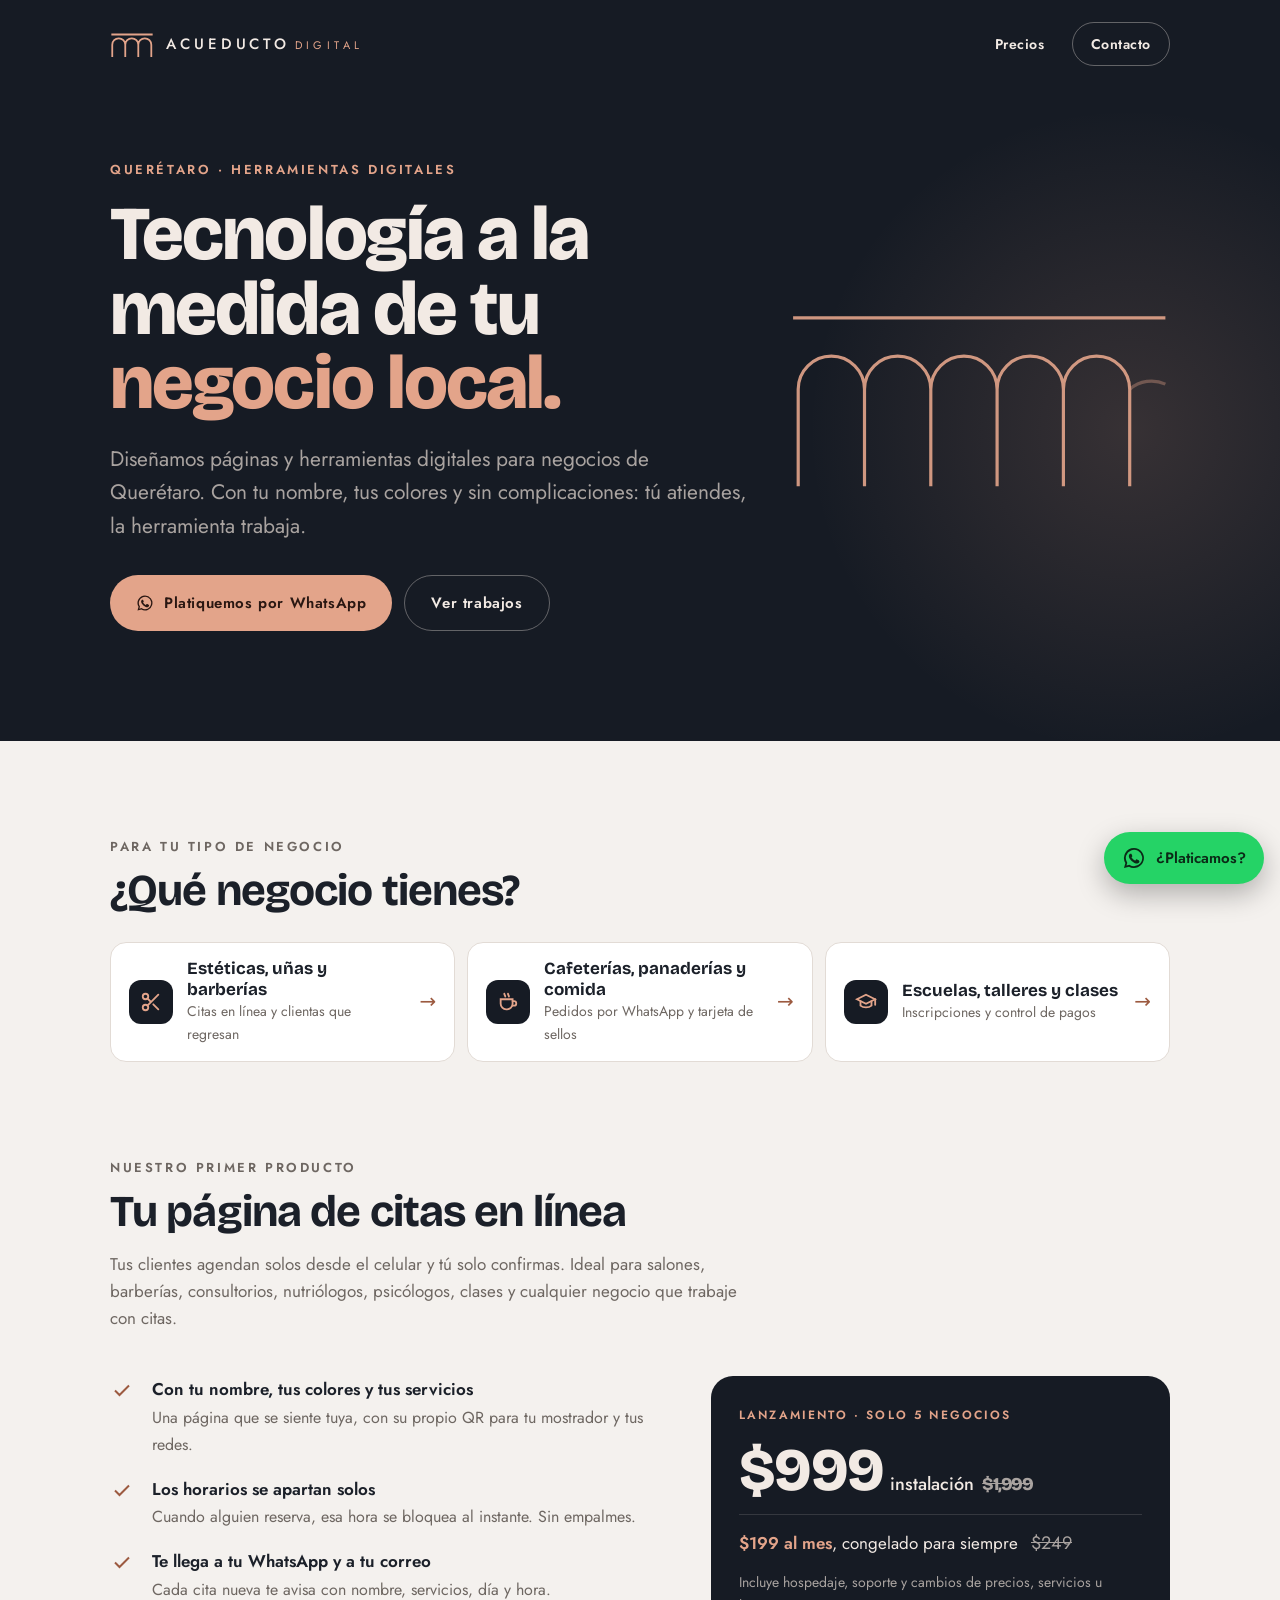
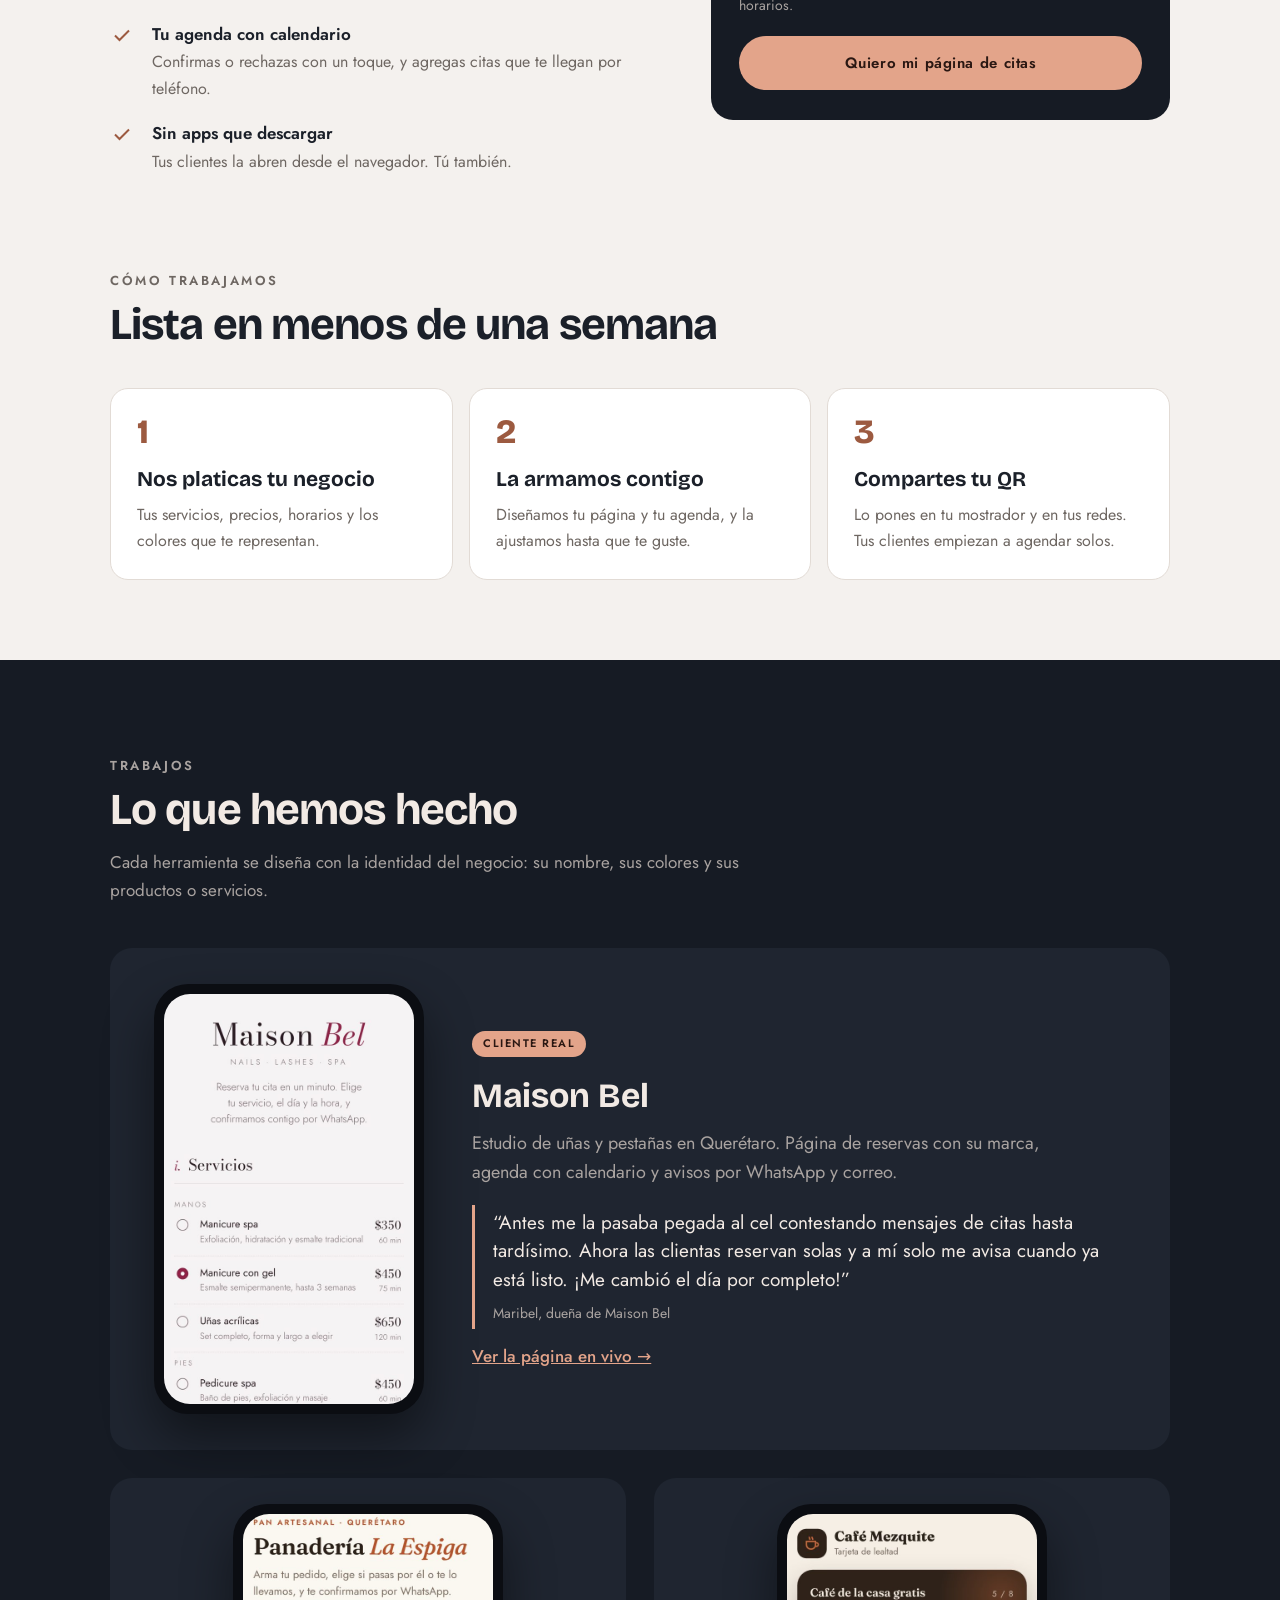
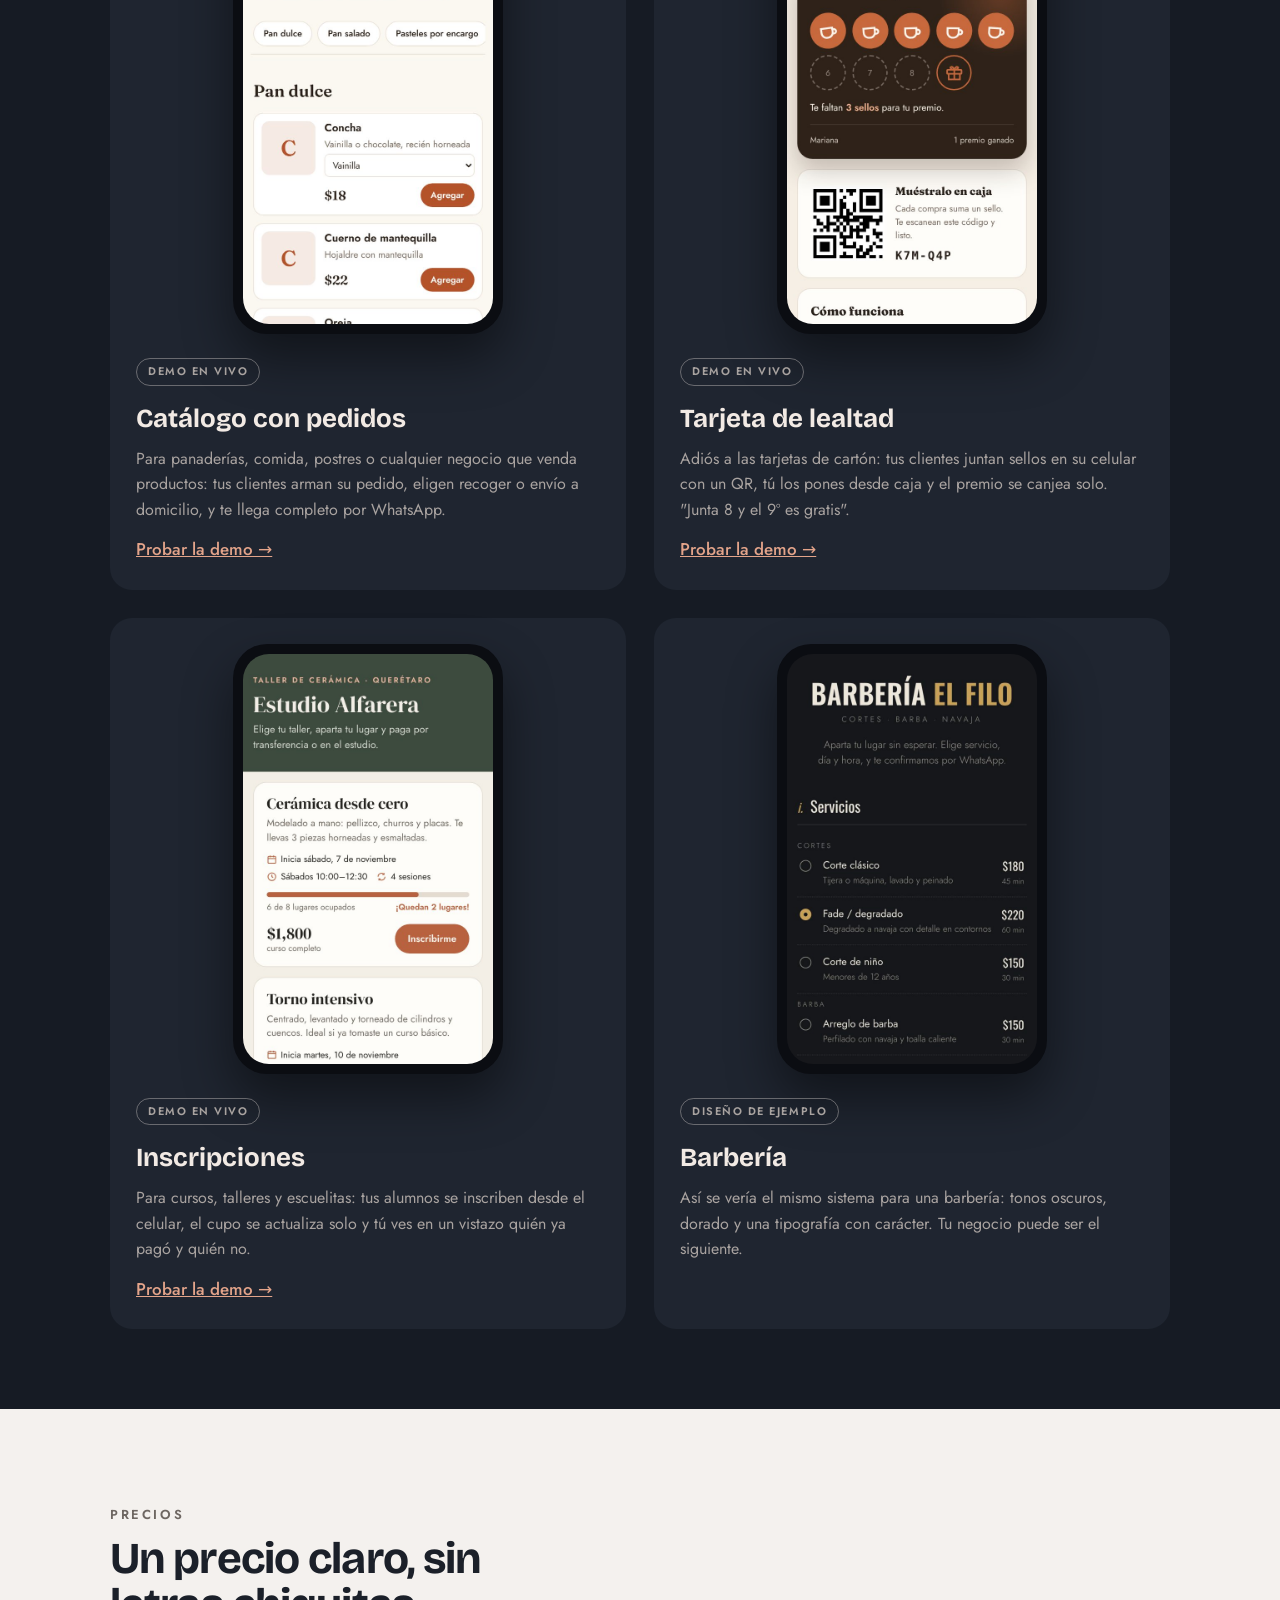
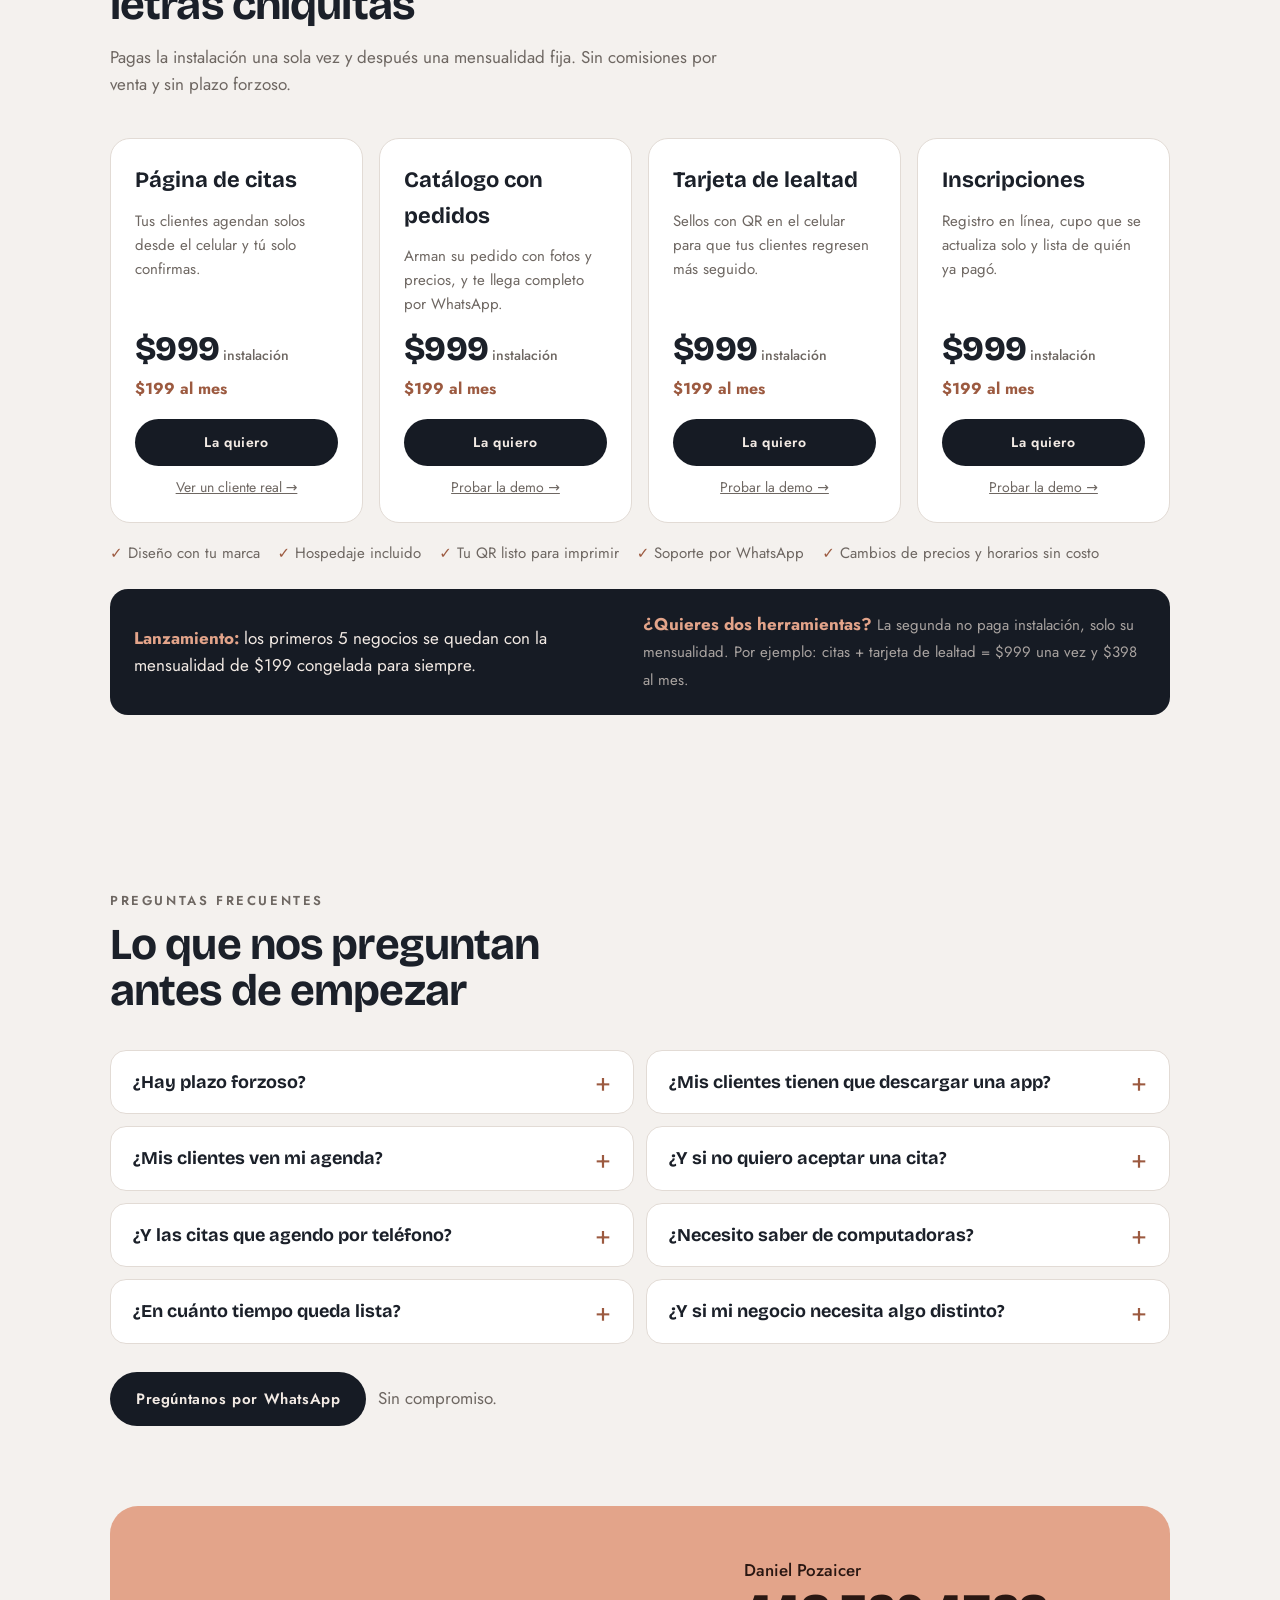
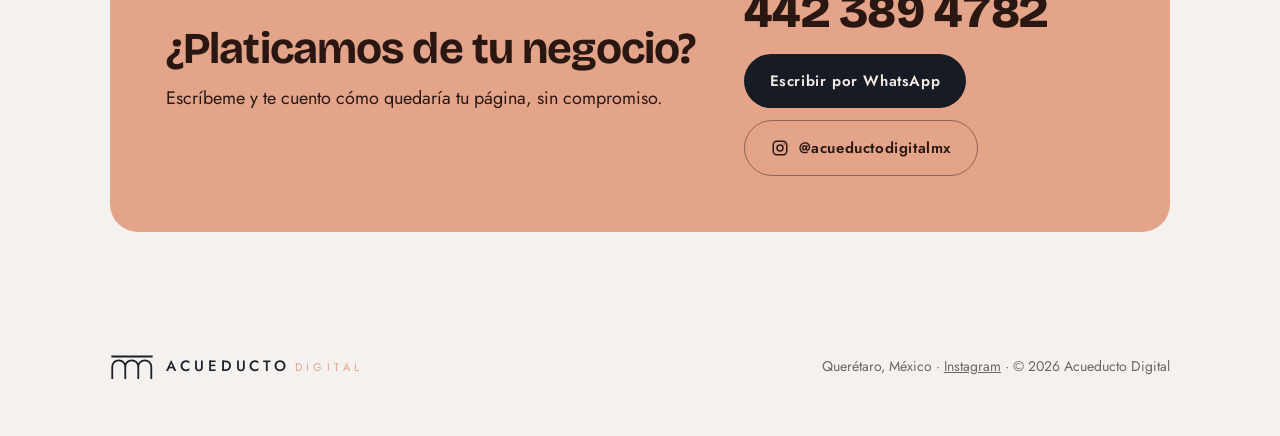
<file: index.html>
<!doctype html>
<html lang="es">
<head>
<meta charset="utf-8">
<meta name="viewport" content="width=device-width,initial-scale=1,viewport-fit=cover">
<title>Acueducto Digital · Herramientas digitales para negocios de Querétaro</title>
<meta name="description" content="Diseñamos páginas de citas y herramientas digitales a la medida para negocios de Querétaro. Con tu nombre, tus colores y sin complicaciones.">
<meta name="theme-color" content="#161B24">
<meta property="og:type" content="website">
<meta property="og:url" content="https://acueducto-digital.pages.dev/">
<meta property="og:title" content="Acueducto Digital · Herramientas digitales para negocios de Querétaro">
<meta property="og:description" content="Citas en línea, catálogo con pedidos, tarjeta de lealtad e inscripciones. Con tu nombre, tus colores y sin complicaciones.">
<meta property="og:image" content="https://acueducto-digital.pages.dev/img/og.jpg">
<meta property="og:image:width" content="1200">
<meta property="og:image:height" content="630">
<meta property="og:locale" content="es_MX">
<meta name="twitter:card" content="summary_large_image">
<link rel="icon" href="data:image/svg+xml,%3Csvg xmlns='http://www.w3.org/2000/svg' viewBox='-12 -22 122 106'%3E%3Crect x='-12' y='-22' width='122' height='106' rx='22' fill='%23161B24'/%3E%3Cpath d='M3 10H95 M5 60V33A14.5 14.5 0 0 1 34 33V60 M34 33A14.5 14.5 0 0 1 63 33V60 M63 33A14.5 14.5 0 0 1 92 33V60' fill='none' stroke='%23E3A48A' stroke-width='6'/%3E%3C/svg%3E">
<link rel="preconnect" href="https://fonts.googleapis.com">
<link rel="preconnect" href="https://fonts.gstatic.com" crossorigin>
<link rel="stylesheet" href="https://fonts.googleapis.com/css2?family=Bricolage+Grotesque:opsz,wght@12..96,500;12..96,700;12..96,800&family=Jost:wght@300;400;500;600&display=swap">
<link rel="canonical" href="https://acueducto-digital.pages.dev/">
<link rel="stylesheet" href="styles.css">
<script type="application/ld+json">
{
  "@context": "https://schema.org",
  "@type": "ProfessionalService",
  "name": "Acueducto Digital",
  "url": "https://acueducto-digital.pages.dev/",
  "image": "https://acueducto-digital.pages.dev/img/og.jpg",
  "description": "Páginas de citas, catálogos con pedidos, tarjetas de lealtad e inscripciones en línea para negocios de Querétaro.",
  "telephone": "+52 442 389 4782",
  "founder": { "@type": "Person", "name": "Daniel Pozaicer" },
  "address": { "@type": "PostalAddress", "addressLocality": "Querétaro", "addressRegion": "Qro.", "addressCountry": "MX" },
  "areaServed": { "@type": "City", "name": "Querétaro" },
  "sameAs": ["https://instagram.com/acueductodigitalmx"],
  "priceRange": "$$",
  "makesOffer": [
    { "@type": "Offer", "name": "Página de citas en línea", "price": "999", "priceCurrency": "MXN" },
    { "@type": "Offer", "name": "Catálogo con pedidos por WhatsApp", "price": "999", "priceCurrency": "MXN" },
    { "@type": "Offer", "name": "Tarjeta de lealtad digital", "price": "999", "priceCurrency": "MXN" },
    { "@type": "Offer", "name": "Inscripciones en línea para cursos y talleres", "price": "999", "priceCurrency": "MXN" }
  ]
}
</script>
</head>
<body>

<header class="hero">
  <div class="wrap">
    <div class="top">
      <a class="brand" href="#" aria-label="Acueducto Digital, inicio">
        <svg viewBox="0 0 98 62" aria-hidden="true"><path d="M3 10H95 M5 60V33A14.5 14.5 0 0 1 34 33V60 M34 33A14.5 14.5 0 0 1 63 33V60 M63 33A14.5 14.5 0 0 1 92 33V60" fill="none" stroke="#E3A48A" stroke-width="4"/></svg>
        <b>ACUEDUCTO<span>DIGITAL</span></b>
      </a>
      <div style="display:flex;gap:8px;align-items:center">
        <a class="btn btn-ghost nav-extra" href="#precios" style="border-color:transparent">Precios</a>
        <a class="btn btn-ghost" href="#contacto">Contacto</a>
      </div>
    </div>
    <div class="hero-grid">
      <div>
        <p class="eyebrow">Querétaro · Herramientas digitales</p>
        <h1>Tecnología a la medida de tu <em>negocio local.</em></h1>
        <p class="lead">Diseñamos páginas y herramientas digitales para negocios de Querétaro. Con tu nombre, tus colores y sin complicaciones: tú atiendes, la herramienta trabaja.</p>
        <div class="hero-actions">
          <a class="btn btn-primary wa" href="#" target="_blank" rel="noopener">
            <svg viewBox="0 0 24 24" fill="currentColor" aria-hidden="true"><path d="M12 2a10 10 0 0 0-8.6 15.1L2 22l5-1.3A10 10 0 1 0 12 2Zm0 18.2a8.2 8.2 0 0 1-4.2-1.2l-.3-.2-3 .8.8-2.9-.2-.3A8.2 8.2 0 1 1 12 20.2Zm4.5-6.1c-.2-.1-1.5-.7-1.7-.8-.2-.1-.4-.1-.6.1l-.8 1c-.1.2-.3.2-.5.1a6.7 6.7 0 0 1-3.3-2.9c-.3-.4.2-.4.7-1.3.1-.2 0-.3 0-.4l-.8-1.8c-.2-.5-.4-.4-.6-.4h-.5a1 1 0 0 0-.7.3 3 3 0 0 0-.9 2.2 5.2 5.2 0 0 0 1.1 2.7 11.8 11.8 0 0 0 4.5 4c1.7.7 2.3.8 3.1.6.5-.1 1.5-.6 1.7-1.2.2-.6.2-1.1.2-1.2-.1-.1-.2-.2-.4-.3Z"/></svg>
            Platiquemos por WhatsApp
          </a>
          <a class="btn btn-ghost" href="#trabajos">Ver trabajos</a>
        </div>
      </div>
      <svg class="arches" viewBox="0 0 300 150" aria-hidden="true">
        <path d="M4 14H296" fill="none" stroke="currentColor" stroke-width="2.5"/>
        <path d="M8 146V70A26 26 0 0 1 60 70V146 M60 70A26 26 0 0 1 112 70V146 M112 70A26 26 0 0 1 164 70V146 M164 70A26 26 0 0 1 216 70V146 M216 70A26 26 0 0 1 268 70V146" fill="none" stroke="currentColor" stroke-width="2.5"/>
        <path d="M268 70A26 26 0 0 1 296 66" fill="none" stroke="currentColor" stroke-width="2.5" opacity=".4"/>
      </svg>
    </div>
  </div>
</header>

<main>
  <section id="giros" style="padding-bottom:0">
    <div class="wrap">
      <div class="sec-head">
        <p class="kicker">Para tu tipo de negocio</p>
        <h2>¿Qué negocio tienes?</h2>
      </div>
      <div class="giros">
        <a class="giro" href="estetica/"><span class="ico"><svg viewBox="0 0 24 24" fill="none" stroke="currentColor" stroke-width="2" stroke-linecap="round"><circle cx="6" cy="6" r="3"/><circle cx="6" cy="18" r="3"/><path d="M20 4 8.1 15.9M14.5 14.5 20 20M8.1 8.1 12 12"/></svg></span><div><b>Estéticas, uñas y barberías</b><span>Citas en línea y clientas que regresan</span></div><span class="go">→</span></a>
        <a class="giro" href="cafeterias/"><span class="ico"><svg viewBox="0 0 24 24" fill="none" stroke="currentColor" stroke-width="2" stroke-linecap="round"><path d="M4 9h13v5a6 6 0 0 1-6 6h-1a6 6 0 0 1-6-6V9Z"/><path d="M17 11h1.5a2.5 2.5 0 0 1 0 5H17M8 3c0 1.5 1 1.5 1 3M12 3c0 1.5 1 1.5 1 3"/></svg></span><div><b>Cafeterías, panaderías y comida</b><span>Pedidos por WhatsApp y tarjeta de sellos</span></div><span class="go">→</span></a>
        <a class="giro" href="talleres/"><span class="ico"><svg viewBox="0 0 24 24" fill="none" stroke="currentColor" stroke-width="2" stroke-linecap="round"><path d="M2 9l10-5 10 5-10 5L2 9Z"/><path d="M6 11v5c3 2.5 9 2.5 12 0v-5M22 9v6"/></svg></span><div><b>Escuelas, talleres y clases</b><span>Inscripciones y control de pagos</span></div><span class="go">→</span></a>
      </div>
    </div>
  </section>

  <section id="citas">
    <div class="wrap">
      <div class="sec-head">
        <p class="kicker">Nuestro primer producto</p>
        <h2>Tu página de citas en línea</h2>
        <p>Tus clientes agendan solos desde el celular y tú solo confirmas. Ideal para salones, barberías, consultorios, nutriólogos, psicólogos, clases y cualquier negocio que trabaje con citas.</p>
      </div>
      <div class="product">
        <ul class="features">
          <li><svg viewBox="0 0 24 24" fill="none" stroke="currentColor" stroke-width="2"><path d="M5 12.5l4.5 4.5L19 7.5"/></svg><div><b>Con tu nombre, tus colores y tus servicios</b><span>Una página que se siente tuya, con su propio QR para tu mostrador y tus redes.</span></div></li>
          <li><svg viewBox="0 0 24 24" fill="none" stroke="currentColor" stroke-width="2"><path d="M5 12.5l4.5 4.5L19 7.5"/></svg><div><b>Los horarios se apartan solos</b><span>Cuando alguien reserva, esa hora se bloquea al instante. Sin empalmes.</span></div></li>
          <li><svg viewBox="0 0 24 24" fill="none" stroke="currentColor" stroke-width="2"><path d="M5 12.5l4.5 4.5L19 7.5"/></svg><div><b>Te llega a tu WhatsApp y a tu correo</b><span>Cada cita nueva te avisa con nombre, servicios, día y hora.</span></div></li>
          <li><svg viewBox="0 0 24 24" fill="none" stroke="currentColor" stroke-width="2"><path d="M5 12.5l4.5 4.5L19 7.5"/></svg><div><b>Tu agenda con calendario</b><span>Confirmas o rechazas con un toque, y agregas citas que te llegan por teléfono.</span></div></li>
          <li><svg viewBox="0 0 24 24" fill="none" stroke="currentColor" stroke-width="2"><path d="M5 12.5l4.5 4.5L19 7.5"/></svg><div><b>Sin apps que descargar</b><span>Tus clientes la abren desde el navegador. Tú también.</span></div></li>
        </ul>
        <div class="price">
          <span class="tagline">Lanzamiento · solo 5 negocios</span>
          <div class="big">$999<small>instalación</small><s>$1,999</s></div>
          <div class="row"><b>$199 al mes</b>, congelado para siempre <s>$249</s></div>
          <p class="note">Incluye hospedaje, soporte y cambios de precios, servicios u horarios.</p>
          <a class="btn btn-primary wa" data-msg="Hola Daniel, me interesa la página de citas para mi negocio." href="#" target="_blank" rel="noopener">Quiero mi página de citas</a>
        </div>
      </div>
    </div>
  </section>

  <section style="padding-top:0">
    <div class="wrap">
      <div class="sec-head">
        <p class="kicker">Cómo trabajamos</p>
        <h2>Lista en menos de una semana</h2>
      </div>
      <div class="steps">
        <div class="step"><div class="n">1</div><h3>Nos platicas tu negocio</h3><p>Tus servicios, precios, horarios y los colores que te representan.</p></div>
        <div class="step"><div class="n">2</div><h3>La armamos contigo</h3><p>Diseñamos tu página y tu agenda, y la ajustamos hasta que te guste.</p></div>
        <div class="step"><div class="n">3</div><h3>Compartes tu QR</h3><p>Lo pones en tu mostrador y en tus redes. Tus clientes empiezan a agendar solos.</p></div>
      </div>
    </div>
  </section>

  <section class="work" id="trabajos">
    <div class="wrap">
      <div class="sec-head">
        <p class="kicker">Trabajos</p>
        <h2>Lo que hemos hecho</h2>
        <p>Cada herramienta se diseña con la identidad del negocio: su nombre, sus colores y sus productos o servicios.</p>
      </div>
      <div class="cases">
        <article class="case featured">
          <div class="phone"><div class="screen"><img src="img/maison-bel.jpg" alt="Página de reservas de Maison Bel: servicios de manos, pies y pestañas con precios" loading="lazy"></div></div>
          <div>
            <span class="badge real">Cliente real</span>
            <h3>Maison Bel</h3>
            <p>Estudio de uñas y pestañas en Querétaro. Página de reservas con su marca, agenda con calendario y avisos por WhatsApp y correo.</p>
            <blockquote class="quote"><p>“Antes me la pasaba pegada al cel contestando mensajes de citas hasta tardísimo. Ahora las clientas reservan solas y a mí solo me avisa cuando ya está listo. ¡Me cambió el día por completo!”</p><footer>Maribel, dueña de Maison Bel</footer></blockquote>
            <a class="link" href="https://maisonbel.netlify.app" target="_blank" rel="noopener">Ver la página en vivo →</a>
          </div>
        </article>
        <article class="case">
          <div class="phone"><div class="screen"><img src="img/catalogo-ejemplo.jpg" alt="Catálogo de ejemplo de una panadería con productos, precios y botón para agregar" loading="lazy"></div></div>
          <div>
            <span class="badge demo">Demo en vivo</span>
            <h3>Catálogo con pedidos</h3>
            <p>Para panaderías, comida, postres o cualquier negocio que venda productos: tus clientes arman su pedido, eligen recoger o envío a domicilio, y te llega completo por WhatsApp.</p>
            <a class="link" href="https://la-espiga.pages.dev" target="_blank" rel="noopener">Probar la demo →</a>
          </div>
        </article>
        <article class="case">
          <div class="phone"><div class="screen"><img src="img/lealtad-ejemplo.jpg" alt="Tarjeta de lealtad de ejemplo de una cafetería: 5 de 8 sellos y un código QR para mostrar en caja" loading="lazy"></div></div>
          <div>
            <span class="badge demo">Demo en vivo</span>
            <h3>Tarjeta de lealtad</h3>
            <p>Adiós a las tarjetas de cartón: tus clientes juntan sellos en su celular con un QR, tú los pones desde caja y el premio se canjea solo. "Junta 8 y el 9º es gratis".</p>
            <a class="link" href="tarjeta-lealtad/">Probar la demo →</a>
          </div>
        </article>
        <article class="case">
          <div class="phone"><div class="screen"><img src="img/inscripciones-ejemplo.jpg" alt="Demo de inscripciones de un taller de cerámica: cursos con fechas, precio y lugares disponibles" loading="lazy"></div></div>
          <div>
            <span class="badge demo">Demo en vivo</span>
            <h3>Inscripciones</h3>
            <p>Para cursos, talleres y escuelitas: tus alumnos se inscriben desde el celular, el cupo se actualiza solo y tú ves en un vistazo quién ya pagó y quién no.</p>
            <a class="link" href="inscripciones/">Probar la demo →</a>
          </div>
        </article>
        <article class="case">
          <div class="phone"><div class="screen"><img src="img/barberia-ejemplo.jpg" alt="Diseño de ejemplo para una barbería: cortes, fade y barba con precios" loading="lazy"></div></div>
          <div>
            <span class="badge demo">Diseño de ejemplo</span>
            <h3>Barbería</h3>
            <p>Así se vería el mismo sistema para una barbería: tonos oscuros, dorado y una tipografía con carácter. Tu negocio puede ser el siguiente.</p>
          </div>
        </article>
      </div>
    </div>
  </section>

  <section id="precios">
    <div class="wrap">
      <div class="sec-head">
        <p class="kicker">Precios</p>
        <h2>Un precio claro, sin letras chiquitas</h2>
        <p>Pagas la instalación una sola vez y después una mensualidad fija. Sin comisiones por venta y sin plazo forzoso.</p>
      </div>
      <div class="plans">
        <div class="plan">
          <h3>Página de citas</h3>
          <p>Tus clientes agendan solos desde el celular y tú solo confirmas.</p>
          <div class="amt">$999<small>instalación</small></div>
          <div class="mo"><b>$199 al mes</b></div>
          <a class="btn btn-dark wa" data-msg="Hola Daniel, me interesa la página de citas para mi negocio." href="#" target="_blank" rel="noopener">La quiero</a>
          <a class="demo-link" href="https://maisonbel.netlify.app" target="_blank" rel="noopener">Ver un cliente real →</a>
        </div>
        <div class="plan">
          <h3>Catálogo con pedidos</h3>
          <p>Arman su pedido con fotos y precios, y te llega completo por WhatsApp.</p>
          <div class="amt">$999<small>instalación</small></div>
          <div class="mo"><b>$199 al mes</b></div>
          <a class="btn btn-dark wa" data-msg="Hola Daniel, me interesa el catálogo con pedidos para mi negocio." href="#" target="_blank" rel="noopener">La quiero</a>
          <a class="demo-link" href="https://la-espiga.pages.dev" target="_blank" rel="noopener">Probar la demo →</a>
        </div>
        <div class="plan">
          <h3>Tarjeta de lealtad</h3>
          <p>Sellos con QR en el celular para que tus clientes regresen más seguido.</p>
          <div class="amt">$999<small>instalación</small></div>
          <div class="mo"><b>$199 al mes</b></div>
          <a class="btn btn-dark wa" data-msg="Hola Daniel, me interesa la tarjeta de lealtad para mi negocio." href="#" target="_blank" rel="noopener">La quiero</a>
          <a class="demo-link" href="tarjeta-lealtad/">Probar la demo →</a>
        </div>
        <div class="plan">
          <h3>Inscripciones</h3>
          <p>Registro en línea, cupo que se actualiza solo y lista de quién ya pagó.</p>
          <div class="amt">$999<small>instalación</small></div>
          <div class="mo"><b>$199 al mes</b></div>
          <a class="btn btn-dark wa" data-msg="Hola Daniel, me interesan las inscripciones en línea para mi negocio." href="#" target="_blank" rel="noopener">La quiero</a>
          <a class="demo-link" href="inscripciones/">Probar la demo →</a>
        </div>
      </div>
      <ul class="incl">
        <li>Diseño con tu marca</li><li>Hospedaje incluido</li><li>Tu QR listo para imprimir</li><li>Soporte por WhatsApp</li><li>Cambios de precios y horarios sin costo</li>
      </ul>
      <div class="plans-note">
        <div><b>Lanzamiento:</b> los primeros 5 negocios se quedan con la mensualidad de $199 congelada para siempre.</div>
        <div><b>¿Quieres dos herramientas?</b> <span>La segunda no paga instalación, solo su mensualidad. Por ejemplo: citas + tarjeta de lealtad = $999 una vez y $398 al mes.</span></div>
      </div>
    </div>
  </section>

  <section id="preguntas">
    <div class="wrap">
      <div class="sec-head">
        <p class="kicker">Preguntas frecuentes</p>
        <h2>Lo que nos preguntan antes de empezar</h2>
      </div>
      <div class="faq">
        <details><summary>¿Hay plazo forzoso?</summary><p><b>No.</b> Si un mes ya no la quieres, la cancelas. Y los cambios de precios, servicios u horarios no tienen costo extra: nos mandas un WhatsApp y listo.</p></details>
        <details><summary>¿Mis clientes tienen que descargar una app?</summary><p><b>No.</b> Todo se abre desde el navegador del celular con un link o un QR. Tú también la usas así, sin instalar nada.</p></details>
        <details><summary>¿Mis clientes ven mi agenda?</summary><p><b>No. Solo ven las horas libres.</b> Las horas ocupadas salen como “ocupado”, sin nombres ni datos de nadie. Tu agenda es privada y solo entras tú.</p></details>
        <details><summary>¿Y si no quiero aceptar una cita?</summary><p><b>Tú confirmas o rechazas cada una.</b> Cada reserva llega como “por confirmar”. Con un toque la aceptas o liberas la hora. El control siempre es tuyo.</p></details>
        <details><summary>¿Y las citas que agendo por teléfono?</summary><p><b>Las agregas en tu agenda y se bloquean solas.</b> Así nadie puede apartar una hora que ya diste en persona, por teléfono o por mensaje.</p></details>
        <details><summary>¿Necesito saber de computadoras?</summary><p><b>Para nada.</b> Tú nos platicas tu negocio por WhatsApp y nosotros armamos todo. Si quieres cambiar algo después, nos escribes y lo hacemos.</p></details>
        <details><summary>¿En cuánto tiempo queda lista?</summary><p><b>En menos de una semana.</b> Nos pasas tus servicios o productos, precios y colores, la ajustamos contigo y la compartes con tu QR.</p></details>
        <details><summary>¿Y si mi negocio necesita algo distinto?</summary><p><b>Platícanos.</b> Además de citas, hacemos catálogos con pedidos, tarjetas de lealtad e inscripciones, y podemos armar algo a la medida de cómo trabajas.</p></details>
      </div>
      <div class="faq-cta">
        <a class="btn btn-dark wa" data-msg="Hola Daniel, tengo una pregunta sobre las herramientas de Acueducto Digital." href="#" target="_blank" rel="noopener">Pregúntanos por WhatsApp</a>
        <span>Sin compromiso.</span>
      </div>
    </div>
  </section>

  <section id="contacto" style="padding-top:0">
    <div class="wrap">
      <div class="contact">
        <div>
          <h2>¿Platicamos de tu negocio?</h2>
          <p style="margin-top:12px">Escríbeme y te cuento cómo quedaría tu página, sin compromiso.</p>
        </div>
        <div style="display:grid;gap:18px">
          <div class="who"><small>Daniel Pozaicer</small>442 389 4782</div>
          <div class="acts">
            <a class="btn btn-dark wa" href="#" target="_blank" rel="noopener">Escribir por WhatsApp</a>
            <a class="btn btn-outline-dark" href="https://instagram.com/acueductodigitalmx" target="_blank" rel="noopener"><svg viewBox="0 0 24 24" fill="none" stroke="currentColor" stroke-width="2" aria-hidden="true"><rect x="3" y="3" width="18" height="18" rx="5"/><circle cx="12" cy="12" r="4"/><circle cx="17.5" cy="6.5" r="1" fill="currentColor" stroke="none"/></svg> @acueductodigitalmx</a>
          </div>
        </div>
      </div>
    </div>
  </section>
</main>

<footer class="wrap">
  <a class="brand" href="#" aria-label="Acueducto Digital">
    <svg viewBox="0 0 98 62" aria-hidden="true"><path d="M3 10H95 M5 60V33A14.5 14.5 0 0 1 34 33V60 M34 33A14.5 14.5 0 0 1 63 33V60 M63 33A14.5 14.5 0 0 1 92 33V60" fill="none" stroke="#1B2029" stroke-width="4"/></svg>
    <b>ACUEDUCTO<span>DIGITAL</span></b>
  </a>
  <span>Querétaro, México · <a href="https://instagram.com/acueductodigitalmx" target="_blank" rel="noopener">Instagram</a> · © <span id="yr"></span> Acueducto Digital</span>
</footer>

<a class="wa-float wa" href="#" target="_blank" rel="noopener" aria-label="Escríbenos por WhatsApp"><svg viewBox="0 0 24 24" fill="currentColor" aria-hidden="true"><path d="M12 2a10 10 0 0 0-8.6 15.1L2 22l5-1.3A10 10 0 1 0 12 2Zm0 18.2a8.2 8.2 0 0 1-4.2-1.2l-.3-.2-3 .8.8-2.9-.2-.3A8.2 8.2 0 1 1 12 20.2Zm4.5-6.1c-.2-.1-1.5-.7-1.7-.8-.2-.1-.4-.1-.6.1l-.8 1c-.1.2-.3.2-.5.1a6.7 6.7 0 0 1-3.3-2.9c-.3-.4.2-.4.7-1.3.1-.2 0-.3 0-.4l-.8-1.8c-.2-.5-.4-.4-.6-.4h-.5a1 1 0 0 0-.7.3 3 3 0 0 0-.9 2.2 5.2 5.2 0 0 0 1.1 2.7 11.8 11.8 0 0 0 4.5 4c1.7.7 2.3.8 3.1.6.5-.1 1.5-.6 1.7-1.2.2-.6.2-1.1.2-1.2-.1-.1-.2-.2-.4-.3Z"/></svg><span>¿Platicamos?</span></a>

<script>
const WA = "524423894782";
const DEFAULT_MSG = "Hola Daniel, vi la página de Acueducto Digital y me gustaría saber más.";
document.querySelectorAll("a.wa").forEach(a => {
  a.href = "https://wa.me/" + WA + "?text=" + encodeURIComponent(a.dataset.msg || DEFAULT_MSG);
});
document.getElementById("yr").textContent = new Date().getFullYear();
// El botón flotante se esconde cuando ya se ve la tarjeta de contacto
const fl = document.querySelector(".wa-float"), ct = document.querySelector(".contact");
if (fl && ct && "IntersectionObserver" in window) {
  new IntersectionObserver(([e]) => fl.classList.toggle("hide", e.isIntersecting)).observe(ct);
}
</script>
</body>
</html>
</file>
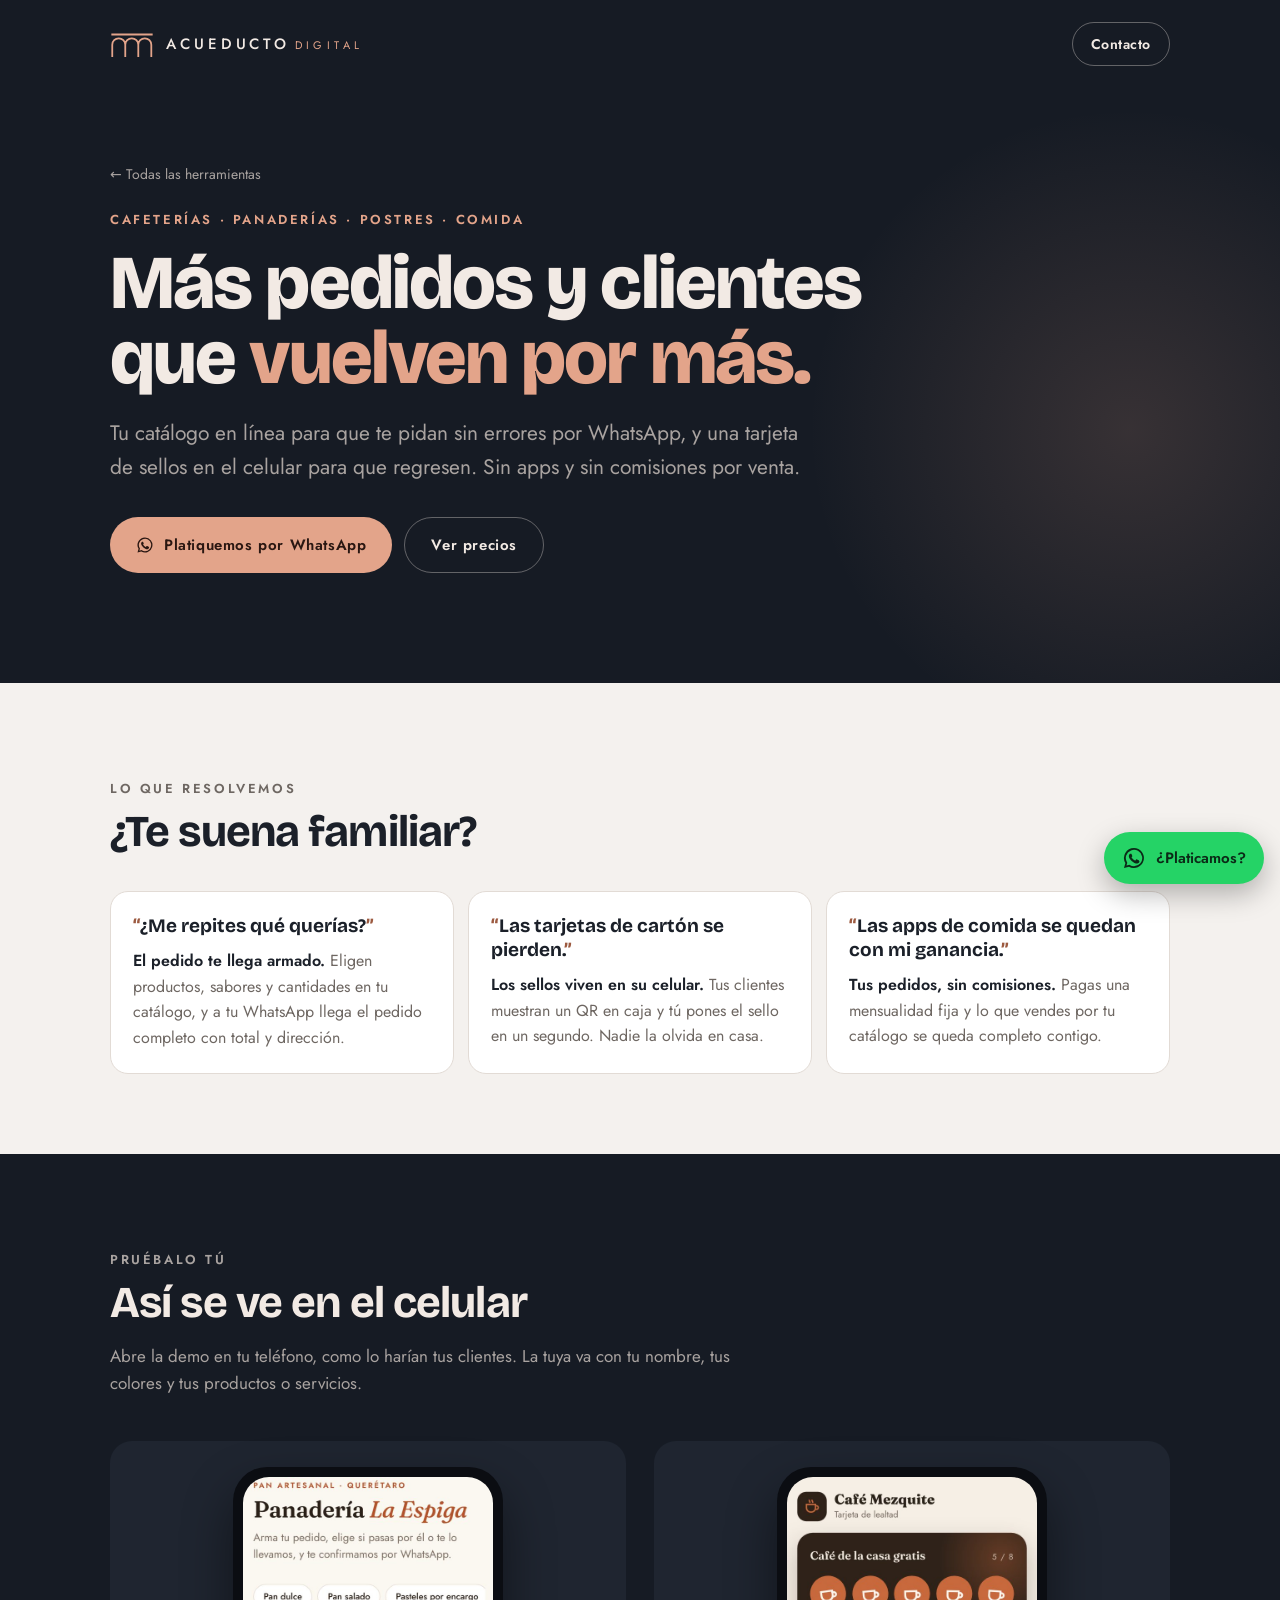
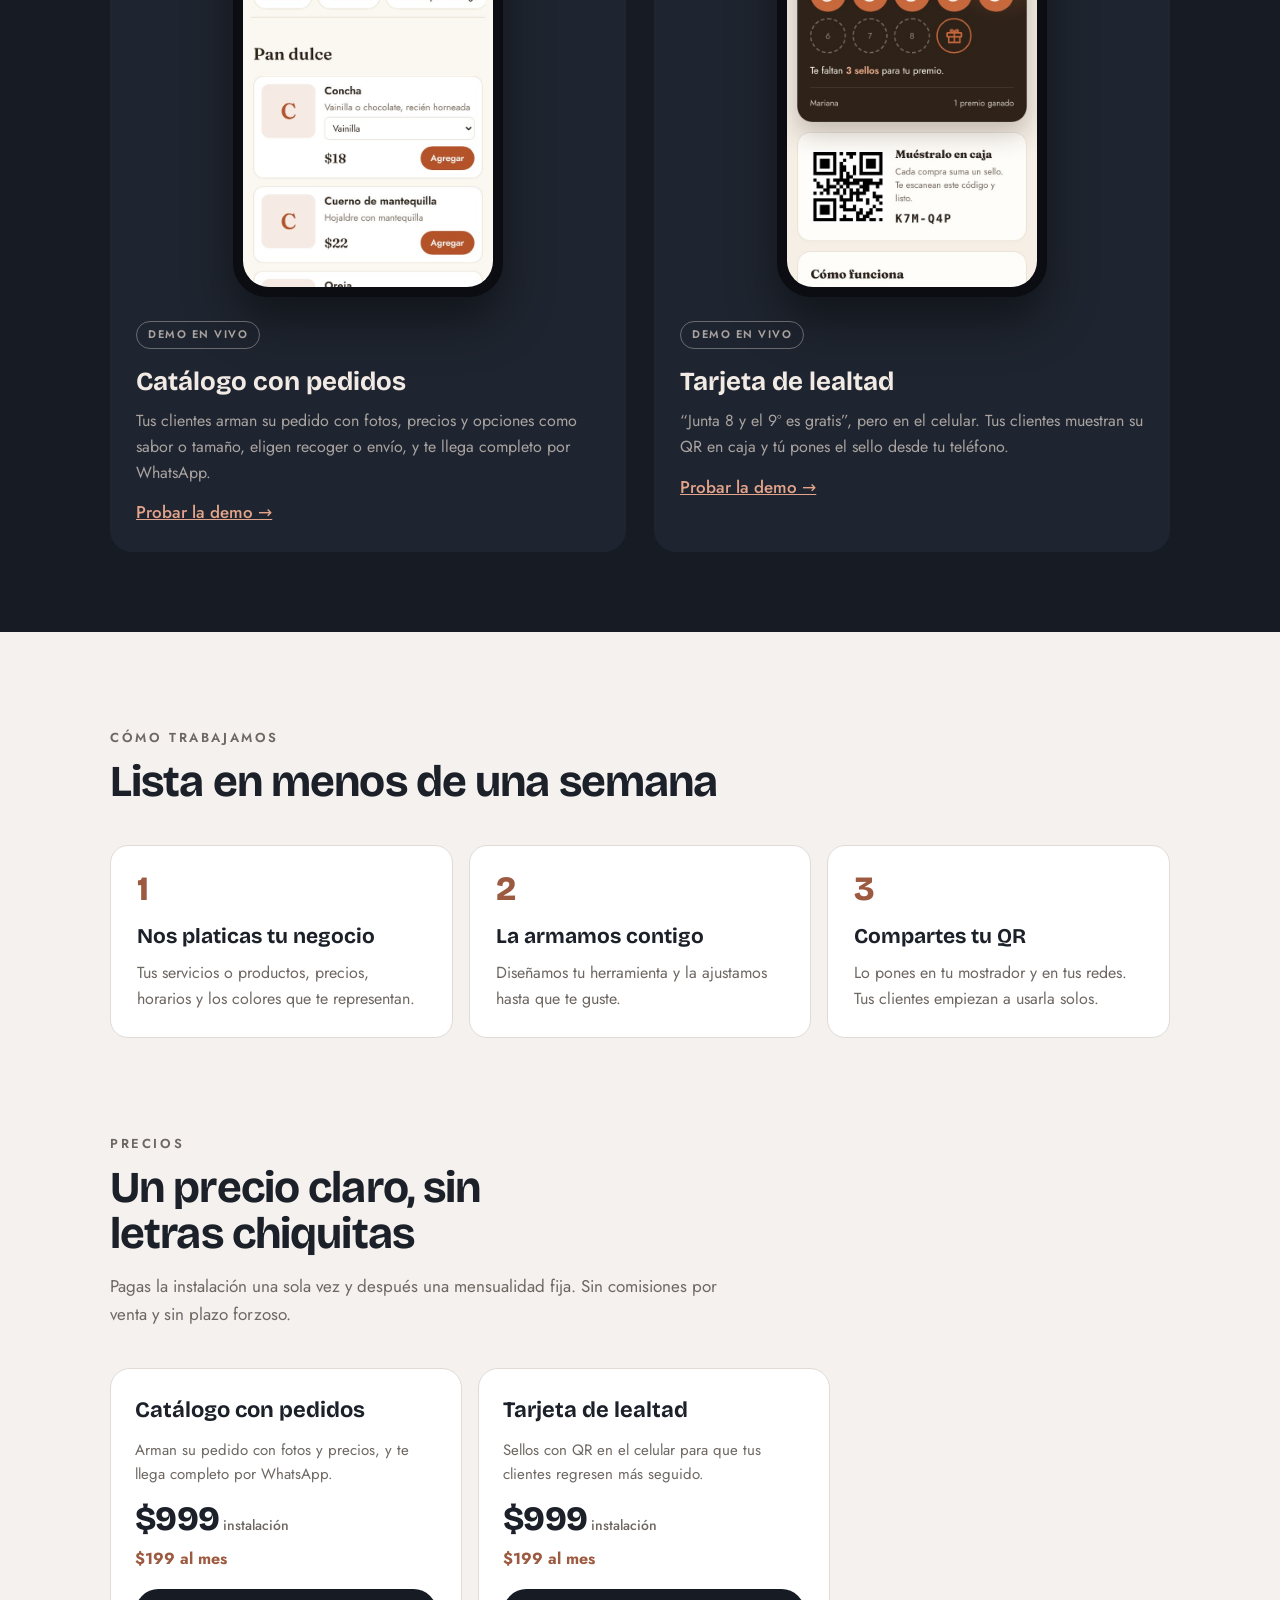
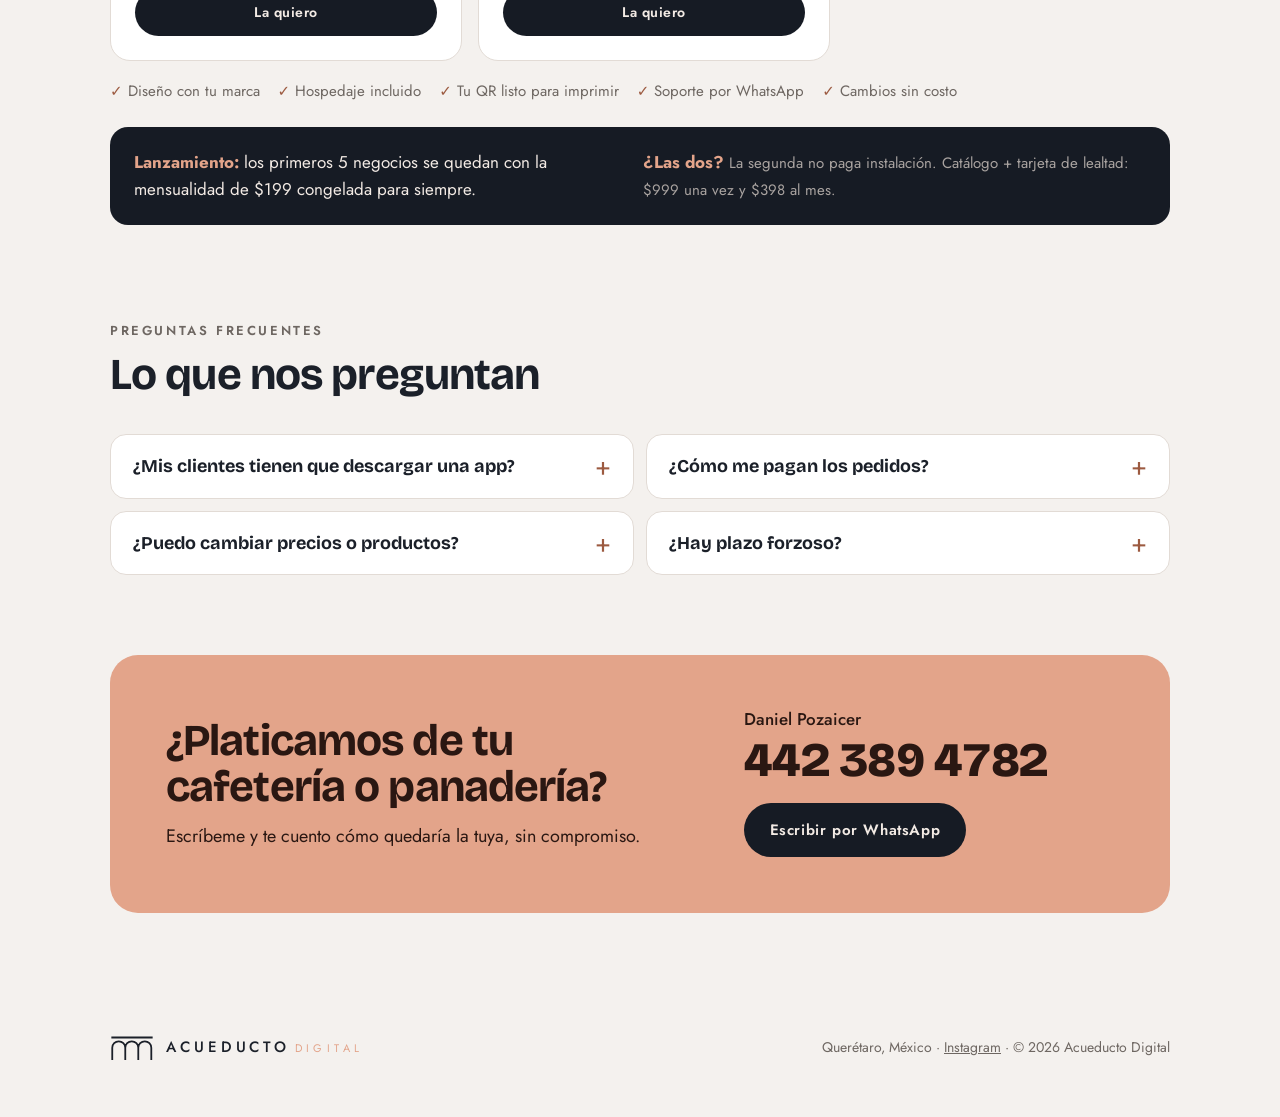
<file: cafeterias/index.html>
<!doctype html>
<html lang="es">
<head>
<meta charset="utf-8">
<meta name="viewport" content="width=device-width,initial-scale=1,viewport-fit=cover">
<title>Pedidos por WhatsApp y tarjeta de lealtad para cafeterías y panaderías en Querétaro · Acueducto Digital</title>
<meta name="description" content="Catálogo en línea con pedidos directo a tu WhatsApp y tarjeta de sellos digital con QR. Para cafeterías, panaderías, postres y comida en Querétaro. Sin comisiones por venta.">
<meta name="theme-color" content="#161B24">
<link rel="canonical" href="https://acueducto-digital.pages.dev/cafeterias/">
<meta property="og:type" content="website">
<meta property="og:url" content="https://acueducto-digital.pages.dev/cafeterias/">
<meta property="og:title" content="Pedidos por WhatsApp y tarjeta de lealtad para cafeterías y panaderías en Querétaro">
<meta property="og:description" content="Catálogo en línea con pedidos directo a tu WhatsApp y tarjeta de sellos digital con QR. Para cafeterías, panaderías, postres y comida en Querétaro. Sin comisiones por venta.">
<meta property="og:image" content="https://acueducto-digital.pages.dev/img/og.jpg">
<meta property="og:locale" content="es_MX">
<meta name="twitter:card" content="summary_large_image">
<link rel="icon" href="data:image/svg+xml,%3Csvg xmlns='http://www.w3.org/2000/svg' viewBox='-12 -22 122 106'%3E%3Crect x='-12' y='-22' width='122' height='106' rx='22' fill='%23161B24'/%3E%3Cpath d='M3 10H95 M5 60V33A14.5 14.5 0 0 1 34 33V60 M34 33A14.5 14.5 0 0 1 63 33V60 M63 33A14.5 14.5 0 0 1 92 33V60' fill='none' stroke='%23E3A48A' stroke-width='6'/%3E%3C/svg%3E">
<link rel="preconnect" href="https://fonts.googleapis.com">
<link rel="preconnect" href="https://fonts.gstatic.com" crossorigin>
<link rel="stylesheet" href="https://fonts.googleapis.com/css2?family=Bricolage+Grotesque:opsz,wght@12..96,500;12..96,700;12..96,800&family=Jost:wght@300;400;500;600&display=swap">
<link rel="stylesheet" href="../styles.css">
</head>
<body>
<!-- Página generada desde una plantilla común: estetica/, cafeterias/ y talleres/ comparten estructura. -->

<header class="hero">
  <div class="wrap">
    <div class="top">
      <a class="brand" href="../" aria-label="Acueducto Digital, inicio">
        <svg viewBox="0 0 98 62" aria-hidden="true"><path d="M3 10H95 M5 60V33A14.5 14.5 0 0 1 34 33V60 M34 33A14.5 14.5 0 0 1 63 33V60 M63 33A14.5 14.5 0 0 1 92 33V60" fill="none" stroke="#E3A48A" stroke-width="4"/></svg>
        <b>ACUEDUCTO<span>DIGITAL</span></b>
      </a>
      <a class="btn btn-ghost" href="#contacto">Contacto</a>
    </div>
    <div class="hero-grid" style="grid-template-columns:1fr">
      <div>
        <a class="crumb" href="../">← Todas las herramientas</a>
        <p class="eyebrow" style="margin-top:22px">Cafeterías · Panaderías · Postres · Comida</p>
        <h1>Más pedidos y clientes que <em>vuelven por más.</em></h1>
        <p class="lead">Tu catálogo en línea para que te pidan sin errores por WhatsApp, y una tarjeta de sellos en el celular para que regresen. Sin apps y sin comisiones por venta.</p>
        <div class="hero-actions">
          <a class="btn btn-primary wa" data-msg="Hola Daniel, tengo una cafetería o panadería y me interesa saber más." href="#" target="_blank" rel="noopener"><svg viewBox="0 0 24 24" fill="currentColor" aria-hidden="true"><path d="M12 2a10 10 0 0 0-8.6 15.1L2 22l5-1.3A10 10 0 1 0 12 2Zm0 18.2a8.2 8.2 0 0 1-4.2-1.2l-.3-.2-3 .8.8-2.9-.2-.3A8.2 8.2 0 1 1 12 20.2Zm4.5-6.1c-.2-.1-1.5-.7-1.7-.8-.2-.1-.4-.1-.6.1l-.8 1c-.1.2-.3.2-.5.1a6.7 6.7 0 0 1-3.3-2.9c-.3-.4.2-.4.7-1.3.1-.2 0-.3 0-.4l-.8-1.8c-.2-.5-.4-.4-.6-.4h-.5a1 1 0 0 0-.7.3 3 3 0 0 0-.9 2.2 5.2 5.2 0 0 0 1.1 2.7 11.8 11.8 0 0 0 4.5 4c1.7.7 2.3.8 3.1.6.5-.1 1.5-.6 1.7-1.2.2-.6.2-1.1.2-1.2-.1-.1-.2-.2-.4-.3Z"/></svg> Platiquemos por WhatsApp</a>
          <a class="btn btn-ghost" href="#precios">Ver precios</a>
        </div>
      </div>
    </div>
  </div>
</header>

<main>
  <section>
    <div class="wrap">
      <div class="sec-head">
        <p class="kicker">Lo que resolvemos</p>
        <h2>¿Te suena familiar?</h2>
      </div>
      <div class="pains">
        <div class="pain"><div class="q">¿Me repites qué querías?</div><p><b>El pedido te llega armado.</b> Eligen productos, sabores y cantidades en tu catálogo, y a tu WhatsApp llega el pedido completo con total y dirección.</p></div>
        <div class="pain"><div class="q">Las tarjetas de cartón se pierden.</div><p><b>Los sellos viven en su celular.</b> Tus clientes muestran un QR en caja y tú pones el sello en un segundo. Nadie la olvida en casa.</p></div>
        <div class="pain"><div class="q">Las apps de comida se quedan con mi ganancia.</div><p><b>Tus pedidos, sin comisiones.</b> Pagas una mensualidad fija y lo que vendes por tu catálogo se queda completo contigo.</p></div>
      </div>
    </div>
  </section>

  <section class="work">
    <div class="wrap">
      <div class="sec-head">
        <p class="kicker">Pruébalo tú</p>
        <h2>Así se ve en el celular</h2>
        <p>Abre la demo en tu teléfono, como lo harían tus clientes. La tuya va con tu nombre, tus colores y tus productos o servicios.</p>
      </div>
      <div class="cases">
        <article class="case">
          <div class="phone"><div class="screen"><img src="../img/catalogo-ejemplo.jpg" alt="Catálogo de ejemplo de una panadería con productos y precios" loading="lazy"></div></div>
          <div>
            <span class="badge demo">Demo en vivo</span>
            <h3>Catálogo con pedidos</h3>
            <p>Tus clientes arman su pedido con fotos, precios y opciones como sabor o tamaño, eligen recoger o envío, y te llega completo por WhatsApp.</p>
            <a class="link" href="https://la-espiga.pages.dev" target="_blank" rel="noopener">Probar la demo →</a>
          </div>
        </article>
        <article class="case">
          <div class="phone"><div class="screen"><img src="../img/lealtad-ejemplo.jpg" alt="Tarjeta de lealtad de ejemplo con 5 de 8 sellos y código QR" loading="lazy"></div></div>
          <div>
            <span class="badge demo">Demo en vivo</span>
            <h3>Tarjeta de lealtad</h3>
            <p>“Junta 8 y el 9º es gratis”, pero en el celular. Tus clientes muestran su QR en caja y tú pones el sello desde tu teléfono.</p>
            <a class="link" href="../tarjeta-lealtad/">Probar la demo →</a>
          </div>
        </article>
      </div>
    </div>
  </section>

  <section>
    <div class="wrap">
      <div class="sec-head">
        <p class="kicker">Cómo trabajamos</p>
        <h2>Lista en menos de una semana</h2>
      </div>
      <div class="steps">
        <div class="step"><div class="n">1</div><h3>Nos platicas tu negocio</h3><p>Tus servicios o productos, precios, horarios y los colores que te representan.</p></div>
        <div class="step"><div class="n">2</div><h3>La armamos contigo</h3><p>Diseñamos tu herramienta y la ajustamos hasta que te guste.</p></div>
        <div class="step"><div class="n">3</div><h3>Compartes tu QR</h3><p>Lo pones en tu mostrador y en tus redes. Tus clientes empiezan a usarla solos.</p></div>
      </div>
    </div>
  </section>

  <section id="precios" style="padding-top:0">
    <div class="wrap">
      <div class="sec-head">
        <p class="kicker">Precios</p>
        <h2>Un precio claro, sin letras chiquitas</h2>
        <p>Pagas la instalación una sola vez y después una mensualidad fija. Sin comisiones por venta y sin plazo forzoso.</p>
      </div>
      <div class="plans two">
        <div class="plan">
          <h3>Catálogo con pedidos</h3>
          <p>Arman su pedido con fotos y precios, y te llega completo por WhatsApp.</p>
          <div class="amt">$999<small>instalación</small></div>
          <div class="mo"><b>$199 al mes</b></div>
          <a class="btn btn-dark wa" data-msg="Hola Daniel, tengo una cafetería o panadería y me interesa el catálogo con pedidos." href="#" target="_blank" rel="noopener">La quiero</a>
        </div>
        <div class="plan">
          <h3>Tarjeta de lealtad</h3>
          <p>Sellos con QR en el celular para que tus clientes regresen más seguido.</p>
          <div class="amt">$999<small>instalación</small></div>
          <div class="mo"><b>$199 al mes</b></div>
          <a class="btn btn-dark wa" data-msg="Hola Daniel, tengo una cafetería o panadería y me interesa la tarjeta de lealtad." href="#" target="_blank" rel="noopener">La quiero</a>
        </div>
      </div>
      <ul class="incl">
        <li>Diseño con tu marca</li><li>Hospedaje incluido</li><li>Tu QR listo para imprimir</li><li>Soporte por WhatsApp</li><li>Cambios sin costo</li>
      </ul>
      <div class="plans-note">
        <div><b>Lanzamiento:</b> los primeros 5 negocios se quedan con la mensualidad de $199 congelada para siempre.</div>
        <div><b>¿Las dos?</b> <span>La segunda no paga instalación. Catálogo + tarjeta de lealtad: $999 una vez y $398 al mes.</span></div>
      </div>
    </div>
  </section>

  <section style="padding-top:0">
    <div class="wrap">
      <div class="sec-head">
        <p class="kicker">Preguntas frecuentes</p>
        <h2>Lo que nos preguntan</h2>
      </div>
      <div class="faq">
        <details><summary>¿Mis clientes tienen que descargar una app?</summary><p><b>No.</b> Todo se abre desde el navegador del celular con un link o un QR.</p></details>
        <details><summary>¿Cómo me pagan los pedidos?</summary><p><b>Como tú ya cobras.</b> Transferencia, efectivo al recoger o al entregar. El catálogo te manda el pedido y tú confirmas el pago como siempre.</p></details>
        <details><summary>¿Puedo cambiar precios o productos?</summary><p><b>Sí, sin costo.</b> Nos mandas un WhatsApp con el cambio y lo actualizamos.</p></details>
        <details><summary>¿Hay plazo forzoso?</summary><p><b>No.</b> Si un mes ya no lo quieres, lo cancelas.</p></details>
      </div>
    </div>
  </section>

  <section id="contacto" style="padding-top:0">
    <div class="wrap">
      <div class="contact">
        <div>
          <h2>¿Platicamos de tu cafetería o panadería?</h2>
          <p style="margin-top:12px">Escríbeme y te cuento cómo quedaría la tuya, sin compromiso.</p>
        </div>
        <div style="display:grid;gap:18px">
          <div class="who"><small>Daniel Pozaicer</small>442 389 4782</div>
          <div class="acts">
            <a class="btn btn-dark wa" data-msg="Hola Daniel, tengo una cafetería o panadería y me interesa saber más." href="#" target="_blank" rel="noopener">Escribir por WhatsApp</a>
          </div>
        </div>
      </div>
    </div>
  </section>
</main>

<footer class="wrap">
  <a class="brand" href="../" aria-label="Acueducto Digital">
    <svg viewBox="0 0 98 62" aria-hidden="true"><path d="M3 10H95 M5 60V33A14.5 14.5 0 0 1 34 33V60 M34 33A14.5 14.5 0 0 1 63 33V60 M63 33A14.5 14.5 0 0 1 92 33V60" fill="none" stroke="#1B2029" stroke-width="4"/></svg>
    <b>ACUEDUCTO<span>DIGITAL</span></b>
  </a>
  <span>Querétaro, México · <a href="https://instagram.com/acueductodigitalmx" target="_blank" rel="noopener">Instagram</a> · © <span id="yr"></span> Acueducto Digital</span>
</footer>

<a class="wa-float wa" data-msg="Hola Daniel, tengo una cafetería o panadería y me interesa saber más." href="#" target="_blank" rel="noopener" aria-label="Escríbenos por WhatsApp"><svg viewBox="0 0 24 24" fill="currentColor" aria-hidden="true"><path d="M12 2a10 10 0 0 0-8.6 15.1L2 22l5-1.3A10 10 0 1 0 12 2Zm0 18.2a8.2 8.2 0 0 1-4.2-1.2l-.3-.2-3 .8.8-2.9-.2-.3A8.2 8.2 0 1 1 12 20.2Zm4.5-6.1c-.2-.1-1.5-.7-1.7-.8-.2-.1-.4-.1-.6.1l-.8 1c-.1.2-.3.2-.5.1a6.7 6.7 0 0 1-3.3-2.9c-.3-.4.2-.4.7-1.3.1-.2 0-.3 0-.4l-.8-1.8c-.2-.5-.4-.4-.6-.4h-.5a1 1 0 0 0-.7.3 3 3 0 0 0-.9 2.2 5.2 5.2 0 0 0 1.1 2.7 11.8 11.8 0 0 0 4.5 4c1.7.7 2.3.8 3.1.6.5-.1 1.5-.6 1.7-1.2.2-.6.2-1.1.2-1.2-.1-.1-.2-.2-.4-.3Z"/></svg><span>¿Platicamos?</span></a>

<script>
const WA = "524423894782";
document.querySelectorAll("a.wa").forEach(a => {
  a.href = "https://wa.me/" + WA + "?text=" + encodeURIComponent(a.dataset.msg || "Hola Daniel, vi la página de Acueducto Digital y me gustaría saber más.");
});
document.getElementById("yr").textContent = new Date().getFullYear();
const fl = document.querySelector(".wa-float"), ct = document.querySelector(".contact");
if (fl && ct && "IntersectionObserver" in window) {
  new IntersectionObserver(([en]) => fl.classList.toggle("hide", en.isIntersecting)).observe(ct);
}
</script>
</body>
</html>
</file>
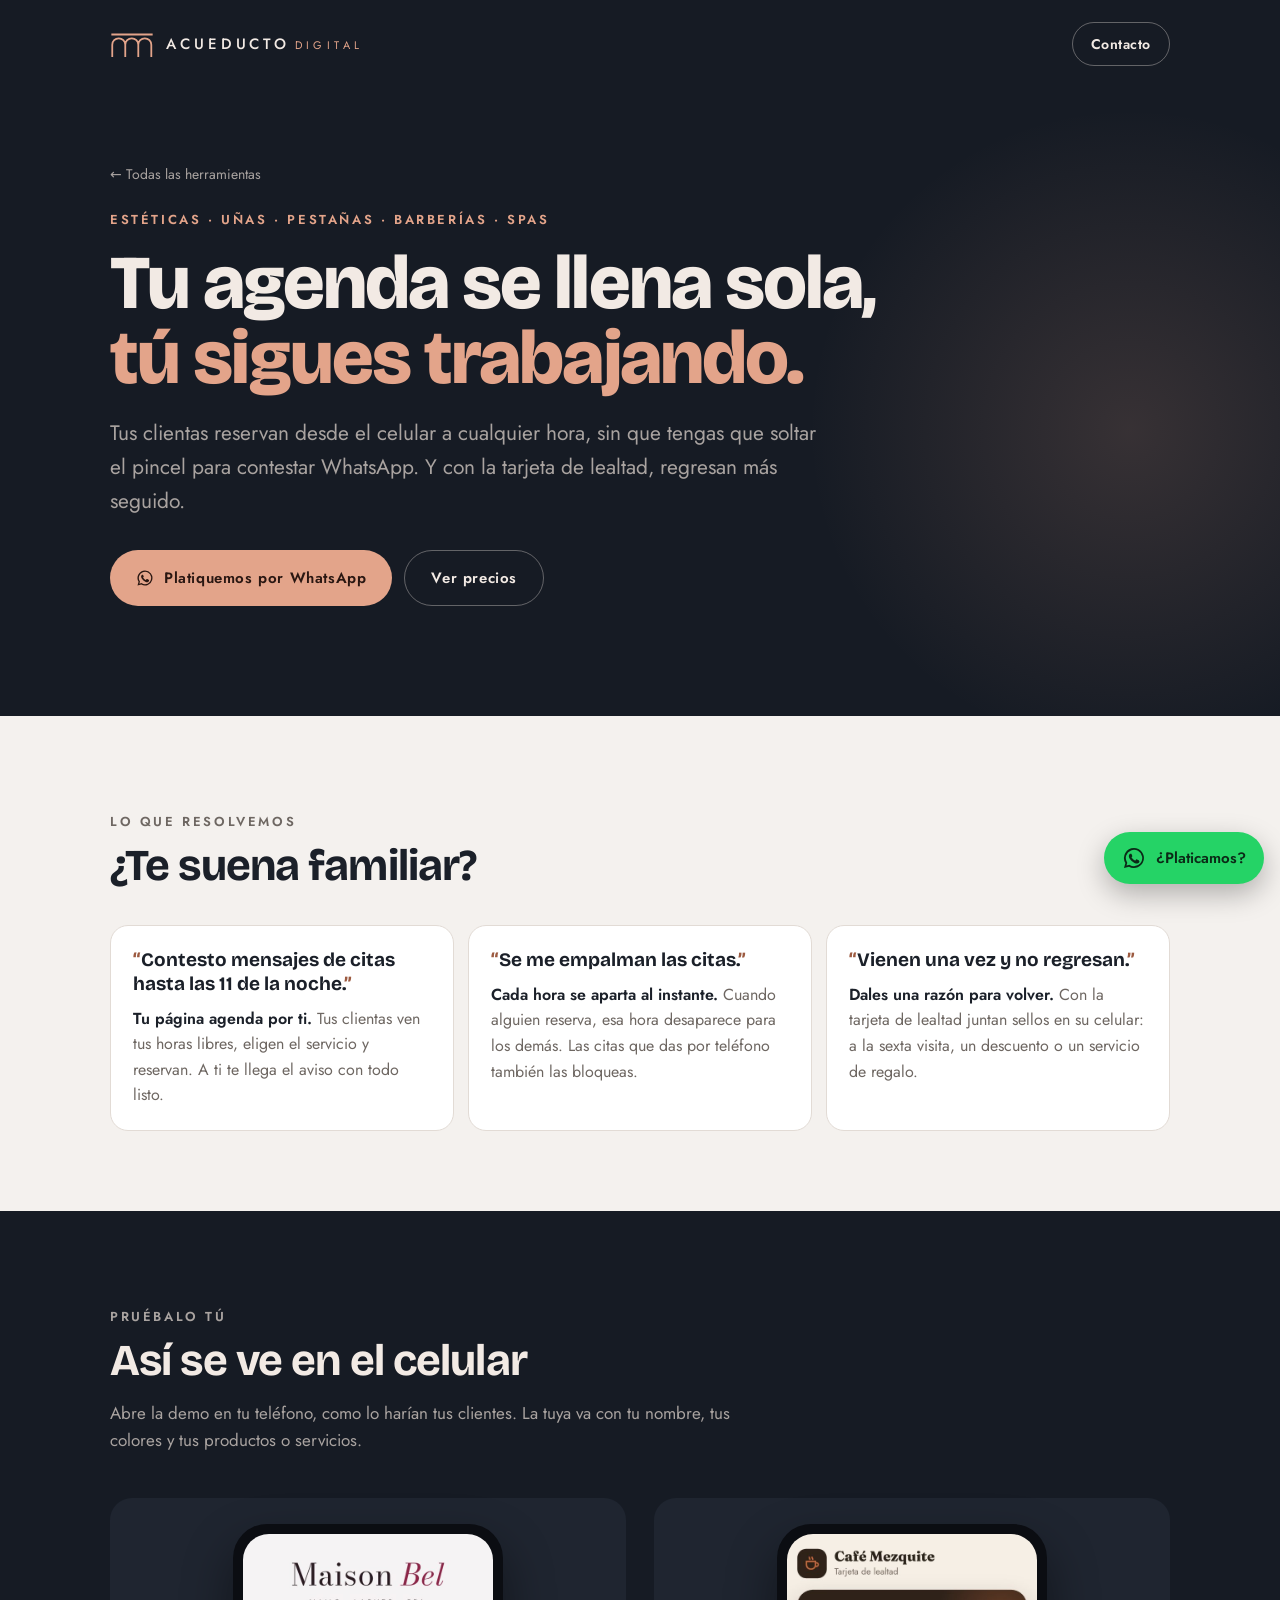
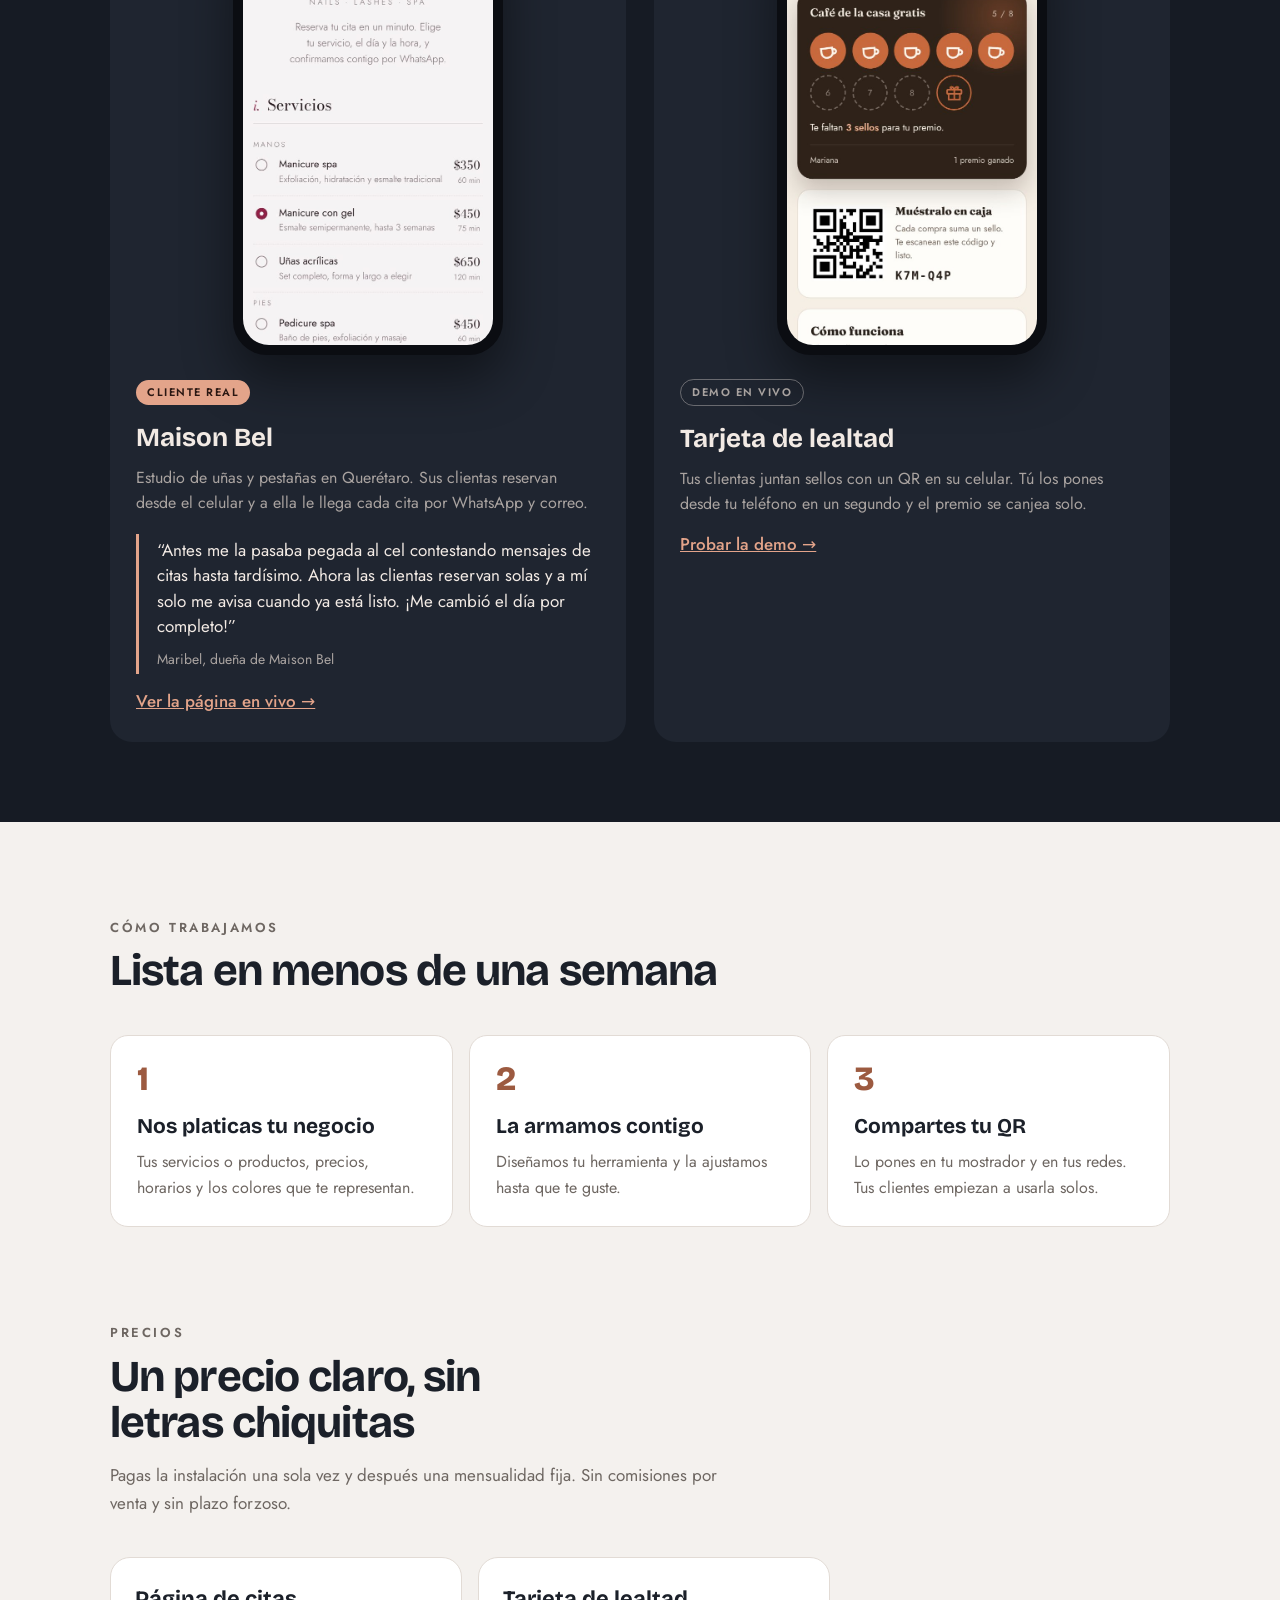
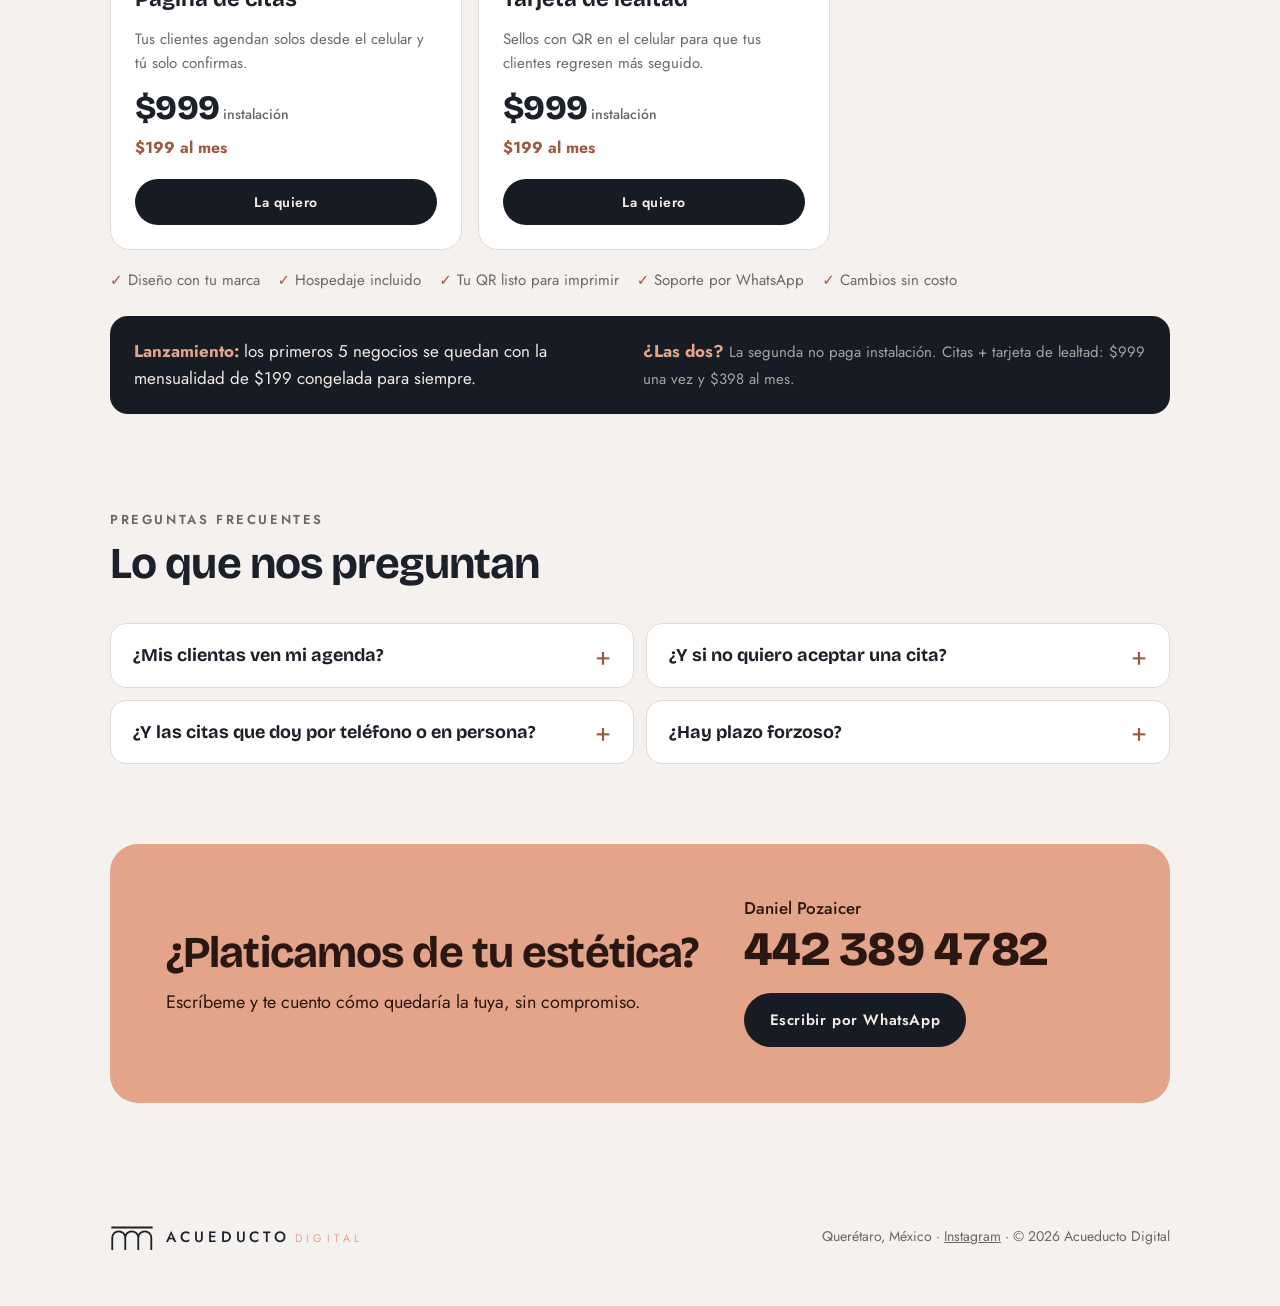
<file: estetica/index.html>
<!doctype html>
<html lang="es">
<head>
<meta charset="utf-8">
<meta name="viewport" content="width=device-width,initial-scale=1,viewport-fit=cover">
<title>Citas en línea para estéticas, uñas y barberías en Querétaro · Acueducto Digital</title>
<meta name="description" content="Tus clientas reservan solas desde el celular y regresan más seguido con tarjeta de lealtad digital. Para estéticas, estudios de uñas, pestañas, barberías y spas en Querétaro.">
<meta name="theme-color" content="#161B24">
<link rel="canonical" href="https://acueducto-digital.pages.dev/estetica/">
<meta property="og:type" content="website">
<meta property="og:url" content="https://acueducto-digital.pages.dev/estetica/">
<meta property="og:title" content="Citas en línea para estéticas, uñas y barberías en Querétaro">
<meta property="og:description" content="Tus clientas reservan solas desde el celular y regresan más seguido con tarjeta de lealtad digital. Para estéticas, estudios de uñas, pestañas, barberías y spas en Querétaro.">
<meta property="og:image" content="https://acueducto-digital.pages.dev/img/og.jpg">
<meta property="og:locale" content="es_MX">
<meta name="twitter:card" content="summary_large_image">
<link rel="icon" href="data:image/svg+xml,%3Csvg xmlns='http://www.w3.org/2000/svg' viewBox='-12 -22 122 106'%3E%3Crect x='-12' y='-22' width='122' height='106' rx='22' fill='%23161B24'/%3E%3Cpath d='M3 10H95 M5 60V33A14.5 14.5 0 0 1 34 33V60 M34 33A14.5 14.5 0 0 1 63 33V60 M63 33A14.5 14.5 0 0 1 92 33V60' fill='none' stroke='%23E3A48A' stroke-width='6'/%3E%3C/svg%3E">
<link rel="preconnect" href="https://fonts.googleapis.com">
<link rel="preconnect" href="https://fonts.gstatic.com" crossorigin>
<link rel="stylesheet" href="https://fonts.googleapis.com/css2?family=Bricolage+Grotesque:opsz,wght@12..96,500;12..96,700;12..96,800&family=Jost:wght@300;400;500;600&display=swap">
<link rel="stylesheet" href="../styles.css">
</head>
<body>
<!-- Página generada desde una plantilla común: estetica/, cafeterias/ y talleres/ comparten estructura. -->

<header class="hero">
  <div class="wrap">
    <div class="top">
      <a class="brand" href="../" aria-label="Acueducto Digital, inicio">
        <svg viewBox="0 0 98 62" aria-hidden="true"><path d="M3 10H95 M5 60V33A14.5 14.5 0 0 1 34 33V60 M34 33A14.5 14.5 0 0 1 63 33V60 M63 33A14.5 14.5 0 0 1 92 33V60" fill="none" stroke="#E3A48A" stroke-width="4"/></svg>
        <b>ACUEDUCTO<span>DIGITAL</span></b>
      </a>
      <a class="btn btn-ghost" href="#contacto">Contacto</a>
    </div>
    <div class="hero-grid" style="grid-template-columns:1fr">
      <div>
        <a class="crumb" href="../">← Todas las herramientas</a>
        <p class="eyebrow" style="margin-top:22px">Estéticas · Uñas · Pestañas · Barberías · Spas</p>
        <h1>Tu agenda se llena sola, <em>tú sigues trabajando.</em></h1>
        <p class="lead">Tus clientas reservan desde el celular a cualquier hora, sin que tengas que soltar el pincel para contestar WhatsApp. Y con la tarjeta de lealtad, regresan más seguido.</p>
        <div class="hero-actions">
          <a class="btn btn-primary wa" data-msg="Hola Daniel, tengo una estética y me interesa saber más." href="#" target="_blank" rel="noopener"><svg viewBox="0 0 24 24" fill="currentColor" aria-hidden="true"><path d="M12 2a10 10 0 0 0-8.6 15.1L2 22l5-1.3A10 10 0 1 0 12 2Zm0 18.2a8.2 8.2 0 0 1-4.2-1.2l-.3-.2-3 .8.8-2.9-.2-.3A8.2 8.2 0 1 1 12 20.2Zm4.5-6.1c-.2-.1-1.5-.7-1.7-.8-.2-.1-.4-.1-.6.1l-.8 1c-.1.2-.3.2-.5.1a6.7 6.7 0 0 1-3.3-2.9c-.3-.4.2-.4.7-1.3.1-.2 0-.3 0-.4l-.8-1.8c-.2-.5-.4-.4-.6-.4h-.5a1 1 0 0 0-.7.3 3 3 0 0 0-.9 2.2 5.2 5.2 0 0 0 1.1 2.7 11.8 11.8 0 0 0 4.5 4c1.7.7 2.3.8 3.1.6.5-.1 1.5-.6 1.7-1.2.2-.6.2-1.1.2-1.2-.1-.1-.2-.2-.4-.3Z"/></svg> Platiquemos por WhatsApp</a>
          <a class="btn btn-ghost" href="#precios">Ver precios</a>
        </div>
      </div>
    </div>
  </div>
</header>

<main>
  <section>
    <div class="wrap">
      <div class="sec-head">
        <p class="kicker">Lo que resolvemos</p>
        <h2>¿Te suena familiar?</h2>
      </div>
      <div class="pains">
        <div class="pain"><div class="q">Contesto mensajes de citas hasta las 11 de la noche.</div><p><b>Tu página agenda por ti.</b> Tus clientas ven tus horas libres, eligen el servicio y reservan. A ti te llega el aviso con todo listo.</p></div>
        <div class="pain"><div class="q">Se me empalman las citas.</div><p><b>Cada hora se aparta al instante.</b> Cuando alguien reserva, esa hora desaparece para los demás. Las citas que das por teléfono también las bloqueas.</p></div>
        <div class="pain"><div class="q">Vienen una vez y no regresan.</div><p><b>Dales una razón para volver.</b> Con la tarjeta de lealtad juntan sellos en su celular: a la sexta visita, un descuento o un servicio de regalo.</p></div>
      </div>
    </div>
  </section>

  <section class="work">
    <div class="wrap">
      <div class="sec-head">
        <p class="kicker">Pruébalo tú</p>
        <h2>Así se ve en el celular</h2>
        <p>Abre la demo en tu teléfono, como lo harían tus clientes. La tuya va con tu nombre, tus colores y tus productos o servicios.</p>
      </div>
      <div class="cases">
        <article class="case">
          <div class="phone"><div class="screen"><img src="../img/maison-bel.jpg" alt="Página de reservas de Maison Bel con servicios y precios" loading="lazy"></div></div>
          <div>
            <span class="badge real">Cliente real</span>
            <h3>Maison Bel</h3>
            <p>Estudio de uñas y pestañas en Querétaro. Sus clientas reservan desde el celular y a ella le llega cada cita por WhatsApp y correo.</p>
            <blockquote class="quote"><p>“Antes me la pasaba pegada al cel contestando mensajes de citas hasta tardísimo. Ahora las clientas reservan solas y a mí solo me avisa cuando ya está listo. ¡Me cambió el día por completo!”</p><footer>Maribel, dueña de Maison Bel</footer></blockquote>
            <a class="link" href="https://maisonbel.netlify.app" target="_blank" rel="noopener">Ver la página en vivo →</a>
          </div>
        </article>
        <article class="case">
          <div class="phone"><div class="screen"><img src="../img/lealtad-ejemplo.jpg" alt="Tarjeta de lealtad de ejemplo con 5 de 8 sellos y código QR" loading="lazy"></div></div>
          <div>
            <span class="badge demo">Demo en vivo</span>
            <h3>Tarjeta de lealtad</h3>
            <p>Tus clientas juntan sellos con un QR en su celular. Tú los pones desde tu teléfono en un segundo y el premio se canjea solo.</p>
            <a class="link" href="../tarjeta-lealtad/">Probar la demo →</a>
          </div>
        </article>
      </div>
    </div>
  </section>

  <section>
    <div class="wrap">
      <div class="sec-head">
        <p class="kicker">Cómo trabajamos</p>
        <h2>Lista en menos de una semana</h2>
      </div>
      <div class="steps">
        <div class="step"><div class="n">1</div><h3>Nos platicas tu negocio</h3><p>Tus servicios o productos, precios, horarios y los colores que te representan.</p></div>
        <div class="step"><div class="n">2</div><h3>La armamos contigo</h3><p>Diseñamos tu herramienta y la ajustamos hasta que te guste.</p></div>
        <div class="step"><div class="n">3</div><h3>Compartes tu QR</h3><p>Lo pones en tu mostrador y en tus redes. Tus clientes empiezan a usarla solos.</p></div>
      </div>
    </div>
  </section>

  <section id="precios" style="padding-top:0">
    <div class="wrap">
      <div class="sec-head">
        <p class="kicker">Precios</p>
        <h2>Un precio claro, sin letras chiquitas</h2>
        <p>Pagas la instalación una sola vez y después una mensualidad fija. Sin comisiones por venta y sin plazo forzoso.</p>
      </div>
      <div class="plans two">
        <div class="plan">
          <h3>Página de citas</h3>
          <p>Tus clientes agendan solos desde el celular y tú solo confirmas.</p>
          <div class="amt">$999<small>instalación</small></div>
          <div class="mo"><b>$199 al mes</b></div>
          <a class="btn btn-dark wa" data-msg="Hola Daniel, tengo una estética y me interesa la página de citas." href="#" target="_blank" rel="noopener">La quiero</a>
        </div>
        <div class="plan">
          <h3>Tarjeta de lealtad</h3>
          <p>Sellos con QR en el celular para que tus clientes regresen más seguido.</p>
          <div class="amt">$999<small>instalación</small></div>
          <div class="mo"><b>$199 al mes</b></div>
          <a class="btn btn-dark wa" data-msg="Hola Daniel, tengo una estética y me interesa la tarjeta de lealtad." href="#" target="_blank" rel="noopener">La quiero</a>
        </div>
      </div>
      <ul class="incl">
        <li>Diseño con tu marca</li><li>Hospedaje incluido</li><li>Tu QR listo para imprimir</li><li>Soporte por WhatsApp</li><li>Cambios sin costo</li>
      </ul>
      <div class="plans-note">
        <div><b>Lanzamiento:</b> los primeros 5 negocios se quedan con la mensualidad de $199 congelada para siempre.</div>
        <div><b>¿Las dos?</b> <span>La segunda no paga instalación. Citas + tarjeta de lealtad: $999 una vez y $398 al mes.</span></div>
      </div>
    </div>
  </section>

  <section style="padding-top:0">
    <div class="wrap">
      <div class="sec-head">
        <p class="kicker">Preguntas frecuentes</p>
        <h2>Lo que nos preguntan</h2>
      </div>
      <div class="faq">
        <details><summary>¿Mis clientas ven mi agenda?</summary><p><b>No. Solo ven las horas libres.</b> Las ocupadas salen como “ocupado”, sin nombres ni datos de nadie.</p></details>
        <details><summary>¿Y si no quiero aceptar una cita?</summary><p><b>Tú confirmas o rechazas cada una.</b> Cada reserva llega como “por confirmar”. Con un toque la aceptas o liberas la hora.</p></details>
        <details><summary>¿Y las citas que doy por teléfono o en persona?</summary><p><b>Las agregas en tu agenda y se bloquean solas.</b> Así nadie puede apartar una hora que ya diste.</p></details>
        <details><summary>¿Hay plazo forzoso?</summary><p><b>No.</b> Si un mes ya no la quieres, la cancelas. Y los cambios de precios, servicios u horarios no tienen costo extra.</p></details>
      </div>
    </div>
  </section>

  <section id="contacto" style="padding-top:0">
    <div class="wrap">
      <div class="contact">
        <div>
          <h2>¿Platicamos de tu estética?</h2>
          <p style="margin-top:12px">Escríbeme y te cuento cómo quedaría la tuya, sin compromiso.</p>
        </div>
        <div style="display:grid;gap:18px">
          <div class="who"><small>Daniel Pozaicer</small>442 389 4782</div>
          <div class="acts">
            <a class="btn btn-dark wa" data-msg="Hola Daniel, tengo una estética y me interesa saber más." href="#" target="_blank" rel="noopener">Escribir por WhatsApp</a>
          </div>
        </div>
      </div>
    </div>
  </section>
</main>

<footer class="wrap">
  <a class="brand" href="../" aria-label="Acueducto Digital">
    <svg viewBox="0 0 98 62" aria-hidden="true"><path d="M3 10H95 M5 60V33A14.5 14.5 0 0 1 34 33V60 M34 33A14.5 14.5 0 0 1 63 33V60 M63 33A14.5 14.5 0 0 1 92 33V60" fill="none" stroke="#1B2029" stroke-width="4"/></svg>
    <b>ACUEDUCTO<span>DIGITAL</span></b>
  </a>
  <span>Querétaro, México · <a href="https://instagram.com/acueductodigitalmx" target="_blank" rel="noopener">Instagram</a> · © <span id="yr"></span> Acueducto Digital</span>
</footer>

<a class="wa-float wa" data-msg="Hola Daniel, tengo una estética y me interesa saber más." href="#" target="_blank" rel="noopener" aria-label="Escríbenos por WhatsApp"><svg viewBox="0 0 24 24" fill="currentColor" aria-hidden="true"><path d="M12 2a10 10 0 0 0-8.6 15.1L2 22l5-1.3A10 10 0 1 0 12 2Zm0 18.2a8.2 8.2 0 0 1-4.2-1.2l-.3-.2-3 .8.8-2.9-.2-.3A8.2 8.2 0 1 1 12 20.2Zm4.5-6.1c-.2-.1-1.5-.7-1.7-.8-.2-.1-.4-.1-.6.1l-.8 1c-.1.2-.3.2-.5.1a6.7 6.7 0 0 1-3.3-2.9c-.3-.4.2-.4.7-1.3.1-.2 0-.3 0-.4l-.8-1.8c-.2-.5-.4-.4-.6-.4h-.5a1 1 0 0 0-.7.3 3 3 0 0 0-.9 2.2 5.2 5.2 0 0 0 1.1 2.7 11.8 11.8 0 0 0 4.5 4c1.7.7 2.3.8 3.1.6.5-.1 1.5-.6 1.7-1.2.2-.6.2-1.1.2-1.2-.1-.1-.2-.2-.4-.3Z"/></svg><span>¿Platicamos?</span></a>

<script>
const WA = "524423894782";
document.querySelectorAll("a.wa").forEach(a => {
  a.href = "https://wa.me/" + WA + "?text=" + encodeURIComponent(a.dataset.msg || "Hola Daniel, vi la página de Acueducto Digital y me gustaría saber más.");
});
document.getElementById("yr").textContent = new Date().getFullYear();
const fl = document.querySelector(".wa-float"), ct = document.querySelector(".contact");
if (fl && ct && "IntersectionObserver" in window) {
  new IntersectionObserver(([en]) => fl.classList.toggle("hide", en.isIntersecting)).observe(ct);
}
</script>
</body>
</html>
</file>
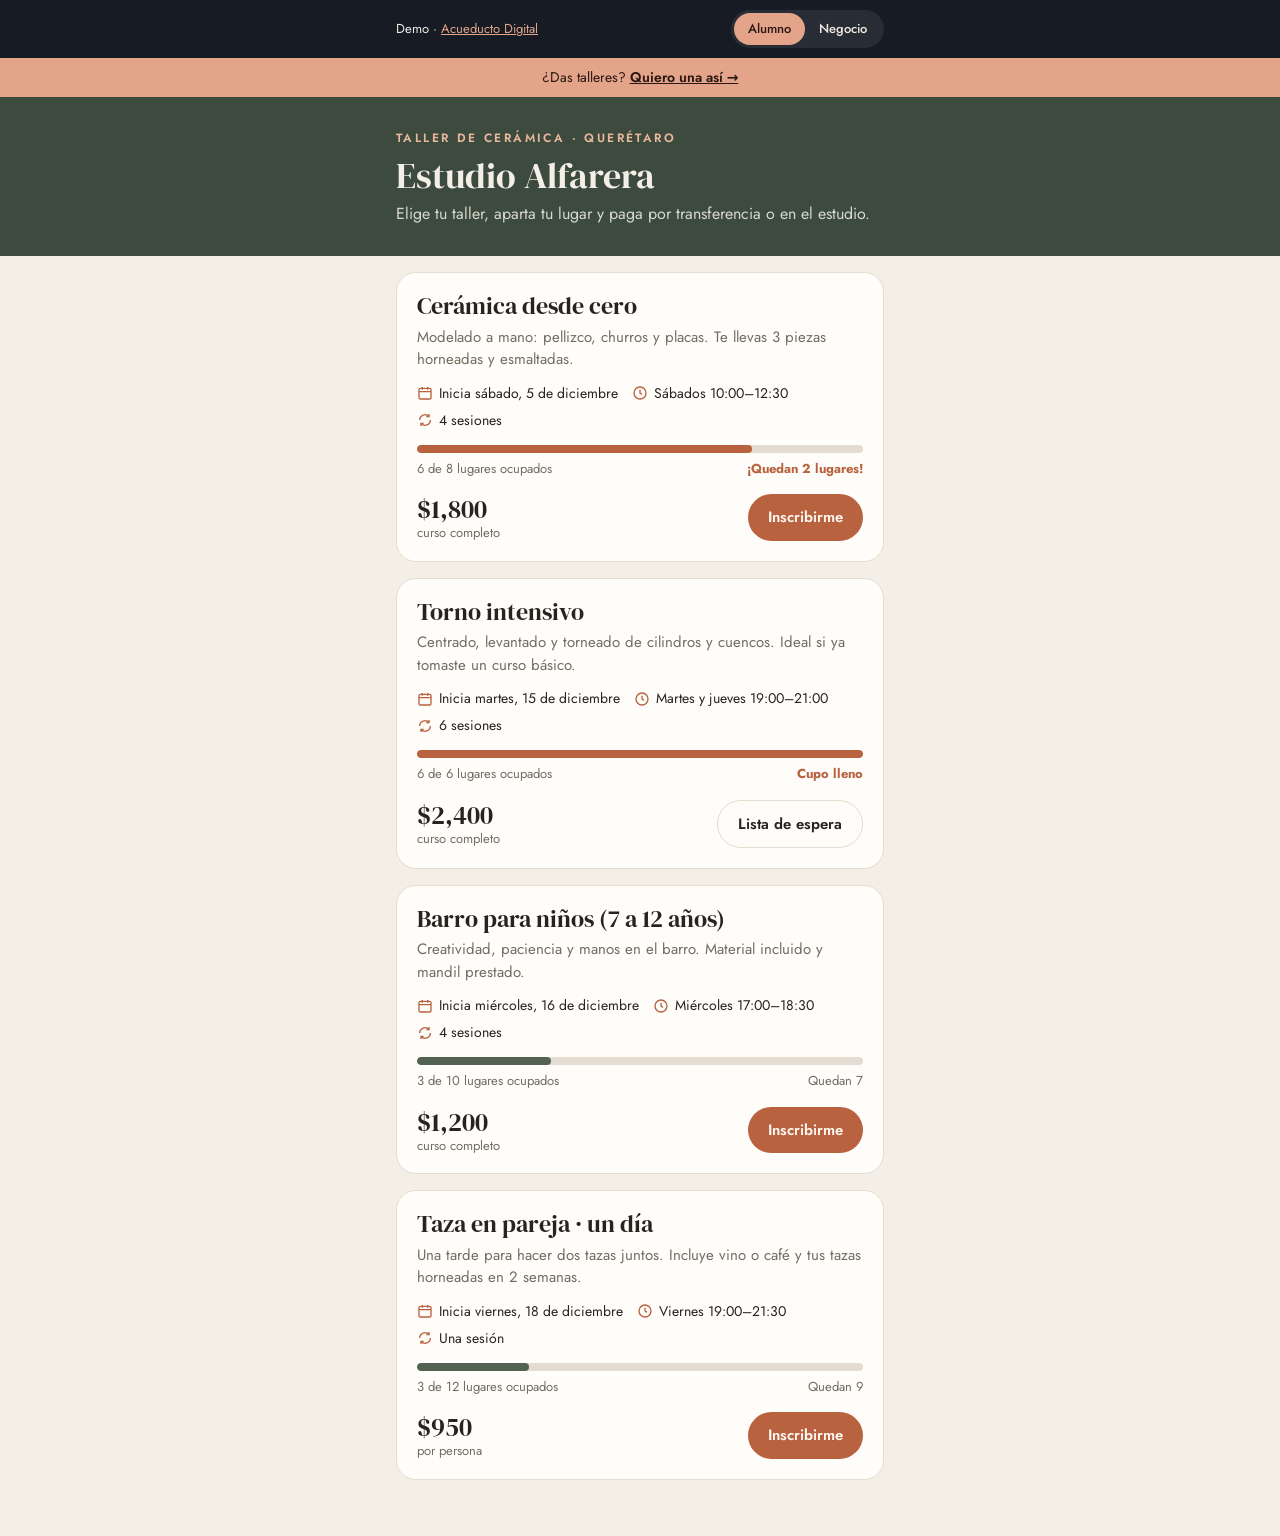
<file: inscripciones/index.html>
<!doctype html>
<html lang="es">
<head>
<meta charset="utf-8">
<meta name="viewport" content="width=device-width,initial-scale=1,viewport-fit=cover">
<title>Estudio Alfarera · Inscripciones</title>
<meta name="description" content="Demo de inscripciones en línea de Acueducto Digital: talleres con cupo, registro desde el celular y lista de quién ya pagó.">
<meta name="theme-color" content="#3D4A3E">
<meta name="robots" content="noindex">
<meta property="og:title" content="Demo: Inscripciones en línea">
<meta property="og:description" content="Registro desde el celular, cupo que se actualiza solo y lista de quién ya pagó.">
<meta property="og:image" content="https://acueducto-digital.pages.dev/img/og.jpg">
<link rel="preconnect" href="https://fonts.googleapis.com">
<link rel="preconnect" href="https://fonts.gstatic.com" crossorigin>
<link rel="stylesheet" href="https://fonts.googleapis.com/css2?family=DM+Serif+Display&family=Jost:wght@400;500;600&display=swap">
<style>
/* Marca de ejemplo (Estudio Alfarera). Para otro negocio cambian estos tokens y los datos de CURSOS. */
:root {
  --brand: #3D4A3E;
  --brand-2: #536253;
  --sand: #F3EEE6;
  --paper: #FFFDF9;
  --ink: #26241F;
  --muted: #736C62;
  --clay: #B8623F;
  --clay-ink: #FFF7F1;
  --ok: #3F7D58;
  --warn: #B07A1A;
  --line: #E4DCD0;
  --display: "DM Serif Display", Georgia, serif;
  --body: "Jost", system-ui, sans-serif;
}
* { box-sizing: border-box; }
[hidden] { display: none !important; }
html, body { margin: 0; }
body { background: var(--sand); color: var(--ink); font-family: var(--body); font-size: 16px; line-height: 1.5; min-height: 100vh; }
button, input, textarea, select { font: inherit; color: inherit; }
button { cursor: pointer; }
.wrap { max-width: 520px; margin: 0 auto; padding: 0 16px 56px; }

/* Barra de demo */
.demo-bar { background: #161B24; color: #F2EAE4; font-size: 13px; }
.demo-bar .in { max-width: 520px; margin: 0 auto; padding: 10px 16px; display: flex; gap: 10px; align-items: center; justify-content: space-between; flex-wrap: wrap; }
.demo-bar a { color: #E3A48A; }
.seg { display: inline-flex; background: rgba(255,255,255,.08); border-radius: 999px; padding: 3px; }
.seg button { border: 0; background: none; color: #F2EAE4; padding: 6px 14px; border-radius: 999px; font-size: 13px; font-weight: 500; }
.seg button[aria-pressed="true"] { background: #E3A48A; color: #2A1712; }
.cta-bar { background: #E3A48A; color: #2A1712; text-align: center; font-size: 14px; padding: 9px 16px; }
.cta-bar a { color: #2A1712; font-weight: 600; }

/* Encabezado */
.hero { background: var(--brand); color: var(--sand); }
.hero .in { max-width: 520px; margin: 0 auto; padding: 28px 16px 30px; }
.hero small { font-size: 12px; letter-spacing: .2em; text-transform: uppercase; color: #E8B79E; font-weight: 600; }
.hero h1 { font-family: var(--display); font-weight: 400; font-size: 36px; line-height: 1.05; margin: 8px 0 8px; }
.hero p { margin: 0; color: #D7D9CE; }

/* Cursos */
.course { background: var(--paper); border: 1px solid var(--line); border-radius: 20px; padding: 20px; margin-top: 16px; }
.course h2 { font-family: var(--display); font-weight: 400; font-size: 24px; line-height: 1.1; margin: 0; }
.course .desc { color: var(--muted); font-size: 15px; margin: 6px 0 12px; }
.meta { display: flex; flex-wrap: wrap; gap: 6px 14px; font-size: 14px; }
.meta span { display: inline-flex; align-items: center; gap: 6px; }
.meta svg { width: 16px; height: 16px; color: var(--clay); flex: none; }
.cupo { margin-top: 14px; }
.bar { height: 8px; border-radius: 999px; background: var(--line); overflow: hidden; }
.bar i { display: block; height: 100%; background: var(--brand-2); border-radius: 999px; }
.bar.hot i { background: var(--clay); }
.cupo-txt { display: flex; justify-content: space-between; font-size: 13px; color: var(--muted); margin-top: 6px; }
.cupo-txt b { color: var(--clay); }
.course-foot { display: flex; align-items: center; justify-content: space-between; gap: 12px; margin-top: 16px; }
.price { font-family: var(--display); font-size: 26px; line-height: 1; }
.price small { font-family: var(--body); font-size: 13px; color: var(--muted); display: block; margin-top: 4px; }

.btn { border: 0; border-radius: 999px; padding: 12px 20px; font-weight: 600; font-size: 15px; display: inline-flex; align-items: center; justify-content: center; gap: 8px; text-decoration: none; }
.btn-main { background: var(--clay); color: var(--clay-ink); }
.btn-dark { background: var(--brand); color: var(--sand); }
.btn-line { background: none; border: 1px solid var(--line); color: var(--ink); }
.btn-sm { padding: 7px 13px; font-size: 13px; }
.btn:disabled { opacity: .4; cursor: not-allowed; }
.btn.block { width: 100%; margin-top: 16px; }
.btn:focus-visible, input:focus-visible, textarea:focus-visible, select:focus-visible { outline: 2px solid var(--clay); outline-offset: 2px; }

/* Formulario */
.panel { background: var(--paper); border: 1px solid var(--line); border-radius: 20px; padding: 20px; margin-top: 16px; }
.panel h2 { font-family: var(--display); font-weight: 400; font-size: 24px; margin: 0 0 4px; line-height: 1.1; }
.panel > p { margin: 0 0 8px; color: var(--muted); font-size: 15px; }
.back { background: none; border: 0; padding: 0; color: var(--muted); font-size: 14px; margin-top: 18px; display: inline-flex; gap: 6px; align-items: center; }
label { display: block; font-size: 14px; font-weight: 500; margin: 14px 0 6px; }
label small { color: var(--muted); font-weight: 400; }
input[type=text], input[type=tel], input[type=email], input[type=password], textarea { width: 100%; border: 1px solid var(--line); background: #fff; border-radius: 12px; padding: 12px 14px; font-size: 16px; }
textarea { min-height: 76px; resize: vertical; }
.err { color: #B23B2A; font-size: 14px; margin-top: 8px; min-height: 1em; }
.hint { font-size: 13px; color: var(--muted); margin-top: 10px; }
.summary { background: var(--sand); border-radius: 14px; padding: 14px; font-size: 14px; display: grid; gap: 4px; margin-top: 12px; }
.summary b { font-weight: 600; }

/* Confirmación */
.ok-ico { width: 56px; height: 56px; border-radius: 50%; background: var(--ok); color: #fff; display: grid; place-items: center; margin-bottom: 14px; }
.ok-ico svg { width: 30px; height: 30px; }
.folio { font-family: ui-monospace, Menlo, monospace; font-weight: 600; letter-spacing: .08em; font-size: 20px; }
.pay { border: 1px dashed var(--line); border-radius: 14px; padding: 14px; margin-top: 14px; font-size: 14px; display: grid; gap: 6px; }
.pay div { display: flex; justify-content: space-between; gap: 10px; }
.pay span { color: var(--muted); }

/* Admin */
.stats { display: grid; grid-template-columns: repeat(3, 1fr); gap: 10px; margin-top: 16px; }
.stats div { background: var(--paper); border: 1px solid var(--line); border-radius: 16px; padding: 14px 12px; }
.stats b { display: block; font-family: var(--display); font-weight: 400; font-size: 24px; line-height: 1; }
.stats span { font-size: 12px; color: var(--muted); }
.chips { display: flex; gap: 8px; overflow-x: auto; padding: 2px 0 6px; margin-top: 16px; scrollbar-width: none; }
.chips button { flex: none; border: 1px solid var(--line); background: var(--paper); border-radius: 999px; padding: 8px 14px; font-size: 14px; white-space: nowrap; }
.chips button[aria-pressed="true"] { background: var(--brand); color: var(--sand); border-color: var(--brand); }
.filters { display: flex; gap: 6px; margin: 14px 0 4px; flex-wrap: wrap; }
.filters button { border: 0; background: var(--sand); border-radius: 999px; padding: 6px 12px; font-size: 13px; }
.filters button[aria-pressed="true"] { background: var(--ink); color: var(--paper); }
.people { list-style: none; padding: 0; margin: 8px 0 0; }
.people li { border-top: 1px solid var(--line); padding: 12px 0; display: grid; grid-template-columns: 1fr auto; gap: 6px 10px; align-items: center; }
.people li:first-child { border-top: 0; }
.people .who b { display: block; font-weight: 600; }
.people .who small { color: var(--muted); font-size: 13px; }
.people .acts { grid-column: 1 / -1; display: flex; gap: 6px 12px; flex-wrap: wrap; align-items: center; }
.lnk { background: none; border: 0; padding: 4px 0; font-size: 13px; color: var(--muted); text-decoration: underline; }
.pill { font-size: 12px; font-weight: 600; border-radius: 999px; padding: 3px 10px; white-space: nowrap; }
.pill.paid { background: #E3F0E7; color: var(--ok); }
.pill.pend { background: #F7ECD6; color: var(--warn); }
.pill.wait { background: var(--sand); color: var(--muted); }
.empty { color: var(--muted); font-size: 14px; padding: 12px 0; }
.course-head { display: flex; justify-content: space-between; align-items: start; gap: 10px; }
.money { font-size: 14px; color: var(--muted); margin-top: 10px; }
.money b { color: var(--ink); }

/* Modal */
.modal { position: fixed; inset: 0; background: rgba(20,22,18,.55); display: grid; place-items: end center; padding: 16px; z-index: 10; }
.modal .box { background: var(--paper); border-radius: 22px; padding: 22px; width: 100%; max-width: 440px; }
.modal h3 { font-family: var(--display); font-weight: 400; font-size: 22px; margin: 0 0 10px; }
.bubble { background: #DCF8C6; color: #1b2a1b; border-radius: 14px 14px 4px 14px; padding: 12px 14px; font-size: 15px; white-space: pre-line; }
@media (min-width: 560px) { .modal { place-items: center; } }

.toast { position: fixed; left: 50%; bottom: 24px; transform: translateX(-50%) translateY(20px); background: var(--ink); color: var(--paper); padding: 12px 20px; border-radius: 999px; font-size: 15px; opacity: 0; transition: .25s; pointer-events: none; max-width: calc(100% - 32px); text-align: center; z-index: 20; }
.toast.show { opacity: 1; transform: translateX(-50%) translateY(0); }
@media (prefers-reduced-motion: reduce) { .toast { transition: none; } }
</style>
</head>
<body>

<div class="demo-bar">
  <div class="in">
    <span>Demo · <a href="../">Acueducto Digital</a></span>
    <div class="seg" role="group" aria-label="Cambiar vista">
      <button type="button" data-view="publico" aria-pressed="true">Alumno</button>
      <button type="button" data-view="admin" aria-pressed="false">Negocio</button>
    </div>
  </div>
</div>
<div class="cta-bar">¿Das talleres? <a class="wa" data-msg="Hola Daniel, vi la demo de inscripciones y me interesa para mi negocio." href="#" target="_blank" rel="noopener">Quiero una así →</a></div>

<!-- ===== Vista pública ===== -->
<div id="vPublico">
  <header class="hero"><div class="in">
    <small>Taller de cerámica · Querétaro</small>
    <h1>Estudio Alfarera</h1>
    <p>Elige tu taller, aparta tu lugar y paga por transferencia o en el estudio.</p>
  </div></header>

  <div class="wrap">
    <section id="list"></section>

    <section id="form" hidden>
      <button class="back" type="button" data-back>← Ver todos los talleres</button>
      <div class="panel">
        <h2 id="fTitle"></h2>
        <p id="fMeta"></p>
        <form id="signupForm" novalidate>
          <label for="fName">Nombre completo</label>
          <input id="fName" type="text" autocomplete="name" placeholder="Ej. Mariana López">
          <label for="fPhone">WhatsApp <small>(10 dígitos)</small></label>
          <input id="fPhone" type="tel" inputmode="numeric" autocomplete="tel-national" placeholder="442 123 4567">
          <label for="fEmail">Correo <small>(opcional)</small></label>
          <input id="fEmail" type="email" autocomplete="email" placeholder="tu@correo.com">
          <label for="fNotes">¿Algo que debamos saber? <small>(opcional)</small></label>
          <textarea id="fNotes" placeholder="Edad del niño, experiencia previa, alergias…"></textarea>
          <div class="summary" id="fSummary"></div>
          <div class="err" id="fErr" role="alert"></div>
          <button class="btn btn-main block" type="submit" id="fSubmit">Apartar mi lugar</button>
        </form>
      </div>
    </section>

    <section id="done" hidden>
      <div class="panel" style="margin-top:24px">
        <div class="ok-ico"><svg viewBox="0 0 24 24" fill="none" stroke="currentColor" stroke-width="2.4" stroke-linecap="round"><path d="M5 12.5l4.5 4.5L19 7.5"/></svg></div>
        <h2 id="dTitle"></h2>
        <p id="dText"></p>
        <div style="margin-top:10px;font-size:14px;color:var(--muted)">Tu folio</div>
        <div class="folio" id="dFolio"></div>
        <div class="pay" id="dPay"></div>
        <button class="btn btn-main block" type="button" id="dSend">Enviar comprobante por WhatsApp</button>
        <p class="hint">Te mandamos un recordatorio por WhatsApp un día antes del taller.</p>
      </div>
      <button class="back" type="button" data-back>← Ver más talleres</button>
    </section>
  </div>
</div>

<!-- ===== Vista negocio ===== -->
<div id="vAdmin" hidden>
  <div class="wrap">
    <section id="lock" class="panel" style="margin-top:24px">
      <h2>Panel del estudio</h2>
      <p>Solo tú ves quién se inscribió y quién ya pagó.</p>
      <form id="pinForm">
        <label for="pin">PIN</label>
        <input id="pin" type="password" inputmode="numeric" maxlength="6" autocomplete="off">
        <div class="err" id="pinErr" role="alert"></div>
        <button class="btn btn-dark block" type="submit">Entrar</button>
      </form>
      <p class="hint">PIN de la demo: <b>1234</b></p>
    </section>

    <section id="desk" hidden>
      <div class="stats">
        <div><b id="stPeople">0</b><span>inscritos</span></div>
        <div><b id="stPaid">$0</b><span>cobrado</span></div>
        <div><b id="stPend">$0</b><span>por cobrar</span></div>
      </div>

      <div class="chips" id="chips" role="group" aria-label="Elegir taller"></div>

      <div class="panel" style="margin-top:8px">
        <div class="course-head">
          <div><h2 id="aTitle"></h2><p style="margin:2px 0 0;color:var(--muted);font-size:14px" id="aMeta"></p></div>
          <button class="btn btn-line btn-sm" id="exportBtn" type="button" style="white-space:nowrap;flex:none" title="Descargar lista para Excel">⬇ Excel</button>
        </div>
        <div class="cupo"><div class="bar" id="aBar"><i></i></div><div class="cupo-txt" id="aCupo"></div></div>
        <div class="money" id="aMoney"></div>
        <div class="filters" id="filters" role="group" aria-label="Filtrar">
          <button type="button" data-f="todos" aria-pressed="true">Todos</button>
          <button type="button" data-f="pend" aria-pressed="false">Por pagar</button>
          <button type="button" data-f="paid" aria-pressed="false">Pagados</button>
          <button type="button" data-f="wait" aria-pressed="false">Lista de espera</button>
        </div>
        <ul class="people" id="people"></ul>
      </div>

      <div class="row" style="display:flex;gap:10px;margin-top:16px">
        <button class="btn btn-line" style="flex:1" id="lockBtn" type="button">Cerrar panel</button>
        <button class="btn btn-line" style="flex:1" id="resetBtn" type="button">Reiniciar demo</button>
      </div>
    </section>
  </div>
</div>

<div class="modal" id="modal" hidden role="dialog" aria-modal="true" aria-labelledby="mTitle">
  <div class="box">
    <h3 id="mTitle"></h3>
    <div class="bubble" id="mMsg"></div>
    <p class="hint" id="mHint"></p>
    <button class="btn btn-dark block" type="button" id="mClose">Entendido</button>
  </div>
</div>

<div class="toast" id="toast" role="status" aria-live="polite"></div>

<script>
/* -------------------------------------------------------------------------
   Demo: los datos viven en localStorage de este navegador para poder probar
   alumno y negocio en el mismo celular. En la versión real van a una base
   de datos y el PIN se valida en el servidor.
---------------------------------------------------------------------------*/
const KEY = "acueducto-inscripciones-demo-v1";
const PIN = "1234";
const WA = "524423894782";
const DAY = 864e5;

const $ = id => document.getElementById(id);
const esc = s => String(s).replace(/[&<>"']/g, c => ({ "&": "&amp;", "<": "&lt;", ">": "&gt;", '"': "&quot;", "'": "&#39;" }[c]));
const digits = s => String(s).replace(/\D/g, "");
const money = n => "$" + n.toLocaleString("es-MX");
const fmtPhone = p => p.replace(/(\d{3})(\d{3})(\d{4})/, "$1 $2 $3");
const fmtDate = t => new Date(t).toLocaleDateString("es-MX", { weekday: "long", day: "numeric", month: "long" });
const shortDate = t => new Date(t).toLocaleDateString("es-MX", { day: "numeric", month: "short" });

document.querySelectorAll("a.wa").forEach(a => { a.href = "https://wa.me/" + WA + "?text=" + encodeURIComponent(a.dataset.msg); });

/* Fechas relativas a hoy para que la demo nunca se vea vieja */
function nextDow(dow, weeksAhead = 0) {
  const d = new Date(); d.setHours(10, 0, 0, 0);
  d.setDate(d.getDate() + ((dow - d.getDay() + 7) % 7 || 7) + weeksAhead * 7);
  return d.getTime();
}

function seed() {
  const courses = [
    { id: "ini", name: "Cerámica desde cero", desc: "Modelado a mano: pellizco, churros y placas. Te llevas 3 piezas horneadas y esmaltadas.", when: "Sábados 10:00–12:30", sessions: 4, start: nextDow(6), price: 1800, cap: 8 },
    { id: "torno", name: "Torno intensivo", desc: "Centrado, levantado y torneado de cilindros y cuencos. Ideal si ya tomaste un curso básico.", when: "Martes y jueves 19:00–21:00", sessions: 6, start: nextDow(2, 1), price: 2400, cap: 6 },
    { id: "ninos", name: "Barro para niños (7 a 12 años)", desc: "Creatividad, paciencia y manos en el barro. Material incluido y mandil prestado.", when: "Miércoles 17:00–18:30", sessions: 4, start: nextDow(3, 1), price: 1200, cap: 10 },
    { id: "pareja", name: "Taza en pareja · un día", desc: "Una tarde para hacer dos tazas juntos. Incluye vino o café y tus tazas horneadas en 2 semanas.", when: "Viernes 19:00–21:30", sessions: 1, start: nextDow(5, 1), price: 950, cap: 12, unit: "por persona" },
  ];
  const now = Date.now();
  const p = (courseId, name, phone, status, ago, notes = "") => ({ id: Math.random().toString(36).slice(2, 9), courseId, name, phone, email: "", notes, status, created: now - ago * 36e5 });
  const signups = [
    p("ini", "Daniela Ruiz", "4420001101", "paid", 120), p("ini", "Jorge Méndez", "4420001102", "paid", 96),
    p("ini", "Paola Herrera", "4420001103", "pend", 30), p("ini", "Andrea Soto", "4420001104", "paid", 70),
    p("ini", "Ricardo Luna", "4420001105", "pend", 5), p("ini", "Fernanda Gil", "4420001106", "paid", 50, "Ya tomé un taller en otro estudio"),
    p("torno", "Iván Castro", "4420001107", "paid", 200), p("torno", "Lucía Ortega", "4420001108", "paid", 150),
    p("torno", "Marco Pineda", "4420001109", "pend", 48), p("torno", "Elena Vargas", "4420001110", "paid", 80),
    p("torno", "Sergio Ramos", "4420001111", "paid", 60), p("torno", "Natalia Cruz", "4420001112", "paid", 20),
    p("torno", "Pablo Ibarra", "4420001113", "wait", 3),
    p("ninos", "Mateo Salinas (9 años)", "4420001114", "paid", 100), p("ninos", "Regina Torres (7 años)", "4420001115", "pend", 26, "Alérgica al látex"),
    p("ninos", "Emilio Bravo (11 años)", "4420001116", "paid", 40),
    p("pareja", "Karla y Diego", "4420001117", "paid", 12), p("pareja", "Karla y Diego (2ª persona)", "4420001117", "paid", 12),
    p("pareja", "Sofía Montes", "4420001118", "pend", 2),
  ];
  return { courses, signups, seq: 140 };
}
function load() {
  try { const d = JSON.parse(localStorage.getItem(KEY)); if (d && d.courses) return d; } catch (e) {}
  return seed();
}
function save() { try { localStorage.setItem(KEY, JSON.stringify(db)); } catch (e) {} }

let db = load();
let current = null;   // curso elegido en vista pública
let unlocked = false, adminCourse = db.courses[0].id, filter = "todos";

const course = id => db.courses.find(c => c.id === id);
const enrolled = id => db.signups.filter(s => s.courseId === id && s.status !== "wait");
const waiting = id => db.signups.filter(s => s.courseId === id && s.status === "wait");
const left = c => Math.max(0, c.cap - enrolled(c.id).length);

let toastT;
function toast(msg) { const t = $("toast"); t.textContent = msg; t.classList.add("show"); clearTimeout(toastT); toastT = setTimeout(() => t.classList.remove("show"), 2600); }
function modal(title, msg, hint) {
  $("mTitle").textContent = title; $("mMsg").textContent = msg; $("mHint").textContent = hint || "";
  $("modal").hidden = false; $("mClose").focus();
}
$("mClose").addEventListener("click", () => ($("modal").hidden = true));
$("modal").addEventListener("click", e => { if (e.target.id === "modal") $("modal").hidden = true; });
document.addEventListener("keydown", e => { if (e.key === "Escape") $("modal").hidden = true; });

const ICON = {
  cal: '<svg viewBox="0 0 24 24" fill="none" stroke="currentColor" stroke-width="2"><rect x="3" y="5" width="18" height="16" rx="2"/><path d="M3 10h18M8 3v4M16 3v4"/></svg>',
  clock: '<svg viewBox="0 0 24 24" fill="none" stroke="currentColor" stroke-width="2"><circle cx="12" cy="12" r="9"/><path d="M12 7v5l3 2"/></svg>',
  rep: '<svg viewBox="0 0 24 24" fill="none" stroke="currentColor" stroke-width="2"><path d="M4 12a8 8 0 0 1 14-5.3M20 12a8 8 0 0 1-14 5.3"/><path d="M18 3v4h-4M6 21v-4h4"/></svg>',
};
function metaHTML(c) {
  return `<div class="meta">
    <span>${ICON.cal}Inicia ${fmtDate(c.start)}</span>
    <span>${ICON.clock}${esc(c.when)}</span>
    <span>${ICON.rep}${c.sessions === 1 ? "Una sesión" : c.sessions + " sesiones"}</span>
  </div>`;
}

/* ---------- vista pública ---------- */
function renderList() {
  $("list").innerHTML = db.courses.map(c => {
    const l = left(c), pct = Math.round((c.cap - l) / c.cap * 100);
    const hot = l <= 2;
    return `<article class="course">
      <h2>${esc(c.name)}</h2>
      <p class="desc">${esc(c.desc)}</p>
      ${metaHTML(c)}
      <div class="cupo">
        <div class="bar${hot ? " hot" : ""}"><i style="width:${pct}%"></i></div>
        <div class="cupo-txt"><span>${c.cap - l} de ${c.cap} lugares ocupados</span>${l === 0 ? "<b>Cupo lleno</b>" : hot ? `<b>¡${l === 1 ? "Queda 1 lugar" : "Quedan " + l + " lugares"}!</b>` : `<span>Quedan ${l}</span>`}</div>
      </div>
      <div class="course-foot">
        <div class="price">${money(c.price)}<small>${c.unit || "curso completo"}</small></div>
        <button class="btn ${l === 0 ? "btn-line" : "btn-main"}" type="button" data-enroll="${c.id}">${l === 0 ? "Lista de espera" : "Inscribirme"}</button>
      </div>
    </article>`;
  }).join("");
}
function showPublic(step) {
  $("list").hidden = step !== "list"; $("form").hidden = step !== "form"; $("done").hidden = step !== "done";
  window.scrollTo(0, 0);
}
$("list").addEventListener("click", e => {
  const b = e.target.closest("[data-enroll]"); if (!b) return;
  current = course(b.dataset.enroll);
  const full = left(current) === 0;
  $("fTitle").textContent = full ? "Lista de espera · " + current.name : current.name;
  $("fMeta").textContent = full ? "El cupo está lleno. Si alguien se da de baja, te avisamos por WhatsApp en orden de llegada." : `Inicia ${fmtDate(current.start)} · ${current.when}`;
  $("fSummary").innerHTML = `<div><b>Total:</b> ${money(current.price)} ${current.unit ? "(" + current.unit + ")" : ""}</div><div>Apartas hoy y pagas en las próximas 48 h por transferencia o en el estudio.</div>`;
  $("fSummary").hidden = full;
  $("fSubmit").textContent = full ? "Anotarme en lista de espera" : "Apartar mi lugar";
  $("fErr").textContent = "";
  showPublic("form");
  $("fName").focus();
});
document.querySelectorAll("[data-back]").forEach(b => b.addEventListener("click", () => { renderList(); showPublic("list"); }));

$("signupForm").addEventListener("submit", e => {
  e.preventDefault();
  const name = $("fName").value.trim(), phone = digits($("fPhone").value).slice(-10);
  const email = $("fEmail").value.trim(), notes = $("fNotes").value.trim();
  if (name.length < 2) return ($("fErr").textContent = "Escribe tu nombre.");
  if (phone.length !== 10) return ($("fErr").textContent = "El WhatsApp debe tener 10 dígitos.");
  if (email && !/^\S+@\S+\.\S+$/.test(email)) return ($("fErr").textContent = "Revisa tu correo.");
  if (db.signups.some(s => s.courseId === current.id && s.phone === phone)) return ($("fErr").textContent = "Ese WhatsApp ya está inscrito en este taller.");
  const wait = left(current) === 0;
  const folio = "ALF-" + String(++db.seq).padStart(4, "0");
  db.signups.push({ id: folio, courseId: current.id, name, phone, email, notes, status: wait ? "wait" : "pend", created: Date.now() });
  save();
  $("signupForm").reset();

  $("dTitle").textContent = wait ? "¡Estás en la lista de espera!" : "¡Tu lugar está apartado!";
  $("dText").textContent = wait
    ? `Si se libera un lugar en ${current.name}, te escribimos por WhatsApp.`
    : `${name.split(" ")[0]}, te esperamos en ${current.name}. Tienes 48 horas para completar tu pago.`;
  $("dFolio").textContent = folio;
  $("dPay").hidden = wait; $("dSend").hidden = wait;
  $("dPay").innerHTML = `
    <div><span>Monto</span><b>${money(current.price)}</b></div>
    <div><span>Banco</span><b>Banco de ejemplo</b></div>
    <div><span>CLABE</span><b>0000 0000 0000 0000 00</b></div>
    <div><span>Concepto</span><b>${folio}</b></div>
    <div style="color:var(--muted)">O paga en efectivo o tarjeta en el estudio.</div>`;
  $("dSend").onclick = () => modal("Así le llega al estudio", `Hola, soy ${name}. Les mando mi comprobante de pago para ${current.name}.\nFolio: ${folio}`, "En la versión real este botón abre el WhatsApp del negocio con el mensaje ya escrito, y tú solo adjuntas la foto.");
  showPublic("done");
});

/* ---------- vista negocio ---------- */
function renderAdmin() {
  $("lock").hidden = unlocked; $("desk").hidden = !unlocked;
  if (!unlocked) return;
  const active = db.signups.filter(s => s.status !== "wait");
  const priceOf = s => course(s.courseId).price;
  $("stPeople").textContent = active.length;
  $("stPaid").textContent = money(active.filter(s => s.status === "paid").reduce((n, s) => n + priceOf(s), 0));
  $("stPend").textContent = money(active.filter(s => s.status === "pend").reduce((n, s) => n + priceOf(s), 0));

  $("chips").innerHTML = db.courses.map(c => {
    const pend = enrolled(c.id).filter(s => s.status === "pend").length;
    return `<button type="button" data-c="${c.id}" aria-pressed="${c.id === adminCourse}">${esc(c.name.split(" (")[0])}${pend ? ` · ${pend} por pagar` : ""}</button>`;
  }).join("");

  const c = course(adminCourse), en = enrolled(c.id), l = left(c);
  $("aTitle").textContent = c.name;
  $("aMeta").textContent = `Inicia ${shortDate(c.start)} · ${c.when}`;
  $("aBar").className = "bar" + (l <= 2 ? " hot" : "");
  $("aBar").firstElementChild.style.width = Math.round(en.length / c.cap * 100) + "%";
  $("aCupo").innerHTML = `<span>${en.length} de ${c.cap} lugares</span><span>${waiting(c.id).length ? waiting(c.id).length + " en espera" : l === 0 ? "<b>Lleno</b>" : "Quedan " + l}</span>`;
  const paid = en.filter(s => s.status === "paid");
  $("aMoney").innerHTML = `Cobrado <b>${money(paid.length * c.price)}</b> · Falta <b>${money((en.length - paid.length) * c.price)}</b>`;

  document.querySelectorAll("#filters button").forEach(b => b.setAttribute("aria-pressed", b.dataset.f === filter));
  let rows = db.signups.filter(s => s.courseId === c.id);
  if (filter !== "todos") rows = rows.filter(s => s.status === filter);
  const order = { pend: 0, paid: 1, wait: 2 };
  rows.sort((a, b) => order[a.status] - order[b.status] || a.created - b.created);
  const hrs = s => Math.round((Date.now() - s.created) / 36e5);
  $("people").innerHTML = rows.map(s => {
    const pill = s.status === "paid" ? '<span class="pill paid">Pagado</span>' : s.status === "pend" ? `<span class="pill pend">Por pagar${hrs(s) > 24 ? " · " + Math.floor(hrs(s) / 24) + " d" : ""}</span>` : '<span class="pill wait">En espera</span>';
    let acts = "";
    if (s.status === "pend") acts = `<button class="btn btn-dark btn-sm" data-act="pay" data-id="${s.id}">Marcar pagado</button><button class="btn btn-line btn-sm" data-act="remind" data-id="${s.id}">Recordar pago</button>`;
    if (s.status === "paid") acts = `<button class="lnk" data-act="unpay" data-id="${s.id}">Deshacer pago</button>`;
    if (s.status === "wait") acts = `<button class="btn btn-dark btn-sm" data-act="promote" data-id="${s.id}" ${l === 0 ? "disabled title='No hay lugares libres'" : ""}>Darle el lugar</button>`;
    acts += `<button class="lnk" data-act="drop" data-id="${s.id}">Dar de baja</button>`;
    return `<li><div class="who"><b>${esc(s.name)}</b><small>${fmtPhone(s.phone)}${s.notes ? " · " + esc(s.notes) : ""}</small></div>${pill}<div class="acts">${acts}</div></li>`;
  }).join("") || `<li class="empty">Nadie en esta lista.</li>`;
}

$("pinForm").addEventListener("submit", e => {
  e.preventDefault();
  if ($("pin").value === PIN) { unlocked = true; $("pin").value = ""; $("pinErr").textContent = ""; renderAdmin(); }
  else $("pinErr").textContent = "PIN incorrecto.";
});
$("chips").addEventListener("click", e => { const b = e.target.closest("[data-c]"); if (b) { adminCourse = b.dataset.c; renderAdmin(); } });
$("filters").addEventListener("click", e => { const b = e.target.closest("[data-f]"); if (b) { filter = b.dataset.f; renderAdmin(); } });
$("people").addEventListener("click", e => {
  const b = e.target.closest("[data-act]"); if (!b) return;
  const s = db.signups.find(x => x.id === b.dataset.id); if (!s) return;
  const c = course(s.courseId), first = s.name.split(" ")[0];
  switch (b.dataset.act) {
    case "pay": s.status = "paid"; toast(`${first} quedó como pagado ✓`); break;
    case "unpay": s.status = "pend"; toast("Pago deshecho."); break;
    case "remind":
      return modal("Recordatorio listo", `Hola ${first} 👋 Te recordamos que tu lugar en ${c.name} (inicia ${fmtDate(c.start)}) está apartado. Para confirmarlo, el pago es de ${money(c.price)}. ¡Te esperamos en Estudio Alfarera!`, "En la versión real esto abre WhatsApp con el mensaje escrito para esa persona. Tú solo le das enviar.");
    case "promote": s.status = "pend"; s.created = Date.now(); toast(`${first} ya tiene lugar. Avísale por WhatsApp.`); break;
    case "drop":
      if (!confirm(`¿Dar de baja a ${s.name}?`)) return;
      db.signups = db.signups.filter(x => x !== s);
      toast(waiting(c.id).length && s.status !== "wait" ? "Se liberó un lugar: puedes dárselo a alguien de la lista de espera." : "Baja registrada.");
      break;
  }
  save(); renderAdmin();
});
$("exportBtn").addEventListener("click", () => {
  const c = course(adminCourse);
  const label = { paid: "Pagado", pend: "Por pagar", wait: "Lista de espera" };
  const rows = [["Nombre", "WhatsApp", "Correo", "Estado", "Notas", "Fecha de registro"]]
    .concat(db.signups.filter(s => s.courseId === c.id).map(s => [s.name, fmtPhone(s.phone), s.email, label[s.status], s.notes, new Date(s.created).toLocaleDateString("es-MX")]));
  const csv = "﻿" + rows.map(r => r.map(v => `"${String(v).replace(/"/g, '""')}"`).join(",")).join("\r\n");
  const a = document.createElement("a");
  a.href = URL.createObjectURL(new Blob([csv], { type: "text/csv;charset=utf-8" }));
  a.download = c.name.replace(/[^\wáéíóúñ ]/gi, "").trim().replace(/\s+/g, "-").toLowerCase() + ".csv";
  a.click(); setTimeout(() => URL.revokeObjectURL(a.href), 1000);
  toast("Lista descargada. Ábrela en Excel.");
});
$("lockBtn").addEventListener("click", () => { unlocked = false; renderAdmin(); });
$("resetBtn").addEventListener("click", () => {
  if (!confirm("¿Borrar todos los datos de la demo?")) return;
  try { localStorage.removeItem(KEY); } catch (e) {}
  db = seed(); adminCourse = db.courses[0].id; save(); renderAll(); toast("Demo reiniciada.");
});

/* ---------- navegación ---------- */
function setView(v) {
  document.querySelectorAll(".seg button").forEach(b => b.setAttribute("aria-pressed", b.dataset.view === v));
  $("vPublico").hidden = v !== "publico"; $("vAdmin").hidden = v !== "admin";
  if (v === "publico") showPublic("list");
  renderAll();
  try { history.replaceState(null, "", "#" + v); } catch (e) {}
}
document.querySelectorAll(".seg button").forEach(b => b.addEventListener("click", () => setView(b.dataset.view)));
function renderAll() { renderList(); renderAdmin(); }
window.addEventListener("storage", e => { if (e.key === KEY) { db = load(); renderAll(); } });

save();
setView(location.hash === "#admin" ? "admin" : "publico");
</script>
</body>
</html>
</file>
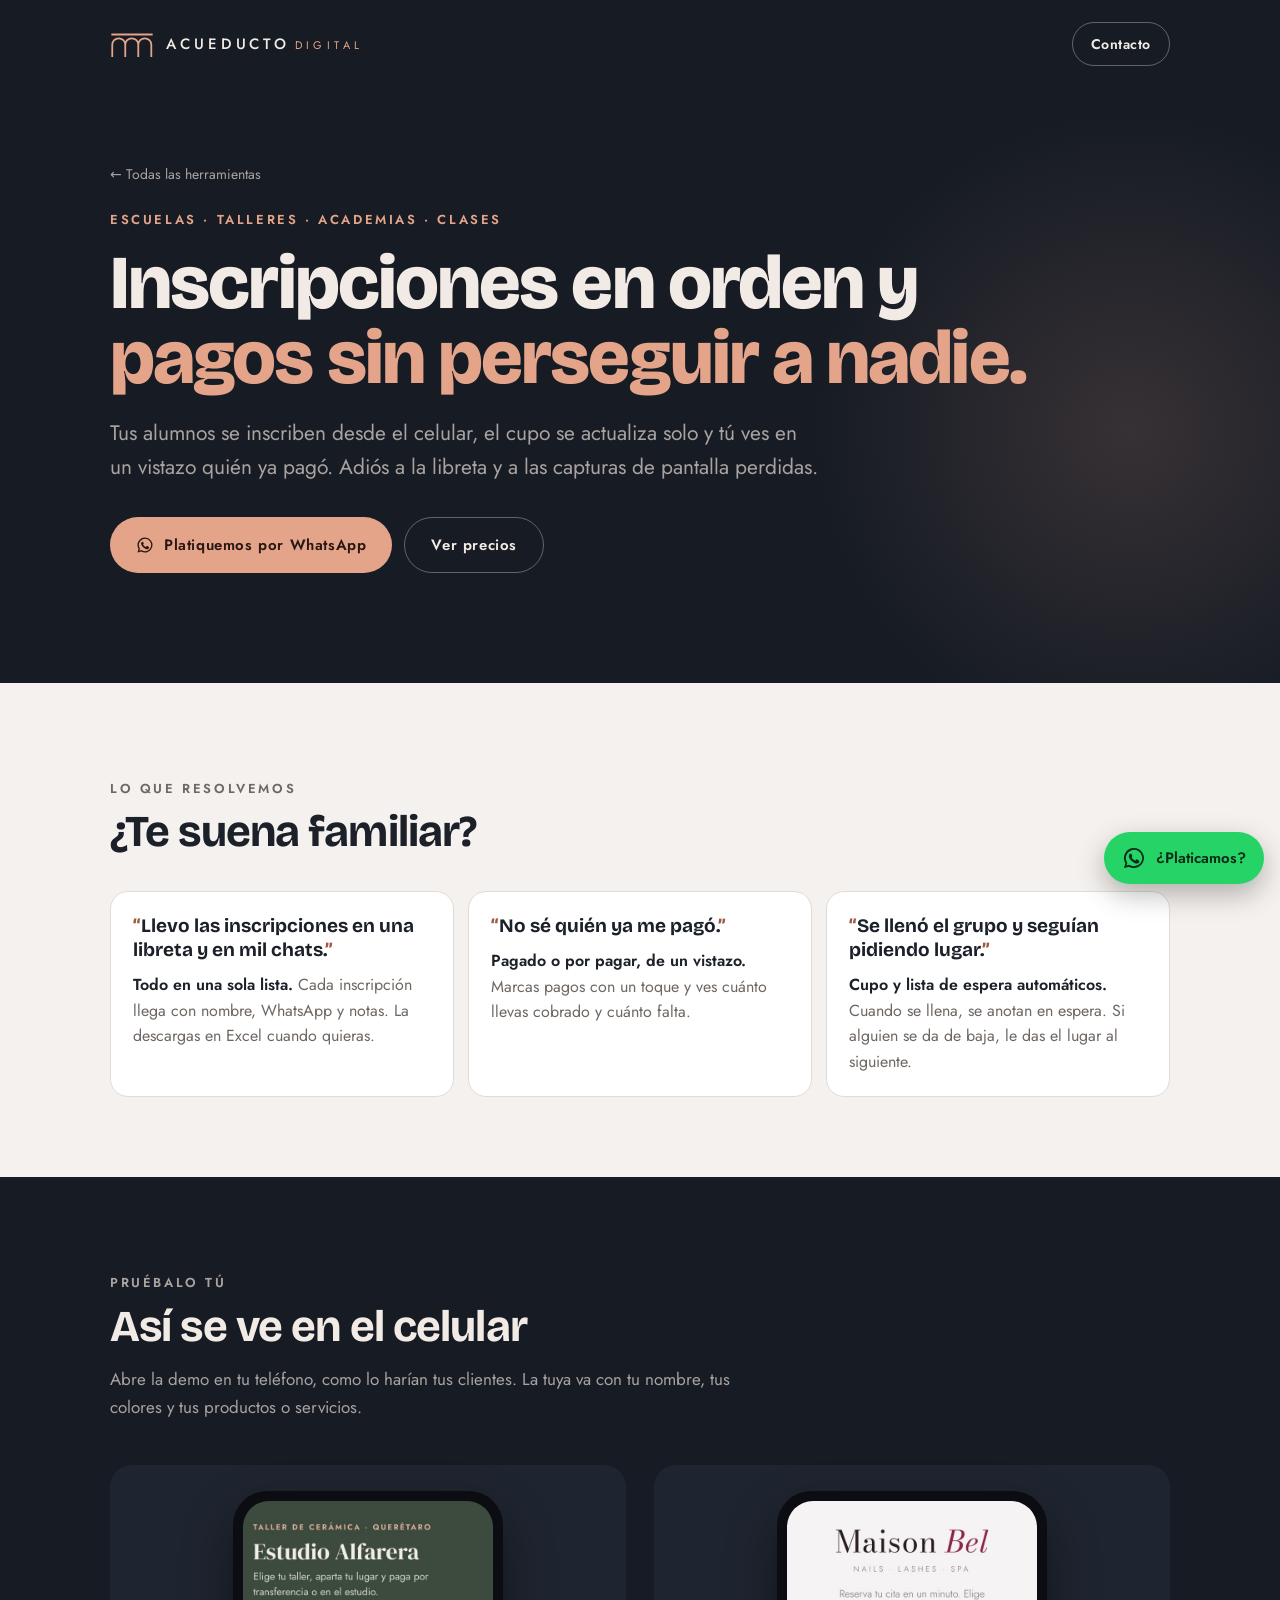
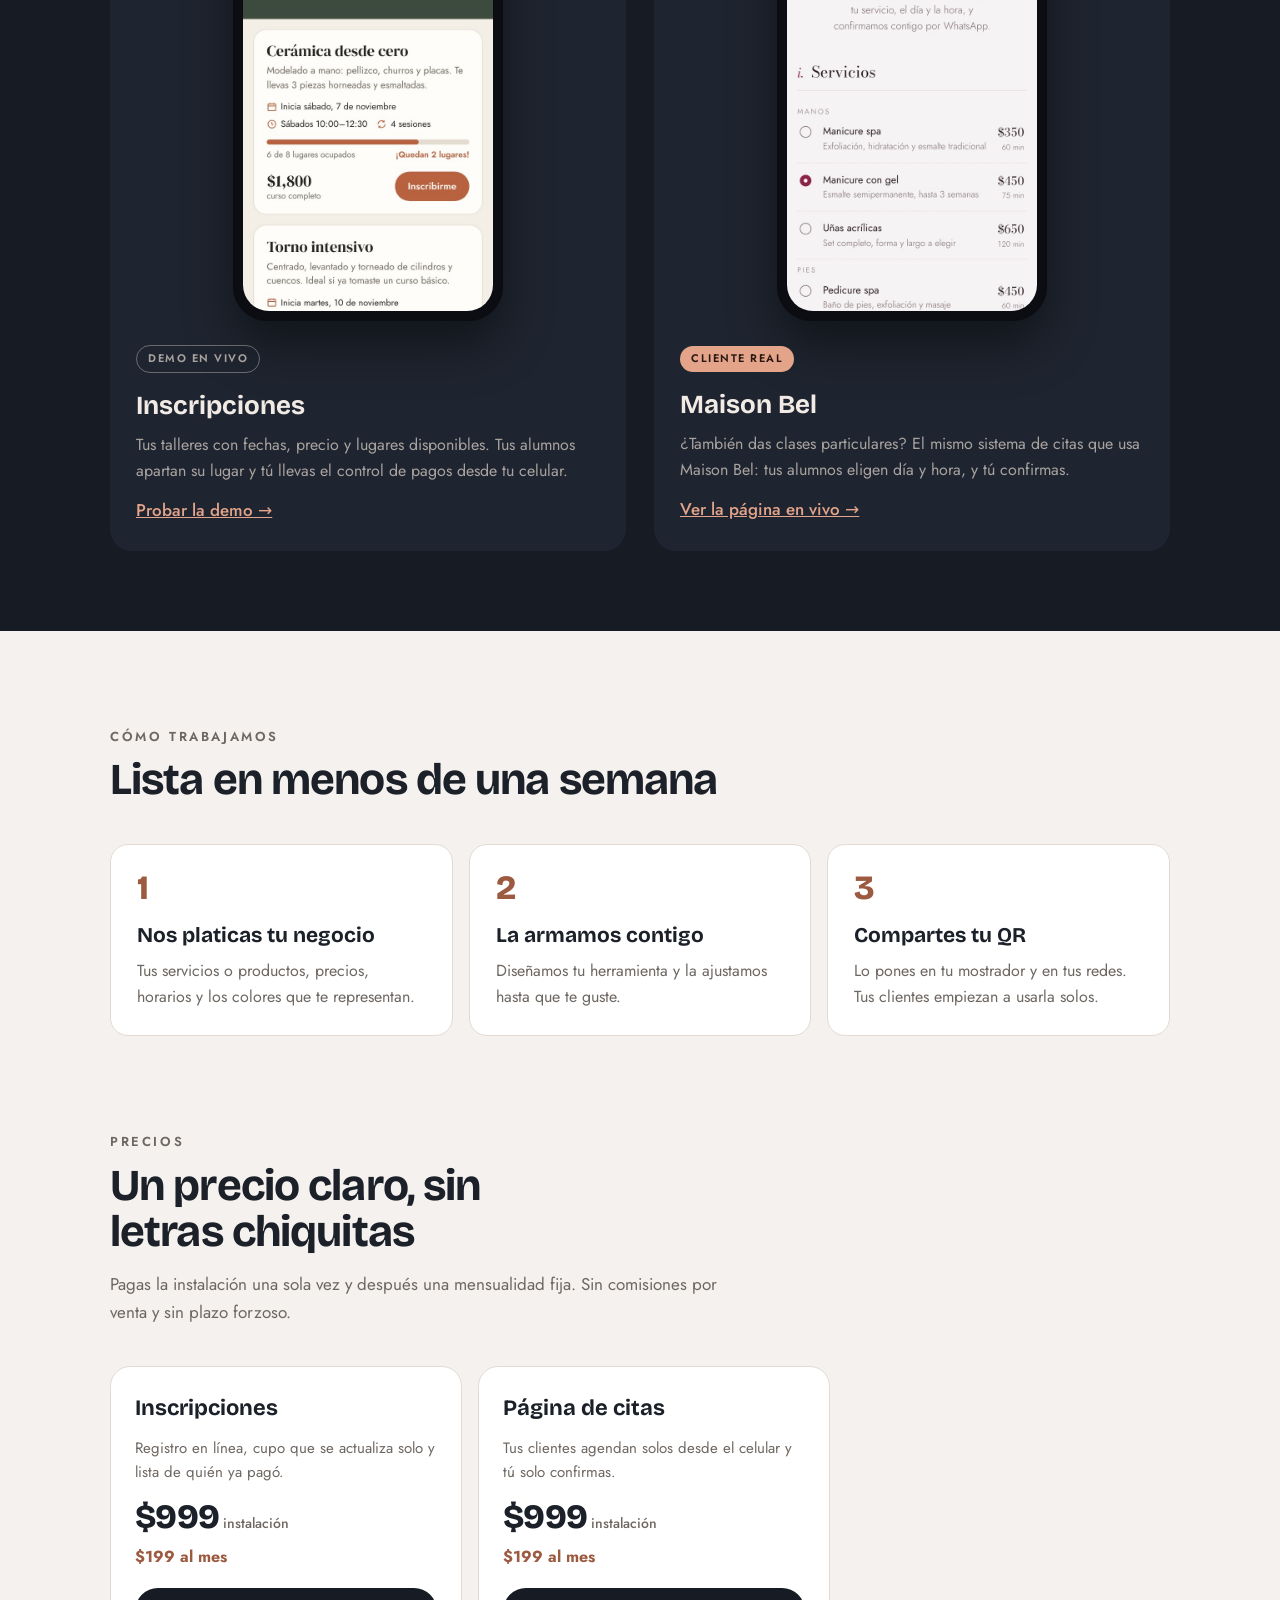
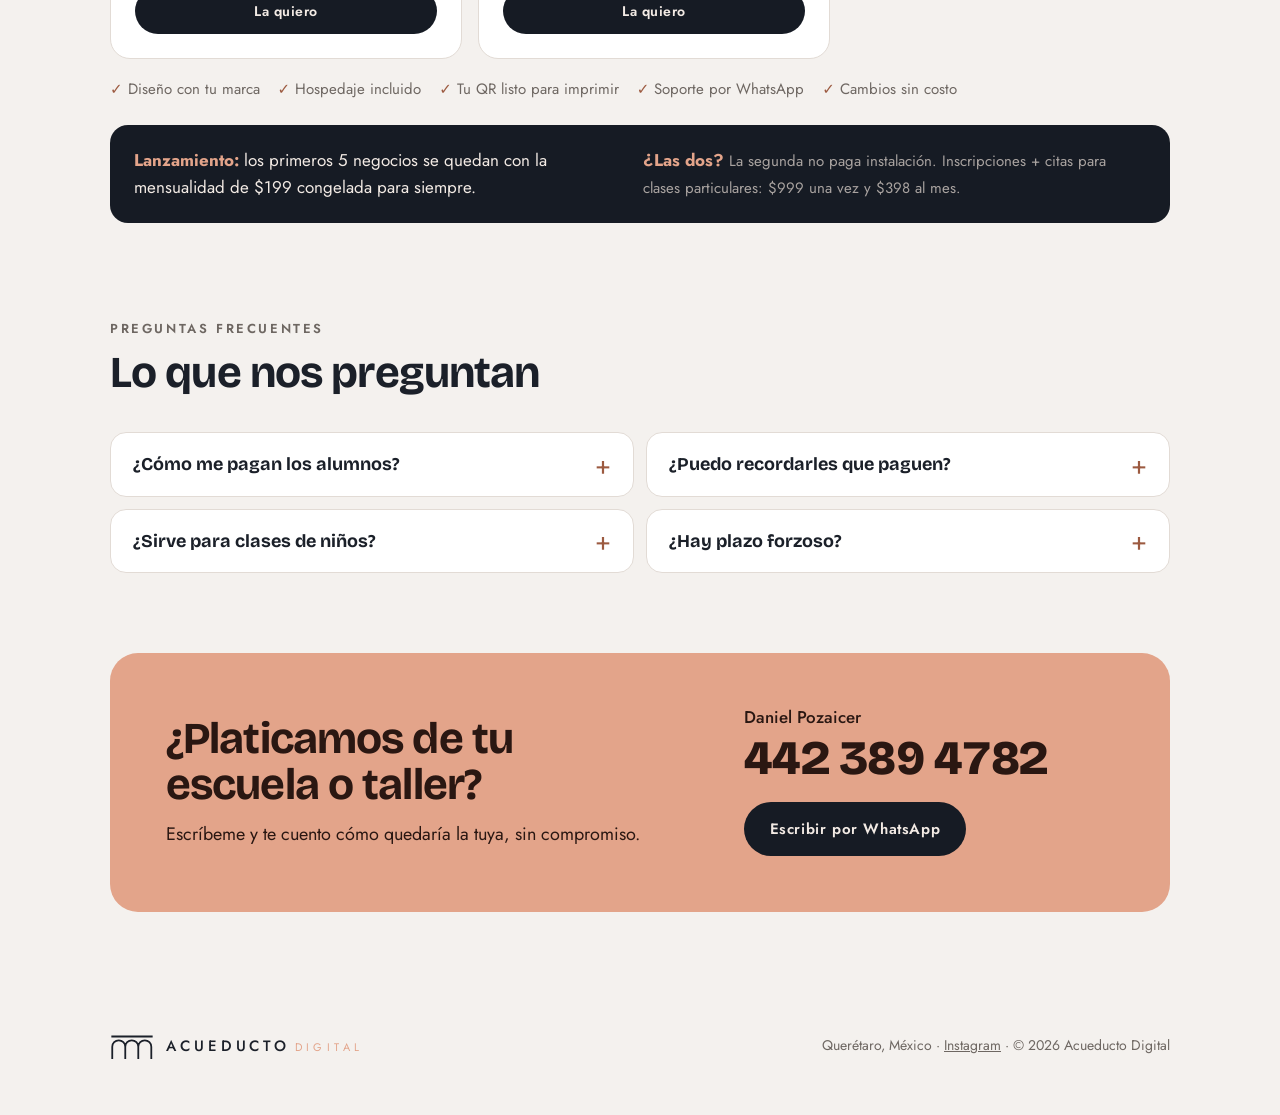
<file: talleres/index.html>
<!doctype html>
<html lang="es">
<head>
<meta charset="utf-8">
<meta name="viewport" content="width=device-width,initial-scale=1,viewport-fit=cover">
<title>Inscripciones en línea para escuelas, talleres y clases en Querétaro · Acueducto Digital</title>
<meta name="description" content="Tus alumnos se inscriben desde el celular, el cupo se actualiza solo y ves quién ya pagó. Para talleres, academias, escuelitas, cursos y clases en Querétaro.">
<meta name="theme-color" content="#161B24">
<link rel="canonical" href="https://acueducto-digital.pages.dev/talleres/">
<meta property="og:type" content="website">
<meta property="og:url" content="https://acueducto-digital.pages.dev/talleres/">
<meta property="og:title" content="Inscripciones en línea para escuelas, talleres y clases en Querétaro">
<meta property="og:description" content="Tus alumnos se inscriben desde el celular, el cupo se actualiza solo y ves quién ya pagó. Para talleres, academias, escuelitas, cursos y clases en Querétaro.">
<meta property="og:image" content="https://acueducto-digital.pages.dev/img/og.jpg">
<meta property="og:locale" content="es_MX">
<meta name="twitter:card" content="summary_large_image">
<link rel="icon" href="data:image/svg+xml,%3Csvg xmlns='http://www.w3.org/2000/svg' viewBox='-12 -22 122 106'%3E%3Crect x='-12' y='-22' width='122' height='106' rx='22' fill='%23161B24'/%3E%3Cpath d='M3 10H95 M5 60V33A14.5 14.5 0 0 1 34 33V60 M34 33A14.5 14.5 0 0 1 63 33V60 M63 33A14.5 14.5 0 0 1 92 33V60' fill='none' stroke='%23E3A48A' stroke-width='6'/%3E%3C/svg%3E">
<link rel="preconnect" href="https://fonts.googleapis.com">
<link rel="preconnect" href="https://fonts.gstatic.com" crossorigin>
<link rel="stylesheet" href="https://fonts.googleapis.com/css2?family=Bricolage+Grotesque:opsz,wght@12..96,500;12..96,700;12..96,800&family=Jost:wght@300;400;500;600&display=swap">
<link rel="stylesheet" href="../styles.css">
</head>
<body>
<!-- Página generada desde una plantilla común: estetica/, cafeterias/ y talleres/ comparten estructura. -->

<header class="hero">
  <div class="wrap">
    <div class="top">
      <a class="brand" href="../" aria-label="Acueducto Digital, inicio">
        <svg viewBox="0 0 98 62" aria-hidden="true"><path d="M3 10H95 M5 60V33A14.5 14.5 0 0 1 34 33V60 M34 33A14.5 14.5 0 0 1 63 33V60 M63 33A14.5 14.5 0 0 1 92 33V60" fill="none" stroke="#E3A48A" stroke-width="4"/></svg>
        <b>ACUEDUCTO<span>DIGITAL</span></b>
      </a>
      <a class="btn btn-ghost" href="#contacto">Contacto</a>
    </div>
    <div class="hero-grid" style="grid-template-columns:1fr">
      <div>
        <a class="crumb" href="../">← Todas las herramientas</a>
        <p class="eyebrow" style="margin-top:22px">Escuelas · Talleres · Academias · Clases</p>
        <h1>Inscripciones en orden y <em>pagos sin perseguir a nadie.</em></h1>
        <p class="lead">Tus alumnos se inscriben desde el celular, el cupo se actualiza solo y tú ves en un vistazo quién ya pagó. Adiós a la libreta y a las capturas de pantalla perdidas.</p>
        <div class="hero-actions">
          <a class="btn btn-primary wa" data-msg="Hola Daniel, tengo una escuela o taller y me interesa saber más." href="#" target="_blank" rel="noopener"><svg viewBox="0 0 24 24" fill="currentColor" aria-hidden="true"><path d="M12 2a10 10 0 0 0-8.6 15.1L2 22l5-1.3A10 10 0 1 0 12 2Zm0 18.2a8.2 8.2 0 0 1-4.2-1.2l-.3-.2-3 .8.8-2.9-.2-.3A8.2 8.2 0 1 1 12 20.2Zm4.5-6.1c-.2-.1-1.5-.7-1.7-.8-.2-.1-.4-.1-.6.1l-.8 1c-.1.2-.3.2-.5.1a6.7 6.7 0 0 1-3.3-2.9c-.3-.4.2-.4.7-1.3.1-.2 0-.3 0-.4l-.8-1.8c-.2-.5-.4-.4-.6-.4h-.5a1 1 0 0 0-.7.3 3 3 0 0 0-.9 2.2 5.2 5.2 0 0 0 1.1 2.7 11.8 11.8 0 0 0 4.5 4c1.7.7 2.3.8 3.1.6.5-.1 1.5-.6 1.7-1.2.2-.6.2-1.1.2-1.2-.1-.1-.2-.2-.4-.3Z"/></svg> Platiquemos por WhatsApp</a>
          <a class="btn btn-ghost" href="#precios">Ver precios</a>
        </div>
      </div>
    </div>
  </div>
</header>

<main>
  <section>
    <div class="wrap">
      <div class="sec-head">
        <p class="kicker">Lo que resolvemos</p>
        <h2>¿Te suena familiar?</h2>
      </div>
      <div class="pains">
        <div class="pain"><div class="q">Llevo las inscripciones en una libreta y en mil chats.</div><p><b>Todo en una sola lista.</b> Cada inscripción llega con nombre, WhatsApp y notas. La descargas en Excel cuando quieras.</p></div>
        <div class="pain"><div class="q">No sé quién ya me pagó.</div><p><b>Pagado o por pagar, de un vistazo.</b> Marcas pagos con un toque y ves cuánto llevas cobrado y cuánto falta.</p></div>
        <div class="pain"><div class="q">Se llenó el grupo y seguían pidiendo lugar.</div><p><b>Cupo y lista de espera automáticos.</b> Cuando se llena, se anotan en espera. Si alguien se da de baja, le das el lugar al siguiente.</p></div>
      </div>
    </div>
  </section>

  <section class="work">
    <div class="wrap">
      <div class="sec-head">
        <p class="kicker">Pruébalo tú</p>
        <h2>Así se ve en el celular</h2>
        <p>Abre la demo en tu teléfono, como lo harían tus clientes. La tuya va con tu nombre, tus colores y tus productos o servicios.</p>
      </div>
      <div class="cases">
        <article class="case">
          <div class="phone"><div class="screen"><img src="../img/inscripciones-ejemplo.jpg" alt="Demo de inscripciones de un taller con cursos, precios y lugares disponibles" loading="lazy"></div></div>
          <div>
            <span class="badge demo">Demo en vivo</span>
            <h3>Inscripciones</h3>
            <p>Tus talleres con fechas, precio y lugares disponibles. Tus alumnos apartan su lugar y tú llevas el control de pagos desde tu celular.</p>
            <a class="link" href="../inscripciones/">Probar la demo →</a>
          </div>
        </article>
        <article class="case">
          <div class="phone"><div class="screen"><img src="../img/maison-bel.jpg" alt="Página de reservas de Maison Bel con servicios y precios" loading="lazy"></div></div>
          <div>
            <span class="badge real">Cliente real</span>
            <h3>Maison Bel</h3>
            <p>¿También das clases particulares? El mismo sistema de citas que usa Maison Bel: tus alumnos eligen día y hora, y tú confirmas.</p>
            <a class="link" href="https://maisonbel.netlify.app" target="_blank" rel="noopener">Ver la página en vivo →</a>
          </div>
        </article>
      </div>
    </div>
  </section>

  <section>
    <div class="wrap">
      <div class="sec-head">
        <p class="kicker">Cómo trabajamos</p>
        <h2>Lista en menos de una semana</h2>
      </div>
      <div class="steps">
        <div class="step"><div class="n">1</div><h3>Nos platicas tu negocio</h3><p>Tus servicios o productos, precios, horarios y los colores que te representan.</p></div>
        <div class="step"><div class="n">2</div><h3>La armamos contigo</h3><p>Diseñamos tu herramienta y la ajustamos hasta que te guste.</p></div>
        <div class="step"><div class="n">3</div><h3>Compartes tu QR</h3><p>Lo pones en tu mostrador y en tus redes. Tus clientes empiezan a usarla solos.</p></div>
      </div>
    </div>
  </section>

  <section id="precios" style="padding-top:0">
    <div class="wrap">
      <div class="sec-head">
        <p class="kicker">Precios</p>
        <h2>Un precio claro, sin letras chiquitas</h2>
        <p>Pagas la instalación una sola vez y después una mensualidad fija. Sin comisiones por venta y sin plazo forzoso.</p>
      </div>
      <div class="plans two">
        <div class="plan">
          <h3>Inscripciones</h3>
          <p>Registro en línea, cupo que se actualiza solo y lista de quién ya pagó.</p>
          <div class="amt">$999<small>instalación</small></div>
          <div class="mo"><b>$199 al mes</b></div>
          <a class="btn btn-dark wa" data-msg="Hola Daniel, tengo una escuela o taller y me interesan las inscripciones en línea." href="#" target="_blank" rel="noopener">La quiero</a>
        </div>
        <div class="plan">
          <h3>Página de citas</h3>
          <p>Tus clientes agendan solos desde el celular y tú solo confirmas.</p>
          <div class="amt">$999<small>instalación</small></div>
          <div class="mo"><b>$199 al mes</b></div>
          <a class="btn btn-dark wa" data-msg="Hola Daniel, tengo una escuela o taller y me interesa la página de citas." href="#" target="_blank" rel="noopener">La quiero</a>
        </div>
      </div>
      <ul class="incl">
        <li>Diseño con tu marca</li><li>Hospedaje incluido</li><li>Tu QR listo para imprimir</li><li>Soporte por WhatsApp</li><li>Cambios sin costo</li>
      </ul>
      <div class="plans-note">
        <div><b>Lanzamiento:</b> los primeros 5 negocios se quedan con la mensualidad de $199 congelada para siempre.</div>
        <div><b>¿Las dos?</b> <span>La segunda no paga instalación. Inscripciones + citas para clases particulares: $999 una vez y $398 al mes.</span></div>
      </div>
    </div>
  </section>

  <section style="padding-top:0">
    <div class="wrap">
      <div class="sec-head">
        <p class="kicker">Preguntas frecuentes</p>
        <h2>Lo que nos preguntan</h2>
      </div>
      <div class="faq">
        <details><summary>¿Cómo me pagan los alumnos?</summary><p><b>Como tú ya cobras.</b> Al inscribirse ven tus datos para transferencia o pagan en tu escuela, y tú marcas el pago en tu panel.</p></details>
        <details><summary>¿Puedo recordarles que paguen?</summary><p><b>Sí, con un botón.</b> Desde tu panel te deja el recordatorio listo en WhatsApp para cada alumno que falta de pagar.</p></details>
        <details><summary>¿Sirve para clases de niños?</summary><p><b>Sí.</b> En el registro pueden poner la edad, alergias o cualquier nota que necesites saber.</p></details>
        <details><summary>¿Hay plazo forzoso?</summary><p><b>No.</b> Si un mes ya no lo quieres, lo cancelas. Agregar o cambiar talleres no tiene costo extra.</p></details>
      </div>
    </div>
  </section>

  <section id="contacto" style="padding-top:0">
    <div class="wrap">
      <div class="contact">
        <div>
          <h2>¿Platicamos de tu escuela o taller?</h2>
          <p style="margin-top:12px">Escríbeme y te cuento cómo quedaría la tuya, sin compromiso.</p>
        </div>
        <div style="display:grid;gap:18px">
          <div class="who"><small>Daniel Pozaicer</small>442 389 4782</div>
          <div class="acts">
            <a class="btn btn-dark wa" data-msg="Hola Daniel, tengo una escuela o taller y me interesa saber más." href="#" target="_blank" rel="noopener">Escribir por WhatsApp</a>
          </div>
        </div>
      </div>
    </div>
  </section>
</main>

<footer class="wrap">
  <a class="brand" href="../" aria-label="Acueducto Digital">
    <svg viewBox="0 0 98 62" aria-hidden="true"><path d="M3 10H95 M5 60V33A14.5 14.5 0 0 1 34 33V60 M34 33A14.5 14.5 0 0 1 63 33V60 M63 33A14.5 14.5 0 0 1 92 33V60" fill="none" stroke="#1B2029" stroke-width="4"/></svg>
    <b>ACUEDUCTO<span>DIGITAL</span></b>
  </a>
  <span>Querétaro, México · <a href="https://instagram.com/acueductodigitalmx" target="_blank" rel="noopener">Instagram</a> · © <span id="yr"></span> Acueducto Digital</span>
</footer>

<a class="wa-float wa" data-msg="Hola Daniel, tengo una escuela o taller y me interesa saber más." href="#" target="_blank" rel="noopener" aria-label="Escríbenos por WhatsApp"><svg viewBox="0 0 24 24" fill="currentColor" aria-hidden="true"><path d="M12 2a10 10 0 0 0-8.6 15.1L2 22l5-1.3A10 10 0 1 0 12 2Zm0 18.2a8.2 8.2 0 0 1-4.2-1.2l-.3-.2-3 .8.8-2.9-.2-.3A8.2 8.2 0 1 1 12 20.2Zm4.5-6.1c-.2-.1-1.5-.7-1.7-.8-.2-.1-.4-.1-.6.1l-.8 1c-.1.2-.3.2-.5.1a6.7 6.7 0 0 1-3.3-2.9c-.3-.4.2-.4.7-1.3.1-.2 0-.3 0-.4l-.8-1.8c-.2-.5-.4-.4-.6-.4h-.5a1 1 0 0 0-.7.3 3 3 0 0 0-.9 2.2 5.2 5.2 0 0 0 1.1 2.7 11.8 11.8 0 0 0 4.5 4c1.7.7 2.3.8 3.1.6.5-.1 1.5-.6 1.7-1.2.2-.6.2-1.1.2-1.2-.1-.1-.2-.2-.4-.3Z"/></svg><span>¿Platicamos?</span></a>

<script>
const WA = "524423894782";
document.querySelectorAll("a.wa").forEach(a => {
  a.href = "https://wa.me/" + WA + "?text=" + encodeURIComponent(a.dataset.msg || "Hola Daniel, vi la página de Acueducto Digital y me gustaría saber más.");
});
document.getElementById("yr").textContent = new Date().getFullYear();
const fl = document.querySelector(".wa-float"), ct = document.querySelector(".contact");
if (fl && ct && "IntersectionObserver" in window) {
  new IntersectionObserver(([en]) => fl.classList.toggle("hide", en.isIntersecting)).observe(ct);
}
</script>
</body>
</html>
</file>
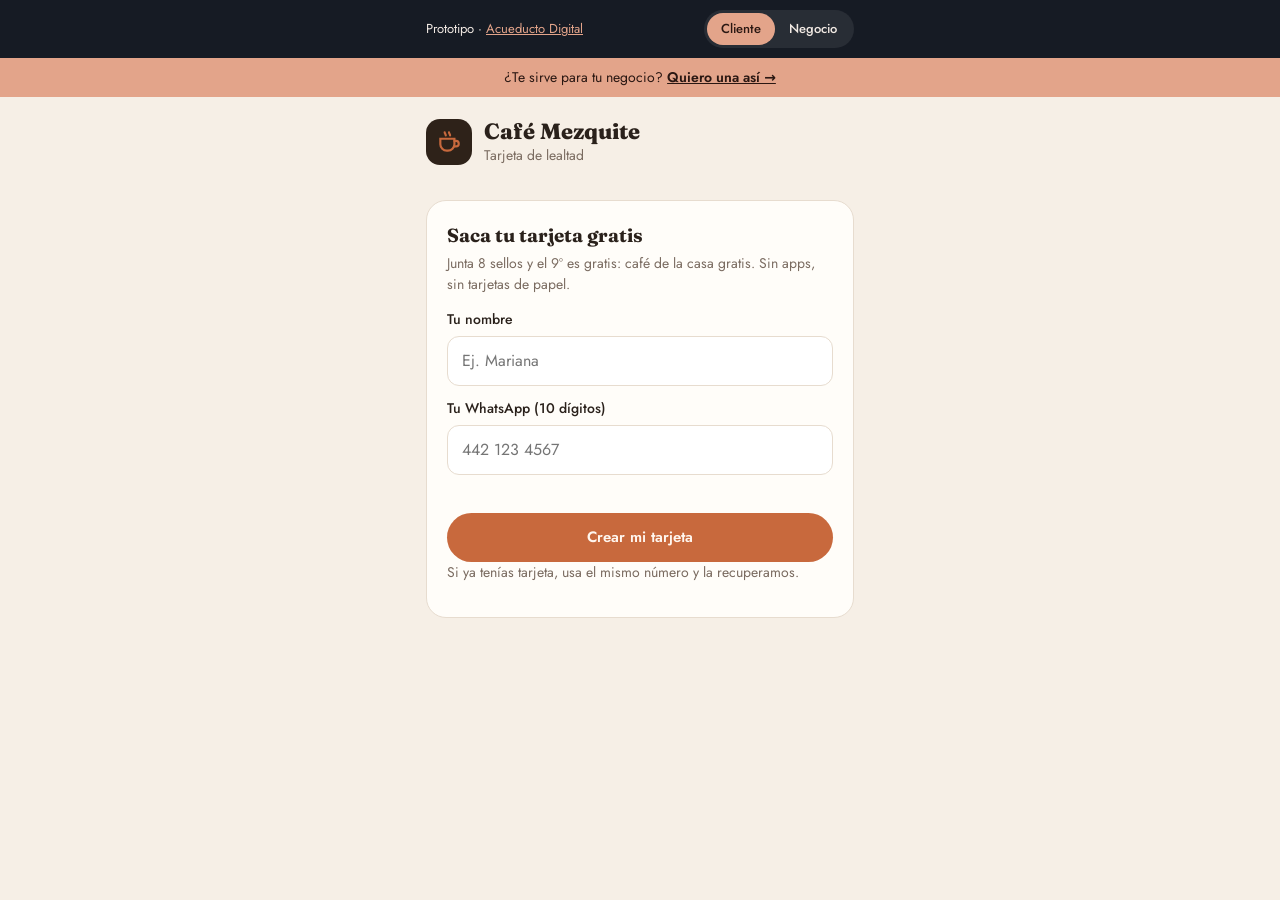
<file: tarjeta-lealtad/index.html>
<!doctype html>
<html lang="es">
<head>
<meta charset="utf-8">
<meta name="viewport" content="width=device-width,initial-scale=1,viewport-fit=cover">
<title>Café Mezquite · Tarjeta de lealtad</title>
<meta name="description" content="Prototipo de tarjeta de lealtad digital de Acueducto Digital: sellos con QR, junta 8 y el 9º es gratis.">
<meta name="theme-color" content="#2E2219">
<meta name="robots" content="noindex">
<meta property="og:title" content="Demo: Tarjeta de lealtad digital">
<meta property="og:description" content="Sellos con QR en el celular: junta 8 y el 9º es gratis. Sin apps ni tarjetas de cartón.">
<meta property="og:image" content="https://acueducto-digital.pages.dev/img/og.jpg">
<link rel="preconnect" href="https://fonts.googleapis.com">
<link rel="preconnect" href="https://fonts.gstatic.com" crossorigin>
<link rel="stylesheet" href="https://fonts.googleapis.com/css2?family=Fraunces:opsz,wght@9..144,600;9..144,800&family=Jost:wght@400;500;600&display=swap">
<style>
/* Marca de ejemplo (Café Mezquite). Para otro negocio solo cambian estos tokens y CONFIG en el script. */
:root {
  --brand: #2E2219;
  --brand-2: #46342A;
  --cream: #F6EFE6;
  --paper: #FFFDF9;
  --ink: #2A211B;
  --muted: #7A6B60;
  --accent: #C8693D;
  --accent-ink: #FFF6EF;
  --ok: #3F7D58;
  --line: #E7DCCF;
  --display: "Fraunces", Georgia, serif;
  --body: "Jost", system-ui, sans-serif;
}
* { box-sizing: border-box; }
[hidden] { display: none !important; }
html, body { margin: 0; }
body { background: var(--cream); color: var(--ink); font-family: var(--body); font-size: 16px; line-height: 1.5; min-height: 100vh; }
button, input { font: inherit; color: inherit; }
button { cursor: pointer; }
.wrap { max-width: 460px; margin: 0 auto; padding: 0 16px 48px; }

/* Barra de demo */
.demo-bar { background: #161B24; color: #F2EAE4; font-size: 13px; }
.demo-bar .in { max-width: 460px; margin: 0 auto; padding: 10px 16px; display: flex; gap: 10px; align-items: center; justify-content: space-between; flex-wrap: wrap; }
.demo-bar a { color: #E3A48A; }
.seg { display: inline-flex; background: rgba(255,255,255,.08); border-radius: 999px; padding: 3px; }
.seg button { border: 0; background: none; color: #F2EAE4; padding: 6px 14px; border-radius: 999px; font-size: 13px; font-weight: 500; }
.seg button[aria-pressed="true"] { background: #E3A48A; color: #2A1712; }
.cta-bar { background: #E3A48A; color: #2A1712; text-align: center; font-size: 14px; padding: 9px 16px; }
.cta-bar a { color: #2A1712; font-weight: 600; }

/* Encabezado del negocio */
.biz { display: flex; align-items: center; gap: 12px; padding: 22px 0 18px; }
.logo { width: 46px; height: 46px; border-radius: 14px; background: var(--brand); display: grid; place-items: center; flex: none; }
.logo svg { width: 26px; height: 26px; color: var(--accent); }
.biz h1 { font-family: var(--display); font-weight: 800; font-size: 22px; line-height: 1.1; margin: 0; }
.biz p { margin: 2px 0 0; color: var(--muted); font-size: 14px; }

/* Tarjeta */
.card { background: var(--brand); color: var(--cream); border-radius: 24px; padding: 22px 20px 20px; position: relative; overflow: hidden; box-shadow: 0 18px 40px rgba(46,34,25,.25); }
.card::before { content: ""; position: absolute; right: -60px; top: -60px; width: 200px; height: 200px; border-radius: 50%; background: radial-gradient(circle, rgba(200,105,61,.35), transparent 70%); }
.card-top { display: flex; justify-content: space-between; align-items: baseline; gap: 10px; position: relative; }
.card-top b { font-family: var(--display); font-weight: 600; font-size: 18px; }
.card-top span { font-size: 13px; opacity: .7; letter-spacing: .08em; }
.stamps { display: grid; grid-template-columns: repeat(5, 1fr); gap: 10px; margin: 18px 0 16px; position: relative; }
.slot { aspect-ratio: 1; border-radius: 50%; border: 2px dashed rgba(246,239,230,.35); display: grid; place-items: center; font-size: 13px; color: rgba(246,239,230,.5); }
.slot svg { width: 58%; height: 58%; }
.slot.on { border: 0; background: var(--accent); color: var(--accent-ink); transform: rotate(var(--r, -8deg)); }
.slot.on.new { animation: stamp .5s cubic-bezier(.2,1.6,.4,1); }
.slot.gift { border-style: solid; border-color: var(--accent); color: var(--accent); }
.slot.gift.ready { background: var(--cream); color: var(--accent); border-color: var(--cream); animation: pulse 1.6s ease-in-out infinite; }
@keyframes stamp { 0% { transform: scale(1.8) rotate(0); opacity: 0; } 100% { transform: scale(1) rotate(var(--r, -8deg)); opacity: 1; } }
@keyframes pulse { 50% { box-shadow: 0 0 0 6px rgba(246,239,230,.18); } }
.progress { font-size: 15px; position: relative; }
.progress b { color: #F3B28F; }
.holder { margin-top: 14px; padding-top: 14px; border-top: 1px solid rgba(246,239,230,.14); display: flex; justify-content: space-between; font-size: 13px; opacity: .8; position: relative; }

/* QR */
.qr-box { background: var(--paper); border: 1px solid var(--line); border-radius: 20px; padding: 20px; margin-top: 16px; display: grid; grid-template-columns: 116px 1fr; gap: 16px; align-items: center; }
.qr { width: 116px; height: 116px; background: #fff; border-radius: 10px; padding: 4px; }
.qr svg { width: 100%; height: 100%; display: block; }
.qr-box h2 { font-family: var(--display); font-size: 17px; margin: 0 0 4px; }
.qr-box p { margin: 0; color: var(--muted); font-size: 14px; }
.code { font-family: ui-monospace, Menlo, monospace; font-size: 18px; font-weight: 600; letter-spacing: .1em; color: var(--ink); margin-top: 8px; }

/* Bloques genéricos */
.panel { background: var(--paper); border: 1px solid var(--line); border-radius: 20px; padding: 20px; margin-top: 16px; }
.panel h2 { font-family: var(--display); font-size: 19px; margin: 0 0 4px; }
.panel > p { margin: 0 0 14px; color: var(--muted); font-size: 14px; }
label { display: block; font-size: 14px; font-weight: 500; margin: 12px 0 6px; }
input[type=text], input[type=tel], input[type=number], input[type=password] { width: 100%; border: 1px solid var(--line); background: #fff; border-radius: 12px; padding: 12px 14px; font-size: 16px; }
input:focus-visible, button:focus-visible { outline: 2px solid var(--accent); outline-offset: 2px; }
.btn { border: 0; border-radius: 999px; padding: 13px 20px; font-weight: 600; font-size: 15px; display: inline-flex; align-items: center; justify-content: center; gap: 8px; }
.btn-main { background: var(--accent); color: var(--accent-ink); }
.btn-dark { background: var(--brand); color: var(--cream); }
.btn-line { background: none; border: 1px solid var(--line); color: var(--ink); }
.btn:disabled { opacity: .4; cursor: not-allowed; }
.btn.block { width: 100%; margin-top: 16px; }
.row { display: flex; gap: 10px; }
.row > * { flex: 1; }
.hint { font-size: 13px; color: var(--muted); margin-top: 10px; }
.err { color: #B23B2A; font-size: 14px; margin-top: 8px; min-height: 1em; }
.rules { list-style: none; padding: 0; margin: 0; display: grid; gap: 8px; font-size: 14px; color: var(--muted); }
.rules li::before { content: "☕ "; }
.history { list-style: none; padding: 0; margin: 0; font-size: 14px; }
.history li { display: flex; justify-content: space-between; gap: 10px; padding: 9px 0; border-top: 1px solid var(--line); }
.history li:first-child { border-top: 0; }
.history time { color: var(--muted); white-space: nowrap; }
.link { background: none; border: 0; color: var(--muted); text-decoration: underline; font-size: 13px; padding: 0; }

/* Caja */
.results { list-style: none; padding: 0; margin: 12px 0 0; }
.results button { width: 100%; text-align: left; background: none; border: 0; border-top: 1px solid var(--line); padding: 11px 2px; display: flex; justify-content: space-between; gap: 10px; align-items: center; }
.results li:first-child button { border-top: 0; }
.results small { color: var(--muted); display: block; font-size: 13px; }
.pill { font-size: 12px; font-weight: 600; border-radius: 999px; padding: 3px 10px; background: var(--cream); white-space: nowrap; }
.pill.ready { background: var(--ok); color: #fff; }
.mini { display: flex; gap: 5px; flex-wrap: wrap; margin: 12px 0 4px; }
.mini i { width: 22px; height: 22px; border-radius: 50%; border: 2px dashed var(--line); }
.mini i.on { background: var(--accent); border: 0; }
.mini i.gift { border: 2px solid var(--accent); }
.mini i.gift.ready { background: var(--ok); border-color: var(--ok); }
.stats { display: grid; grid-template-columns: repeat(3, 1fr); gap: 10px; margin-top: 16px; }
.stats div { background: var(--paper); border: 1px solid var(--line); border-radius: 16px; padding: 14px 12px; }
.stats b { display: block; font-family: var(--display); font-size: 24px; line-height: 1; }
.stats span { font-size: 12px; color: var(--muted); }
video { width: 100%; border-radius: 14px; background: #000; margin-top: 12px; }

.toast { position: fixed; left: 50%; bottom: 24px; transform: translateX(-50%) translateY(20px); background: var(--brand); color: var(--cream); padding: 12px 20px; border-radius: 999px; font-size: 15px; opacity: 0; transition: .25s; pointer-events: none; max-width: calc(100% - 32px); text-align: center; }
.toast.show { opacity: 1; transform: translateX(-50%) translateY(0); }
@media (prefers-reduced-motion: reduce) { .slot.on.new, .slot.gift.ready { animation: none; } .toast { transition: none; } }
</style>
</head>
<body>

<div class="demo-bar">
  <div class="in">
    <span>Prototipo · <a href="../">Acueducto Digital</a></span>
    <div class="seg" role="group" aria-label="Cambiar vista">
      <button type="button" data-view="cliente" aria-pressed="true">Cliente</button>
      <button type="button" data-view="caja" aria-pressed="false">Negocio</button>
    </div>
  </div>
</div>
<div class="cta-bar">¿Te sirve para tu negocio? <a class="wa" href="#" target="_blank" rel="noopener">Quiero una así →</a></div>

<div class="wrap">
  <header class="biz">
    <div class="logo"><svg viewBox="0 0 24 24" fill="none" stroke="currentColor" stroke-width="2" stroke-linecap="round"><path d="M4 9h13v5a6 6 0 0 1-6 6h-1a6 6 0 0 1-6-6V9Z"/><path d="M17 11h1.5a2.5 2.5 0 0 1 0 5H17"/><path d="M8 3c0 1.5 1 1.5 1 3M12 3c0 1.5 1 1.5 1 3"/></svg></div>
    <div><h1 id="bizName">Café Mezquite</h1><p>Tarjeta de lealtad</p></div>
  </header>

  <!-- ===== Vista cliente ===== -->
  <main id="vCliente">
    <section id="signup" class="panel" hidden>
      <h2>Saca tu tarjeta gratis</h2>
      <p id="signupPitch">Junta sellos con cada compra y llévate un premio. Sin apps, sin tarjetas de papel.</p>
      <form id="signupForm" novalidate>
        <label for="suName">Tu nombre</label>
        <input id="suName" type="text" autocomplete="given-name" placeholder="Ej. Mariana" required>
        <label for="suPhone">Tu WhatsApp (10 dígitos)</label>
        <input id="suPhone" type="tel" inputmode="numeric" autocomplete="tel-national" placeholder="442 123 4567" required>
        <div class="err" id="suErr" role="alert"></div>
        <button class="btn btn-main block" type="submit">Crear mi tarjeta</button>
      </form>
      <p class="hint">Si ya tenías tarjeta, usa el mismo número y la recuperamos.</p>
    </section>

    <section id="myCard" hidden>
      <div class="card">
        <div class="card-top"><b id="cReward"></b><span id="cCount"></span></div>
        <div class="stamps" id="cStamps"></div>
        <div class="progress" id="cProgress"></div>
        <div class="holder"><span id="cName"></span><span id="cRewards"></span></div>
      </div>

      <div class="qr-box">
        <div class="qr" id="cQr" aria-label="Código QR de tu tarjeta"></div>
        <div>
          <h2>Muéstralo en caja</h2>
          <p>Cada compra suma un sello. Te escanean este código y listo.</p>
          <div class="code" id="cCode"></div>
        </div>
      </div>

      <div class="panel">
        <h2>Cómo funciona</h2>
        <ul class="rules" id="cRules"></ul>
      </div>

      <div class="panel">
        <h2>Tus visitas</h2>
        <ul class="history" id="cHistory"></ul>
        <p class="hint" style="margin-top:16px"><button class="link" id="logout" type="button">Usar otro número en este celular</button></p>
      </div>
    </section>
  </main>

  <!-- ===== Vista negocio (caja) ===== -->
  <main id="vCaja" hidden>
    <section id="lock" class="panel">
      <h2>Acceso de caja</h2>
      <p>Solo el personal del negocio puede poner sellos.</p>
      <form id="pinForm">
        <label for="pin">PIN</label>
        <input id="pin" type="password" inputmode="numeric" maxlength="6" autocomplete="off">
        <div class="err" id="pinErr" role="alert"></div>
        <button class="btn btn-dark block" type="submit">Entrar</button>
      </form>
      <p class="hint">PIN de la demo: <b>1234</b></p>
    </section>

    <section id="desk" hidden>
      <div class="panel" style="margin-top:0">
        <h2>Buscar cliente</h2>
        <p>Escanea su QR o escribe su código, nombre o teléfono.</p>
        <div class="row">
          <input id="q" type="text" placeholder="Código, nombre o teléfono" autocomplete="off" aria-label="Buscar cliente">
        </div>
        <button class="btn btn-line block" id="scanBtn" type="button" style="margin-top:10px">
          <svg width="18" height="18" viewBox="0 0 24 24" fill="none" stroke="currentColor" stroke-width="2"><path d="M4 8V5a1 1 0 0 1 1-1h3M16 4h3a1 1 0 0 1 1 1v3M20 16v3a1 1 0 0 1-1 1h-3M8 20H5a1 1 0 0 1-1-1v-3M7 12h10"/></svg>
          Escanear QR
        </button>
        <video id="cam" playsinline muted hidden></video>
        <div class="err" id="scanErr" role="alert"></div>
        <ul class="results" id="results"></ul>
      </div>

      <div class="panel" id="sel" hidden>
        <div style="display:flex;justify-content:space-between;gap:10px;align-items:start">
          <div><h2 id="sName"></h2><p style="margin:0;color:var(--muted);font-size:14px" id="sMeta"></p></div>
          <button class="link" id="sClose" type="button">Cerrar</button>
        </div>
        <div class="mini" id="sMini"></div>
        <p style="margin:6px 0 0;font-size:15px" id="sStatus"></p>
        <div class="row" style="margin-top:14px">
          <button class="btn btn-main" id="addStamp" type="button">+ Poner sello</button>
          <button class="btn btn-dark" id="redeem" type="button">Canjear premio</button>
        </div>
        <p class="hint"><button class="link" id="undo" type="button">Deshacer último movimiento</button></p>
      </div>

      <div class="stats">
        <div><b id="stClients">0</b><span>clientes</span></div>
        <div><b id="stToday">0</b><span>sellos hoy</span></div>
        <div><b id="stRedeemed">0</b><span>premios dados</span></div>
      </div>

      <div class="panel">
        <h2>Actividad reciente</h2>
        <ul class="history" id="activity"></ul>
      </div>

      <div class="panel">
        <h2>Configuración</h2>
        <p>Así lo dejaría el dueño del negocio.</p>
        <label for="cfgNeed">Sellos para ganar</label>
        <input id="cfgNeed" type="number" min="3" max="14">
        <label for="cfgReward">Premio</label>
        <input id="cfgReward" type="text" maxlength="40">
        <button class="btn btn-dark block" id="cfgSave" type="button">Guardar</button>
        <div class="row" style="margin-top:14px">
          <button class="btn btn-line" id="lockBtn" type="button">Cerrar caja</button>
          <button class="btn btn-line" id="resetBtn" type="button">Reiniciar demo</button>
        </div>
      </div>
    </section>
  </main>
</div>

<div class="toast" id="toast" role="status" aria-live="polite"></div>

<script src="qrcode.js"></script>
<script>
/* -------------------------------------------------------------------------
   Prototipo: todo vive en localStorage de este navegador, para poder probar
   cliente y caja en el mismo celular. En producción esto iría a un backend
   (p. ej. una tabla de clientes y otra de movimientos) con el PIN validado
   en el servidor.
---------------------------------------------------------------------------*/
const KEY = "acueducto-lealtad-demo-v1";
const PIN = "1234";
const ALPHABET = "ABCDEFGHJKMNPQRSTUVWXYZ23456789"; // sin 0/O, 1/I/L

const CUP = '<svg viewBox="0 0 24 24" fill="none" stroke="currentColor" stroke-width="2.2" stroke-linecap="round"><path d="M4 9h13v5a6 6 0 0 1-6 6h-1a6 6 0 0 1-6-6V9Z"/><path d="M17 11h1.5a2.5 2.5 0 0 1 0 5H17"/></svg>';
const GIFT = '<svg viewBox="0 0 24 24" fill="none" stroke="currentColor" stroke-width="2" stroke-linecap="round"><rect x="3" y="8" width="18" height="5" rx="1"/><path d="M5 13v7h14v-7M12 8v12M12 8S10.5 3.5 8 4.5 9 8 12 8Zm0 0s1.5-4.5 4-3.5S15 8 12 8Z"/></svg>';

const $ = id => document.getElementById(id);
document.querySelectorAll("a.wa").forEach(a => {
  a.href = "https://wa.me/524423894782?text=" + encodeURIComponent("Hola Daniel, vi la demo de la tarjeta de lealtad y me interesa para mi negocio.");
});
const esc = s => String(s).replace(/[&<>"']/g, c => ({ "&": "&amp;", "<": "&lt;", ">": "&gt;", '"': "&quot;", "'": "&#39;" }[c]));
const digits = s => String(s).replace(/\D/g, "");
const fmtPhone = p => p.replace(/(\d{3})(\d{3})(\d{4})/, "$1 $2 $3");
const fmtCode = c => c.slice(0, 3) + "-" + c.slice(3);
const normCode = s => String(s).toUpperCase().replace(/[^A-Z0-9]/g, "");
const ordinal = n => n + "º";

function load() {
  try {
    const d = JSON.parse(localStorage.getItem(KEY));
    if (d && d.customers) return d;
  } catch (e) {}
  return seed();
}
function save() {
  try { localStorage.setItem(KEY, JSON.stringify(db)); } catch (e) {}
}
function newCode() {
  let c;
  do { c = Array.from({ length: 6 }, () => ALPHABET[Math.floor(Math.random() * ALPHABET.length)]).join(""); }
  while (db && db.customers[c]);
  return c;
}
function seed() {
  const now = Date.now(), H = 3600e3, D = 24 * H;
  const mk = (name, phone, stamps, rewards, ago) => ({ name, phone, stamps, rewards, created: now - ago });
  const d = {
    config: { need: 8, reward: "Café de la casa gratis" },
    me: null,
    customers: {
      K7MQ4P: mk("Mariana", "4421234567", 5, 1, 40 * D),
      R2TXW9: mk("Luis", "4429876543", 8, 0, 20 * D),
      H8NB3C: mk("Sofía", "4425550192", 2, 3, 90 * D),
    },
    log: [
      { t: now - 2 * H, code: "R2TXW9", type: "stamp" },
      { t: now - 5 * H, code: "K7MQ4P", type: "stamp" },
      { t: now - 1 * D, code: "H8NB3C", type: "redeem" },
      { t: now - 1 * D - 3 * H, code: "H8NB3C", type: "stamp" },
    ],
  };
  return d;
}

let db = load();
let unlocked = false;
let selected = null;
let lastStampAnim = 0;

/* ---------- utilidades de UI ---------- */
let toastT;
function toast(msg) {
  const t = $("toast");
  t.textContent = msg; t.classList.add("show");
  clearTimeout(toastT); toastT = setTimeout(() => t.classList.remove("show"), 2400);
}
function ago(t) {
  const m = Math.round((Date.now() - t) / 60000);
  if (m < 1) return "ahora";
  if (m < 60) return "hace " + m + " min";
  const h = Math.round(m / 60);
  if (h < 24) return "hace " + h + " h";
  const d = Math.round(h / 24);
  return d === 1 ? "ayer" : "hace " + d + " días";
}
function label(e) {
  return e.type === "stamp" ? "Sello" : e.type === "redeem" ? "Premio canjeado" : "Tarjeta creada";
}

/* ---------- vista cliente ---------- */
function renderCliente() {
  const { need, reward } = db.config;
  const me = db.me && db.customers[db.me];
  $("signupPitch").textContent = `Junta ${need} sellos y el ${ordinal(need + 1)} es gratis: ${reward.toLowerCase()}. Sin apps, sin tarjetas de papel.`;
  $("signup").hidden = !!me;
  $("myCard").hidden = !me;
  if (!me) return;

  const ready = me.stamps >= need;
  $("cReward").textContent = reward;
  $("cCount").textContent = `${me.stamps} / ${need}`;
  const fresh = Date.now() - lastStampAnim < 1500;
  let html = "";
  for (let i = 0; i < need; i++) {
    const on = i < me.stamps;
    const r = ((i * 37) % 17) - 8; // inclinación fija por casilla, "a mano"
    html += `<div class="slot${on ? " on" : ""}${on && fresh && i === me.stamps - 1 ? " new" : ""}" style="--r:${r}deg">${on ? CUP : i + 1}</div>`;
  }
  html += `<div class="slot gift${ready ? " ready" : ""}" title="Premio">${GIFT}</div>`;
  $("cStamps").innerHTML = html;

  const left = need - me.stamps;
  $("cProgress").innerHTML = ready
    ? `<b>¡Ya ganaste!</b> Tu próxima visita: ${esc(reward.toLowerCase())}. Avísale al cajero.`
    : `Te ${left === 1 ? "falta" : "faltan"} <b>${left} ${left === 1 ? "sello" : "sellos"}</b> para tu premio.`;
  $("cName").textContent = me.name;
  $("cRewards").textContent = me.rewards ? `${me.rewards} ${me.rewards === 1 ? "premio ganado" : "premios ganados"}` : "Cliente desde " + new Date(me.created).toLocaleDateString("es-MX", { month: "short", year: "numeric" });

  $("cCode").textContent = fmtCode(db.me);
  renderQr($("cQr"), db.me);

  $("cRules").innerHTML = [
    `Un sello por cada compra.`,
    `Al juntar ${need} sellos, el ${ordinal(need + 1)} va por nuestra cuenta: ${esc(reward.toLowerCase())}.`,
    `Tu tarjeta está ligada a tu WhatsApp: si cambias de celular no pierdes tus sellos.`,
  ].map(r => `<li>${r}</li>`).join("");

  const mine = db.log.filter(e => e.code === db.me).slice(0, 8);
  $("cHistory").innerHTML = mine.length
    ? mine.map(e => `<li><span>${label(e)}</span><time>${ago(e.t)}</time></li>`).join("")
    : `<li><span style="color:var(--muted)">Aún no tienes visitas. ¡Te esperamos!</span></li>`;
}

function renderQr(el, code) {
  if (typeof qrcode !== "function") { el.textContent = fmtCode(code); return; }
  const qr = qrcode(0, "M");
  qr.addData("LEALTAD:" + code);
  qr.make();
  el.innerHTML = qr.createSvgTag({ cellSize: 4, margin: 0, scalable: true });
}

$("signupForm").addEventListener("submit", e => {
  e.preventDefault();
  const name = $("suName").value.trim();
  const phone = digits($("suPhone").value).slice(-10);
  if (!name) return ($("suErr").textContent = "Escribe tu nombre.");
  if (phone.length !== 10) return ($("suErr").textContent = "El WhatsApp debe tener 10 dígitos.");
  $("suErr").textContent = "";
  const existing = Object.keys(db.customers).find(c => db.customers[c].phone === phone);
  if (existing) {
    db.me = existing;
    toast("¡Qué gusto verte de nuevo, " + db.customers[existing].name + "!");
  } else {
    const code = newCode();
    db.customers[code] = { name, phone, stamps: 0, rewards: 0, created: Date.now() };
    db.log.unshift({ t: Date.now(), code, type: "join" });
    db.me = code;
    toast("¡Listo! Tu tarjeta está creada.");
  }
  save(); renderAll();
});
$("logout").addEventListener("click", () => {
  db.me = null; save();
  $("suName").value = ""; $("suPhone").value = "";
  renderAll();
});

/* ---------- vista negocio ---------- */
function renderCaja() {
  $("lock").hidden = unlocked;
  $("desk").hidden = !unlocked;
  if (!unlocked) return;
  const { need } = db.config;

  // resultados de búsqueda
  const q = $("q").value.trim().toLowerCase();
  const qc = normCode(q), qd = digits(q);
  let list = Object.entries(db.customers);
  if (q) list = list.filter(([c, x]) => (qc && c.includes(qc)) || x.name.toLowerCase().includes(q) || (qd.length >= 3 && x.phone.includes(qd)));
  list.sort((a, b) => lastSeen(b[0]) - lastSeen(a[0]));
  $("results").innerHTML = list.slice(0, 6).map(([c, x]) => `
    <li><button type="button" data-code="${c}">
      <span><b>${esc(x.name)}</b><small>${fmtCode(c)} · ${fmtPhone(x.phone)}</small></span>
      <span class="pill${x.stamps >= need ? " ready" : ""}">${x.stamps >= need ? "Premio listo" : x.stamps + " / " + need}</span>
    </button></li>`).join("") || `<li class="hint">Nadie coincide con “${esc(q)}”.</li>`;

  // cliente seleccionado
  const s = selected && db.customers[selected];
  $("sel").hidden = !s;
  if (s) {
    const ready = s.stamps >= need;
    $("sName").textContent = s.name;
    $("sMeta").textContent = `${fmtCode(selected)} · ${fmtPhone(s.phone)} · ${s.rewards} ${s.rewards === 1 ? "premio" : "premios"}`;
    $("sMini").innerHTML = Array.from({ length: need }, (_, i) => `<i class="${i < s.stamps ? "on" : ""}"></i>`).join("") + `<i class="gift${ready ? " ready" : ""}"></i>`;
    $("sStatus").innerHTML = ready
      ? `<b style="color:var(--ok)">Tiene su premio listo:</b> ${esc(db.config.reward.toLowerCase())}.`
      : `Lleva ${s.stamps} de ${need}. Le ${need - s.stamps === 1 ? "falta" : "faltan"} ${need - s.stamps}.`;
    $("addStamp").disabled = ready;
    $("redeem").disabled = !ready;
    $("undo").hidden = !(db.log[0] && db.log[0].code === selected && db.log[0].type !== "join");
  }

  // estadísticas y actividad
  const today = new Date(); today.setHours(0, 0, 0, 0);
  $("stClients").textContent = Object.keys(db.customers).length;
  $("stToday").textContent = db.log.filter(e => e.type === "stamp" && e.t >= today).length;
  $("stRedeemed").textContent = Object.values(db.customers).reduce((n, x) => n + x.rewards, 0);
  $("activity").innerHTML = db.log.slice(0, 8).map(e => {
    const x = db.customers[e.code];
    return `<li><span>${label(e)} · <b>${esc(x ? x.name : "—")}</b></span><time>${ago(e.t)}</time></li>`;
  }).join("") || `<li class="hint">Sin movimientos todavía.</li>`;

  if (document.activeElement !== $("cfgNeed")) $("cfgNeed").value = need;
  if (document.activeElement !== $("cfgReward")) $("cfgReward").value = db.config.reward;
}
function lastSeen(code) {
  const e = db.log.find(e => e.code === code);
  return e ? e.t : db.customers[code].created;
}
function select(code) {
  selected = code;
  renderCaja();
  $("sel").scrollIntoView({ behavior: "smooth", block: "nearest" });
}

$("pinForm").addEventListener("submit", e => {
  e.preventDefault();
  if ($("pin").value === PIN) { unlocked = true; $("pin").value = ""; $("pinErr").textContent = ""; renderCaja(); }
  else $("pinErr").textContent = "PIN incorrecto.";
});
$("q").addEventListener("input", () => {
  // si escriben/pegan un código exacto, se abre directo
  const c = normCode($("q").value);
  if (db.customers[c]) { select(c); } else renderCaja();
});
$("results").addEventListener("click", e => {
  const b = e.target.closest("button[data-code]");
  if (b) select(b.dataset.code);
});
$("sClose").addEventListener("click", () => { selected = null; renderCaja(); });

$("addStamp").addEventListener("click", () => {
  const s = db.customers[selected];
  if (!s || s.stamps >= db.config.need) return;
  s.stamps++;
  db.log.unshift({ t: Date.now(), code: selected, type: "stamp" });
  lastStampAnim = Date.now();
  save(); renderAll();
  toast(s.stamps >= db.config.need ? `¡${s.name} completó su tarjeta! 🎉` : `Sello ${s.stamps} de ${db.config.need} para ${s.name}`);
});
$("redeem").addEventListener("click", () => {
  const s = db.customers[selected];
  if (!s || s.stamps < db.config.need) return;
  s.stamps = 0; s.rewards++;
  db.log.unshift({ t: Date.now(), code: selected, type: "redeem", prev: db.config.need });
  save(); renderAll();
  toast(`Premio entregado a ${s.name}. Su tarjeta empieza de nuevo.`);
});
$("undo").addEventListener("click", () => {
  const e = db.log[0], s = e && db.customers[e.code];
  if (!s || e.code !== selected) return;
  if (e.type === "stamp") s.stamps = Math.max(0, s.stamps - 1);
  else if (e.type === "redeem") { s.stamps = e.prev || db.config.need; s.rewards = Math.max(0, s.rewards - 1); }
  else return;
  db.log.shift(); save(); renderAll(); toast("Movimiento deshecho.");
});

$("cfgSave").addEventListener("click", () => {
  const n = Math.round(Number($("cfgNeed").value));
  const r = $("cfgReward").value.trim();
  if (!(n >= 3 && n <= 14)) return toast("Elige entre 3 y 14 sellos.");
  if (!r) return toast("Escribe el premio.");
  db.config.need = n; db.config.reward = r;
  save(); renderAll(); toast("Configuración guardada.");
});
$("lockBtn").addEventListener("click", () => { unlocked = false; selected = null; stopScan(); renderCaja(); });
$("resetBtn").addEventListener("click", () => {
  if (!confirm("¿Borrar todos los datos de la demo?")) return;
  try { localStorage.removeItem(KEY); } catch (e) {}
  db = seed(); selected = null; save(); renderAll(); toast("Demo reiniciada.");
});

/* ---------- escáner QR (BarcodeDetector: Chrome/Android y Safari reciente) ---------- */
let stream = null, scanning = false;
$("scanBtn").addEventListener("click", async () => {
  if (scanning) return stopScan();
  $("scanErr").textContent = "";
  if (!("BarcodeDetector" in window) || !navigator.mediaDevices) {
    $("scanErr").textContent = "Este navegador no puede escanear. Escribe el código que aparece bajo el QR.";
    return;
  }
  try {
    const det = new BarcodeDetector({ formats: ["qr_code"] });
    stream = await navigator.mediaDevices.getUserMedia({ video: { facingMode: "environment" } });
    const v = $("cam"); v.srcObject = stream; v.hidden = false; await v.play();
    scanning = true; $("scanBtn").lastChild.textContent = " Detener";
    const tick = async () => {
      if (!scanning) return;
      try {
        const [hit] = await det.detect(v);
        const code = hit && normCode(String(hit.rawValue).replace(/^LEALTAD:/i, ""));
        if (code && db.customers[code]) { stopScan(); $("q").value = fmtCode(code); select(code); return; }
        if (code) $("scanErr").textContent = "Ese QR no es una tarjeta de este negocio.";
      } catch (e) {}
      requestAnimationFrame(tick);
    };
    tick();
  } catch (e) {
    stopScan();
    $("scanErr").textContent = "No pudimos abrir la cámara. Escribe el código manualmente.";
  }
});
function stopScan() {
  scanning = false;
  if (stream) stream.getTracks().forEach(t => t.stop());
  stream = null; $("cam").hidden = true;
  $("scanBtn").lastChild.textContent = " Escanear QR";
}

/* ---------- navegación ---------- */
function setView(v) {
  document.querySelectorAll(".seg button").forEach(b => b.setAttribute("aria-pressed", b.dataset.view === v));
  $("vCliente").hidden = v !== "cliente";
  $("vCaja").hidden = v !== "caja";
  if (v !== "caja") stopScan();
  renderAll();
  try { history.replaceState(null, "", "#" + v); } catch (e) {}
}
document.querySelectorAll(".seg button").forEach(b => b.addEventListener("click", () => setView(b.dataset.view)));
function renderAll() { renderCliente(); renderCaja(); }

// Si el cliente y la caja están abiertos en dos pestañas, se sincronizan.
window.addEventListener("storage", e => { if (e.key === KEY) { db = load(); renderAll(); } });
setInterval(renderAll, 60000); // refresca los "hace X min"

save();
setView(location.hash === "#caja" ? "caja" : "cliente");
</script>
</body>
</html>
</file>
<file: styles.css>
/* Layout: noche (azul piedra) arriba, cantera clara abajo; una sola columna en celular, dos en escritorio */
:root {
  --night: #161B24;
  --night-2: #1F2530;
  --stone: #F4F1EE;
  --paper: #FFFFFF;
  --ink: #1B2029;
  --muted: #6E6762;
  --cantera: #E3A48A;
  --cantera-deep: #9C5A40;
  --on-night: #F2EAE4;
  --on-night-muted: #A9A3A0;
  --line: #E2DBD5;
  --display: "Bricolage Grotesque", "Arial Black", system-ui, sans-serif;
  --body: "Jost", "Futura", "Avenir Next", system-ui, sans-serif;
}
* { box-sizing: border-box; }
[hidden] { display: none !important; }
html { scroll-behavior: smooth; }
body { margin: 0; background: var(--stone); color: var(--ink); font-family: var(--body); font-size: 17px; line-height: 1.6; font-weight: 400; }
img { max-width: 100%; display: block; }
a { color: inherit; }
.wrap { max-width: 1100px; margin: 0 auto; padding-left: max(20px, env(safe-area-inset-left, 0px)); padding-right: max(20px, env(safe-area-inset-right, 0px)); }

/* Marca */
.brand { display: inline-flex; align-items: center; gap: 12px; text-decoration: none; }
.brand svg { width: 44px; height: auto; flex: none; }
.brand b { font-weight: 500; font-size: 15px; letter-spacing: .26em; }
.brand span { font-weight: 400; font-size: 11px; letter-spacing: .4em; color: var(--cantera); margin-left: .4em; }

/* Botones */
.btn { display: inline-flex; align-items: center; justify-content: center; gap: 10px; font-family: var(--body); font-weight: 600; font-size: 15px; letter-spacing: .04em; text-decoration: none; border-radius: 999px; padding: 15px 26px; transition: transform .15s, background .15s; }
.btn:hover { transform: translateY(-1px); }
.btn:focus-visible { outline: 2px solid var(--cantera); outline-offset: 3px; }
.btn-primary { background: var(--cantera); color: #2A1712; }
.btn-ghost { border: 1px solid rgba(242,234,228,.35); color: var(--on-night); }
.btn-dark { background: var(--night); color: var(--on-night); }
.btn-outline-dark { border: 1.5px solid rgba(42,23,18,.45); color: #2A1712; }
.btn svg { width: 18px; height: 18px; }

/* Encabezado + hero */
.hero { background: var(--night); color: var(--on-night); position: relative; overflow: hidden; }
.hero::after { content: ""; position: absolute; right: -200px; top: 80px; width: 700px; height: 700px; border-radius: 50%; background: radial-gradient(circle, rgba(227,164,138,.16), rgba(22,27,36,0) 65%); pointer-events: none; }
.top { display: flex; justify-content: space-between; align-items: center; gap: 16px; padding-block: 22px; position: relative; z-index: 1; }
.top .btn { padding: 10px 18px; font-size: 14px; }
.hero-grid { display: grid; gap: 40px; padding-block: 48px 72px; position: relative; z-index: 1; }
.eyebrow { font-size: 13px; font-weight: 600; letter-spacing: .2em; text-transform: uppercase; color: var(--cantera); margin: 0; }
h1 { font-family: var(--display); font-weight: 800; font-size: clamp(42px, 9vw, 76px); line-height: .98; letter-spacing: -.025em; margin: 16px 0 0; text-wrap: balance; }
h1 em { font-style: normal; color: var(--cantera); }
.lead { font-size: clamp(18px, 2.4vw, 21px); color: var(--on-night-muted); max-width: 34em; margin: 22px 0 0; }
.hero-actions { display: flex; flex-wrap: wrap; gap: 12px; margin-top: 32px; }
.arches { width: 100%; max-width: 440px; justify-self: center; align-self: center; color: var(--cantera); opacity: .9; }

/* Secciones */
section { padding-block: 80px; }
.sec-head { max-width: 640px; }
h2 { font-family: var(--display); font-weight: 700; font-size: clamp(30px, 5vw, 44px); line-height: 1.05; letter-spacing: -.02em; margin: 10px 0 0; text-wrap: balance; }
.sec-head p { color: var(--muted); margin: 16px 0 0; }
.kicker { font-size: 13px; font-weight: 600; letter-spacing: .2em; text-transform: uppercase; color: var(--cantera-deep); margin: 0; }

/* Producto */
.product { display: grid; gap: 40px; margin-top: 44px; align-items: start; }
.features { list-style: none; padding: 0; margin: 0; display: grid; gap: 18px; }
.features li { display: grid; grid-template-columns: 28px 1fr; gap: 14px; }
.features li svg { width: 24px; height: 24px; color: var(--cantera-deep); margin-top: 2px; }
.features b { display: block; font-weight: 600; }
.features span { color: var(--muted); font-size: 16px; }
.price { background: var(--night); color: var(--on-night); border-radius: 22px; padding: 30px 28px; display: flex; flex-direction: column; gap: 14px; }
.price .tagline { font-size: 12px; font-weight: 600; letter-spacing: .18em; text-transform: uppercase; color: var(--cantera); }
.price .big { font-family: var(--display); font-weight: 800; font-size: 60px; line-height: 1; letter-spacing: -.02em; }
.price .big small { font-family: var(--body); font-size: 18px; font-weight: 500; letter-spacing: 0; margin-left: 6px; }
.price s { color: var(--on-night-muted); font-size: 18px; margin-left: 8px; }
.price .row { font-size: 17px; border-top: 1px solid rgba(242,234,228,.14); padding-top: 14px; }
.price .row b { color: var(--cantera); font-weight: 600; }
.price .note { font-size: 14px; color: var(--on-night-muted); margin: 0; }
.price .btn { margin-top: 6px; }

/* Cómo funciona */
.steps { display: grid; gap: 16px; margin-top: 40px; counter-reset: s; }
.step { background: var(--paper); border: 1px solid var(--line); border-radius: 18px; padding: 26px; }
.step .n { font-family: var(--display); font-weight: 800; font-size: 34px; color: var(--cantera-deep); line-height: 1; }
.step h3 { font-family: var(--display); font-weight: 700; font-size: 21px; margin: 14px 0 6px; }
.step p { margin: 0; color: var(--muted); font-size: 16px; }

/* Trabajos */
.work { background: var(--night); color: var(--on-night); }
.work .sec-head p { color: var(--on-night-muted); }
.work .kicker { color: var(--cantera); }
.cases { display: grid; gap: 28px; margin-top: 44px; }
.case { background: var(--night-2); border-radius: 22px; padding: 26px; display: grid; gap: 22px; align-content: start; }
.case .phone { background: #0b0d12; border-radius: 34px; padding: 10px; width: 100%; max-width: 270px; justify-self: center; box-shadow: 0 24px 50px rgba(0,0,0,.45); }
.case .phone .screen { border-radius: 26px; overflow: hidden; aspect-ratio: 390 / 640; position: relative; }
.case .phone img { position: absolute; inset: 0; width: 100%; height: 100%; object-fit: cover; object-position: top; }
.case .badge { display: inline-block; font-size: 11px; font-weight: 600; letter-spacing: .14em; text-transform: uppercase; border-radius: 999px; padding: 4px 11px; }
.badge.real { background: var(--cantera); color: #2A1712; }
.badge.demo { border: 1px solid rgba(242,234,228,.35); color: var(--on-night-muted); }
.case h3 { font-family: var(--display); font-weight: 700; font-size: 26px; margin: 12px 0 6px; }
.case p { margin: 0; color: var(--on-night-muted); font-size: 16px; }
.case a.link { display: inline-block; margin-top: 14px; color: var(--cantera); font-weight: 500; }

/* Preguntas frecuentes */
.faq { margin-top: 36px; display: grid; gap: 12px; }
.faq details { background: var(--paper); border: 1px solid var(--line); border-radius: 16px; }
.faq summary { list-style: none; cursor: pointer; padding: 20px 56px 20px 22px; position: relative; font-family: var(--display); font-weight: 700; font-size: 18px; line-height: 1.25; }
.faq summary::-webkit-details-marker { display: none; }
.faq summary::after { content: "+"; position: absolute; right: 22px; top: 50%; transform: translateY(-50%); font-family: var(--body); font-weight: 400; font-size: 26px; color: var(--cantera-deep); transition: transform .2s; }
.faq details[open] summary::after { transform: translateY(-50%) rotate(45deg); }
.faq summary:focus-visible { outline: 2px solid var(--cantera); outline-offset: 2px; border-radius: 16px; }
.faq details p { margin: 0; padding: 0 22px 20px; color: var(--muted); font-size: 16px; }
.faq details p b { color: var(--ink); font-weight: 600; }
.faq-cta { margin-top: 28px; display: flex; flex-wrap: wrap; gap: 12px; align-items: center; }
.faq-cta span { color: var(--muted); }

/* Contacto */
.contact { background: var(--cantera); color: #2A1712; border-radius: 28px; padding: 44px 30px; display: grid; gap: 22px; }
.contact h2 { margin: 0; }
.contact p { margin: 0; font-size: 18px; }
.contact .who { font-family: var(--display); font-weight: 800; font-size: clamp(32px, 6vw, 48px); line-height: 1.05; letter-spacing: -.01em; font-variant-numeric: tabular-nums; }
.contact .who small { display: block; font-family: var(--body); font-weight: 500; font-size: 17px; letter-spacing: 0; margin-bottom: 6px; }
.contact .acts { display: flex; flex-wrap: wrap; gap: 12px; }

footer { padding-block: 40px 56px; color: var(--muted); font-size: 14px; display: flex; flex-wrap: wrap; gap: 14px; justify-content: space-between; align-items: center; }
footer .brand b { color: var(--ink); }

@media (min-width: 820px) {
  .hero-grid { grid-template-columns: 1.25fr .75fr; padding-block: 72px 110px; }
  .product { grid-template-columns: 1.1fr .9fr; }
  .steps { grid-template-columns: repeat(3, 1fr); }
  .cases { grid-template-columns: repeat(2, 1fr); }
  .case { grid-template-columns: 1fr; }
  .case.featured { grid-column: 1 / -1; grid-template-columns: 270px 1fr; gap: 48px; align-items: center; padding: 36px 44px; }
  .case.featured h3 { font-size: 34px; }
  .case.featured p { font-size: 18px; max-width: 32em; }
  .faq { grid-template-columns: repeat(2, 1fr); align-items: start; }
  .contact { grid-template-columns: 1.2fr .8fr; align-items: center; padding: 56px; }
}
@media (prefers-reduced-motion: reduce) { html { scroll-behavior: auto; } .btn { transition: none; } }

/* Precios */
.plans { display: grid; gap: 16px; margin-top: 40px; }
.plan { background: var(--paper); border: 1px solid var(--line); border-radius: 20px; padding: 24px; display: flex; flex-direction: column; gap: 10px; }
.plan h3 { font-family: var(--display); font-weight: 700; font-size: 22px; margin: 0; }
.plan p { margin: 0; color: var(--muted); font-size: 15px; flex: 1; }
.plan .amt { font-family: var(--display); font-weight: 800; font-size: 34px; line-height: 1; letter-spacing: -.02em; margin-top: 6px; }
.plan .amt small { font-family: var(--body); font-weight: 500; font-size: 14px; letter-spacing: 0; color: var(--muted); margin-left: 4px; }
.plan .mo { font-size: 16px; }
.plan .mo b { color: var(--cantera-deep); }
.plan .btn { margin-top: 8px; padding: 12px 18px; font-size: 14px; }
.plan .demo-link { font-size: 14px; color: var(--muted); text-align: center; }
.plans-note { margin-top: 24px; background: var(--night); color: var(--on-night); border-radius: 18px; padding: 22px 24px; display: grid; gap: 6px; }
.plans-note b { color: var(--cantera); }
.plans-note span { color: var(--on-night-muted); font-size: 15px; }
.incl { list-style: none; padding: 0; margin: 18px 0 0; display: flex; flex-wrap: wrap; gap: 8px 18px; color: var(--muted); font-size: 15px; }
.incl li::before { content: "✓ "; color: var(--cantera-deep); font-weight: 700; }

/* Accesos por tipo de negocio */
.giros { display: grid; gap: 12px; margin-top: 28px; }
.giro { display: flex; align-items: center; gap: 14px; text-decoration: none; background: var(--paper); border: 1px solid var(--line); border-radius: 16px; padding: 16px 18px; transition: transform .15s, border-color .15s; }
.giro:hover { transform: translateY(-2px); border-color: var(--cantera); }
.giro .ico { width: 44px; height: 44px; border-radius: 12px; background: var(--night); color: var(--cantera); display: grid; place-items: center; flex: none; }
.giro .ico svg { width: 22px; height: 22px; }
.giro b { display: block; font-family: var(--display); font-weight: 700; font-size: 17px; line-height: 1.2; }
.giro span { display: block; color: var(--muted); font-size: 14px; }
.giro .go { margin-left: auto; color: var(--cantera-deep); font-size: 20px; }

/* Páginas por giro */
.crumb { font-size: 14px; color: var(--on-night-muted); text-decoration: none; }
.crumb:hover { color: var(--cantera); }
.pains { display: grid; gap: 14px; margin-top: 36px; }
.pain { background: var(--paper); border: 1px solid var(--line); border-radius: 18px; padding: 22px; }
.pain .q { font-family: var(--display); font-weight: 700; font-size: 19px; line-height: 1.25; }
.pain .q::before { content: "“"; color: var(--cantera-deep); }
.pain .q::after { content: "”"; color: var(--cantera-deep); }
.pain p { margin: 10px 0 0; color: var(--muted); font-size: 16px; }
.pain p b { color: var(--ink); font-weight: 600; }

/* Botón flotante de WhatsApp */
.wa-float { position: fixed; right: max(16px, env(safe-area-inset-right, 0px)); bottom: max(16px, env(safe-area-inset-bottom, 0px)); z-index: 50; display: inline-flex; align-items: center; gap: 10px; background: #25D366; color: #0b2a17; font-weight: 600; font-size: 15px; text-decoration: none; border-radius: 999px; padding: 14px 18px; box-shadow: 0 10px 28px rgba(0,0,0,.28); transition: transform .15s, opacity .25s; }
.wa-float svg { width: 24px; height: 24px; flex: none; }
.wa-float:hover { transform: translateY(-2px); }
.wa-float:focus-visible { outline: 2px solid var(--night); outline-offset: 3px; }
.wa-float.hide { opacity: 0; pointer-events: none; }
@media (max-width: 520px) { .wa-float span { display: none; } .wa-float { padding: 15px; } .nav-extra { display: none; } }
@media (max-width: 420px) { .brand b { letter-spacing: .16em; } .brand span { letter-spacing: .26em; } .top .btn { padding: 9px 14px; } .top .brand svg { width: 34px; } .top .brand { gap: 9px; } }

@media (min-width: 820px) {
  .plans { grid-template-columns: repeat(4, 1fr); }
  .plans.two { grid-template-columns: repeat(2, 1fr); max-width: 720px; }
  .plans-note { grid-template-columns: 1fr 1fr; align-items: center; }
  .giros { grid-template-columns: repeat(3, 1fr); }
  .pains { grid-template-columns: repeat(3, 1fr); }
}
@media (prefers-reduced-motion: reduce) { .giro, .wa-float { transition: none; } }

/* Testimonio */
.quote { margin: 18px 0 0; padding: 4px 0 4px 18px; border-left: 3px solid var(--cantera); }
.quote p { margin: 0; font-size: 17px; line-height: 1.5; color: var(--on-night); }
.quote footer { all: unset; display: block; margin-top: 8px; font-size: 14px; color: var(--on-night-muted); }
.case.featured .quote p { font-size: 19px; }
</file>
